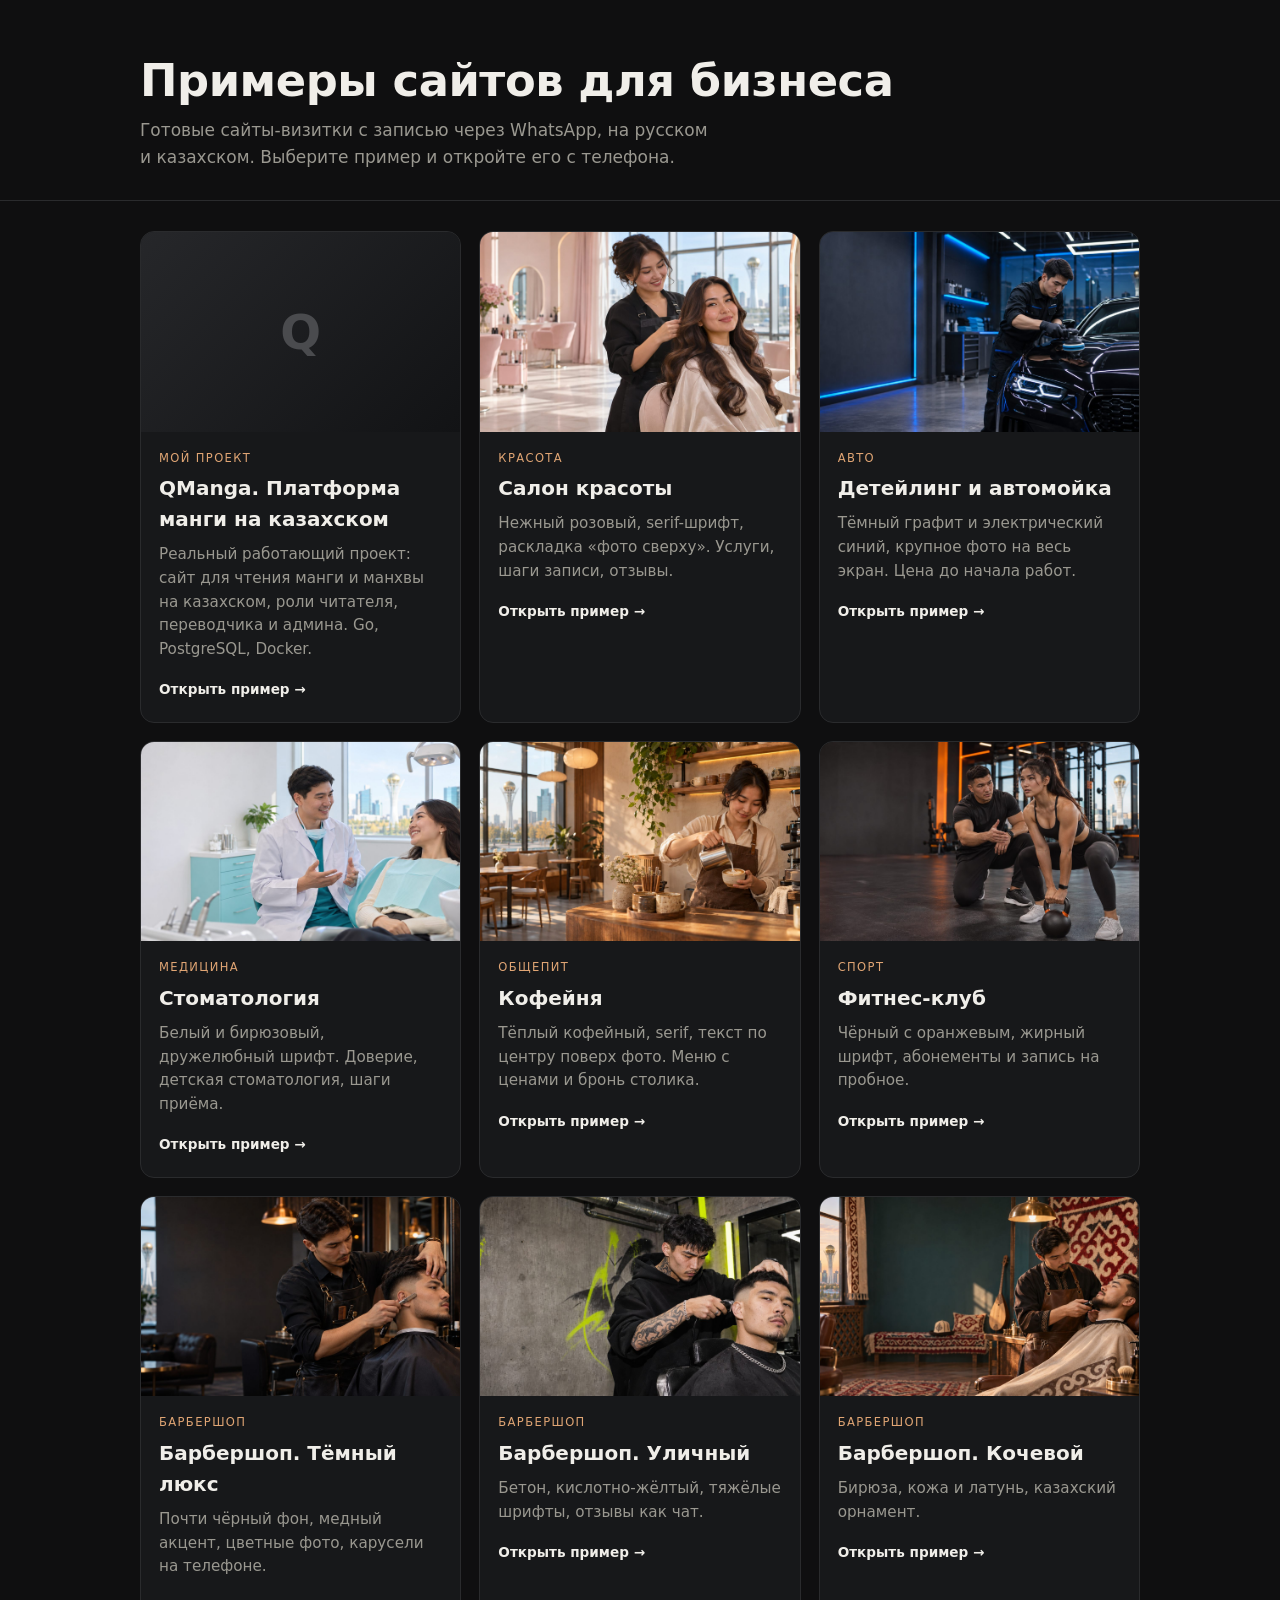
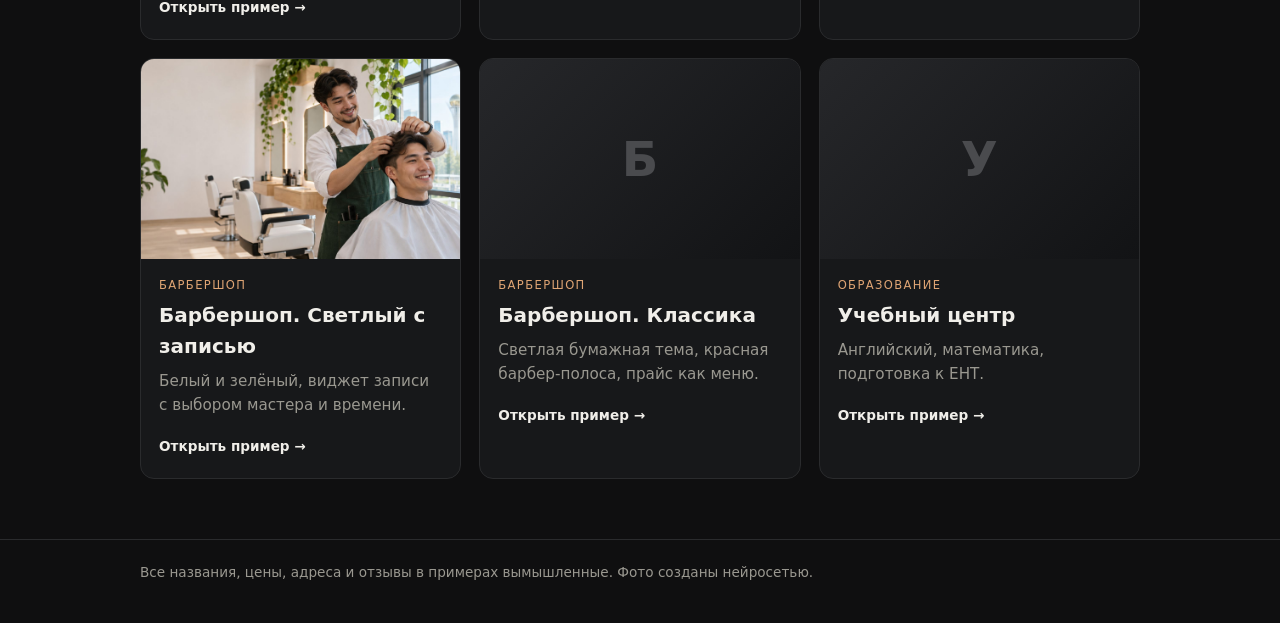
<file: index.html>
<!doctype html>
<html lang="ru"><head><meta charset="utf-8">
<meta name="viewport" content="width=device-width,initial-scale=1">
<meta name="theme-color" content="#0f0f10">
<title>Примеры сайтов для бизнеса в Астане</title>
<meta name="description" content="Примеры сайтов-визиток для малого бизнеса: барбершопы, салоны, учебные центры.">
<style>
:root{--bg:#0f0f10;--card:#17181a;--ink:#f0eee9;--mut:#9a9890;--line:#2a2b2d;--acc:#e0a574}
*{box-sizing:border-box}
body{margin:0;background:var(--bg);color:var(--ink);font:17px/1.55 system-ui,-apple-system,"Segoe UI",Roboto,Arial,sans-serif}
.wrap{max-width:1040px;margin:0 auto;padding:0 20px}
header{padding:56px 0 30px;border-bottom:1px solid var(--line)}
h1{font-size:clamp(1.8rem,6vw,2.8rem);line-height:1.1;margin:0 0 12px;font-weight:600;letter-spacing:-.01em}
header p{color:var(--mut);max-width:34em;margin:0}
.grid{display:grid;gap:18px;padding:30px 0 60px;grid-template-columns:1fr}
.card{display:block;background:var(--card);border:1px solid var(--line);border-radius:14px;overflow:hidden;color:inherit;text-decoration:none;transition:transform .2s,border-color .2s}
.card:hover{transform:translateY(-3px);border-color:#4a4b4e}
.th{aspect-ratio:16/10;background:linear-gradient(135deg,#26272a,#121315);display:flex;align-items:center;justify-content:center;font-size:3rem;font-weight:700;color:#4a4b4e}
.th img{width:100%;height:100%;object-fit:cover;display:block}
.b{padding:18px 18px 20px}
.tag{font-size:.72rem;letter-spacing:.12em;text-transform:uppercase;color:var(--acc)}
.b h2{font-size:1.25rem;margin:6px 0 8px;font-weight:600}
.b p{margin:0 0 14px;color:var(--mut);font-size:.95rem}
.go{font-size:.85rem;font-weight:600;color:var(--ink)}
footer{border-top:1px solid var(--line);padding:22px 0 40px;color:var(--mut);font-size:.85rem}
@media(min-width:640px){.grid{grid-template-columns:1fr 1fr}}
@media(min-width:960px){.grid{grid-template-columns:repeat(3,1fr)}}
</style></head><body>
<header><div class="wrap"><h1>Примеры сайтов для бизнеса</h1>
<p>Готовые сайты-визитки с записью через WhatsApp, на русском и казахском. Выберите пример и откройте его с телефона.</p></div></header>
<main class="wrap"><div class="grid" id="g"></div></main>
<footer><div class="wrap">Все названия, цены, адреса и отзывы в примерах вымышленные. Фото созданы нейросетью.</div></footer>
<script src="demos.js"></script>
<script>
(function(){
var g=document.getElementById('g');
function esc(s){return String(s==null?'':s).replace(/[&<>"]/g,function(c){return{'&':'&amp;','<':'&lt;','>':'&gt;','"':'&quot;'}[c]})}
g.innerHTML=(window.DEMOS||[]).map(function(d){
 return '<a class="card" href="'+esc(d.path)+'"><div class="th">'+(d.thumb?'<img loading="lazy" alt="" src="'+esc(d.thumb)+'">':esc((d.title||'?').charAt(0)))+'</div>'+
 '<div class="b"><div class="tag">'+esc(d.niche)+'</div><h2>'+esc(d.title)+'</h2><p>'+esc(d.desc)+'</p><span class="go">Открыть пример →</span></div></a>'}).join('');
})();
</script></body></html>
</file>
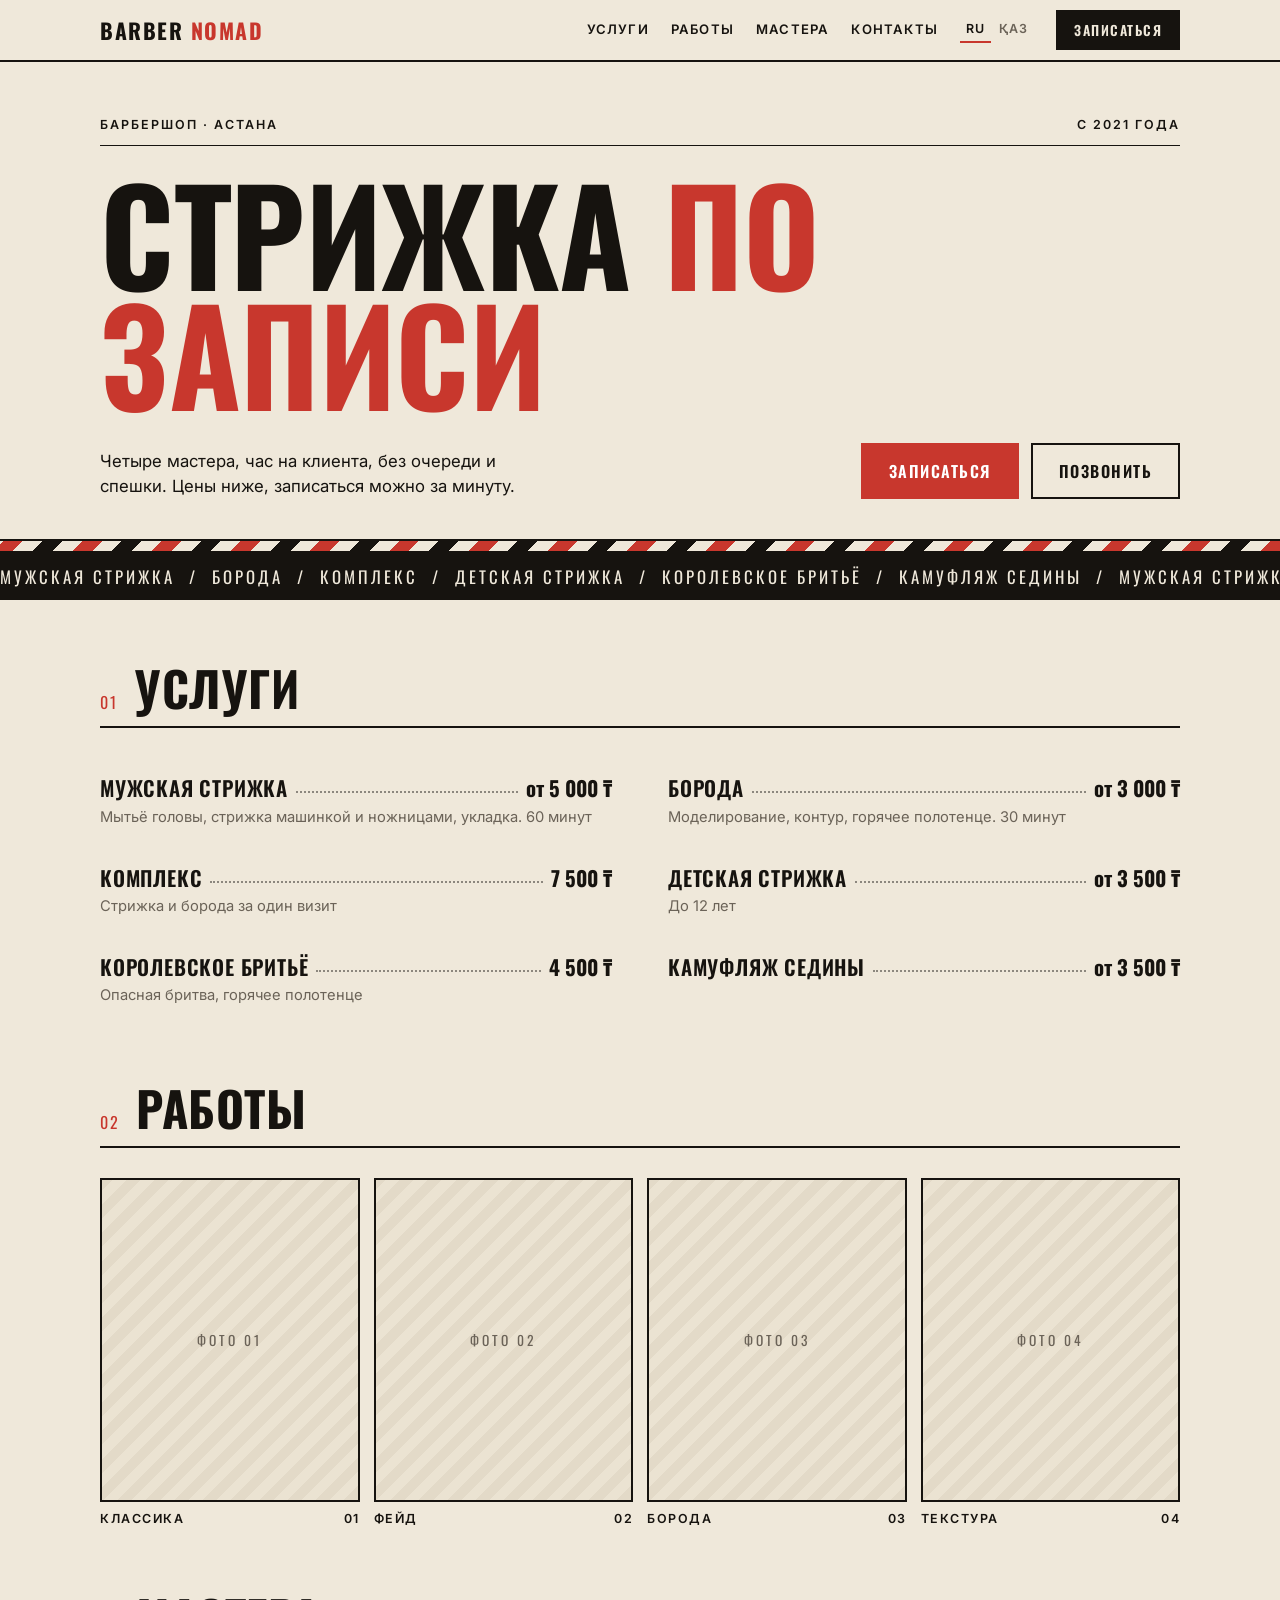
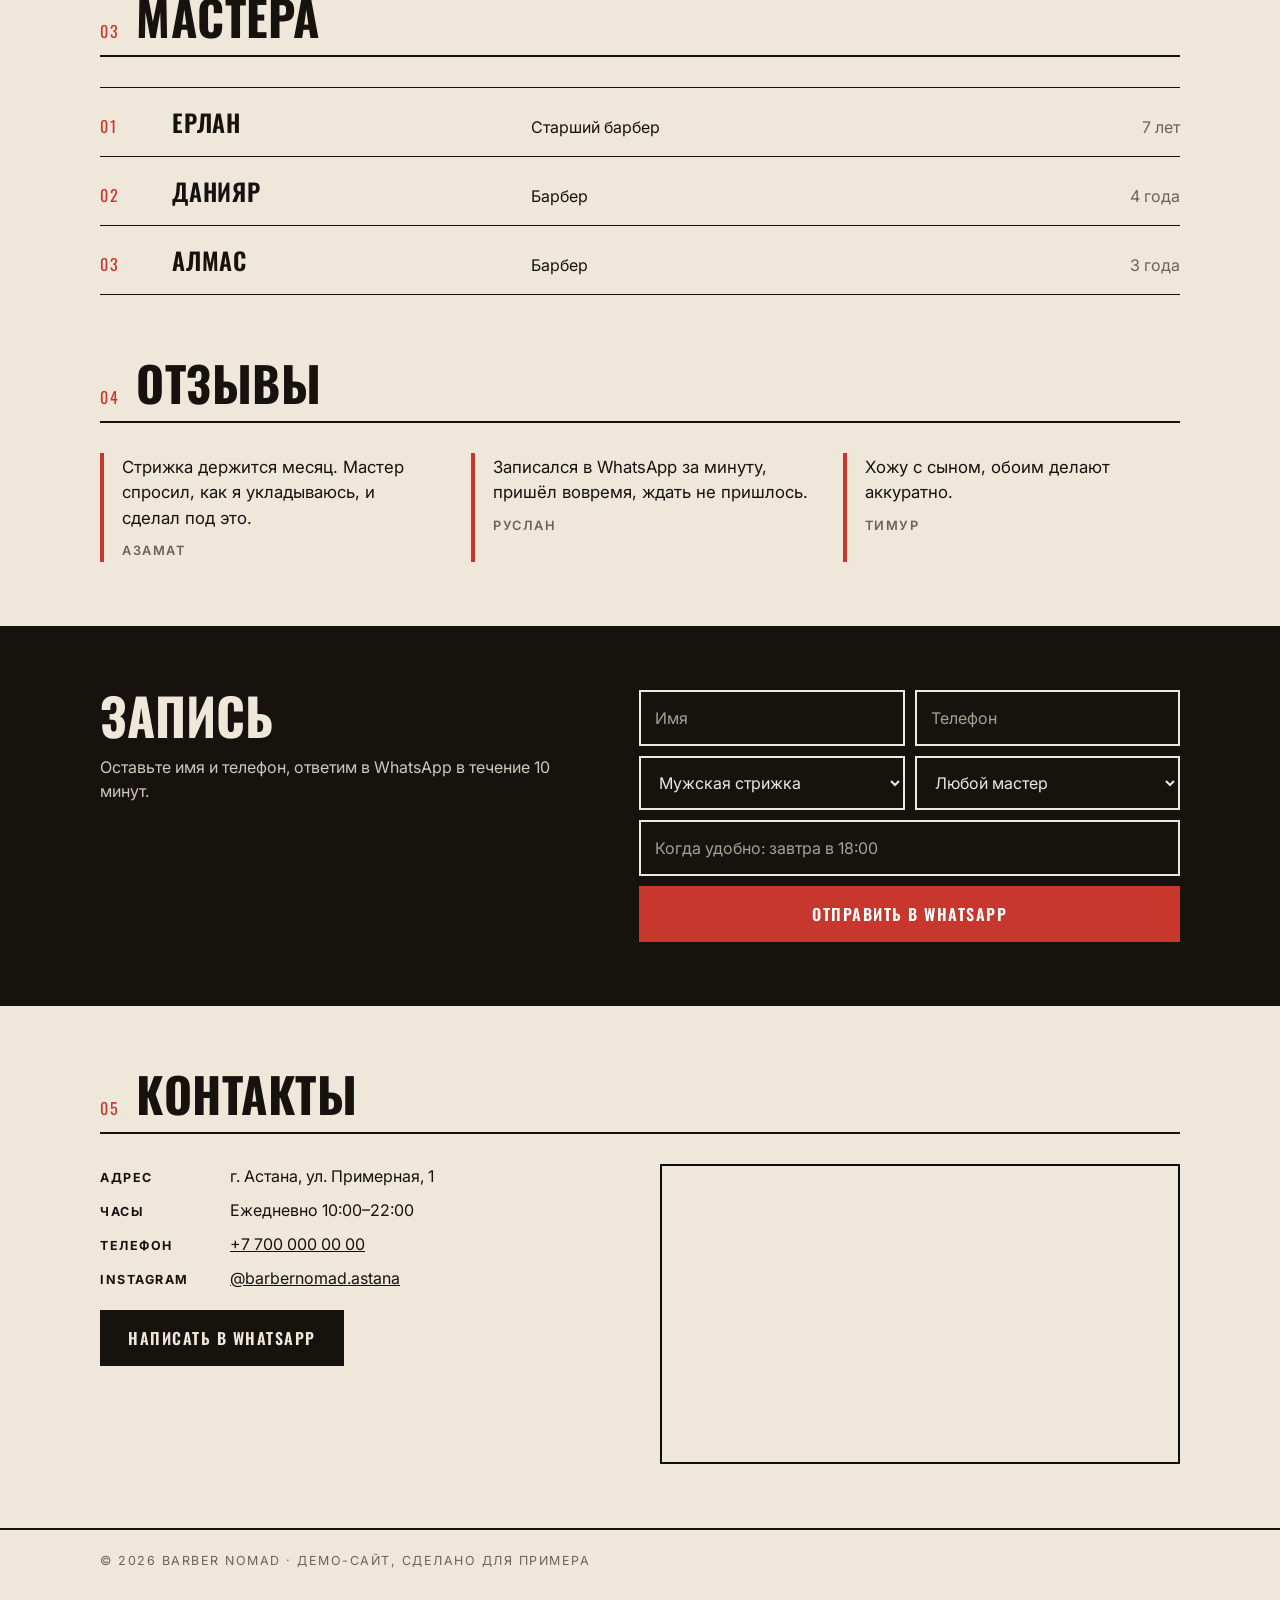
<file: barber-classic/index.html>
<!doctype html>
<html lang="ru"><head><meta charset="utf-8"><meta name="viewport" content="width=device-width,initial-scale=1">
<title>Barber Nomad</title>
<link rel="preconnect" href="https://fonts.googleapis.com"><link rel="preconnect" href="https://fonts.gstatic.com" crossorigin>
<link href="https://fonts.googleapis.com/css2?family=Inter:wght@400;600&family=Oswald:wght@500;600;700&display=swap&subset=cyrillic" rel="stylesheet">
<link rel="stylesheet" href="../style.css"></head>
<body><div id="app"></div>
<script>
/* ДЕМО: вымышленный барбершоп. Для клиента поменяй значения ниже.
   Фото: в gallery вместо заглушки укажи img:"photo1.jpg" (файл положи рядом).
   В headline знак | отделяет красную часть заголовка. */
window.SITE = {
  isDemo: true,
  name: "Barber Nomad", logoA: "Barber ", logoB: "Nomad", accent: "#c8372d",
  tagline: { ru: "Барбершоп · Астана", kk: "Барбершоп · Астана" },
  since: { ru: "С 2021 года", kk: "2021 жылдан бері" },
  headline: { ru: "Стрижка|по записи", kk: "Шаш қию|жазылумен" },
  sub: { ru: "Четыре мастера, час на клиента, без очереди и спешки. Цены ниже, записаться можно за минуту.", kk: "Төрт шебер, әр клиентке бір сағат, кезексіз және асықпай. Бағасы төменде, бір минутта жазылуға болады." },
  waText: { ru: "Здравствуйте! Хочу записаться на стрижку.", kk: "Сәлеметсіз бе! Шаш қиюға жазылғым келеді." },
  whatsapp: "77000000000", phone: "+7 700 000 00 00", phoneRaw: "+77000000000",
  instagram: "barbernomad.astana",
  /* bookUrl: "https://n123456.alteg.io",   <- если у барбершопа уже есть запись, вставь ссылку: кнопка «Записаться» откроет её */
  address: { ru: "г. Астана, ул. Примерная, 1", kk: "Астана қ., Үлгі көшесі, 1" },
  hours: { ru: "Ежедневно 10:00–22:00", kk: "Күн сайын 10:00–22:00" },
  mapEmbed: "https://www.openstreetmap.org/export/embed.html?bbox=71.40%2C51.12%2C71.46%2C51.15&layer=mapnik",
  services: [
    { name: { ru: "Мужская стрижка", kk: "Ерлер шаш қиюы" }, price: "5 000 ₸", priceFrom: true, desc: { ru: "Мытьё головы, стрижка машинкой и ножницами, укладка. 60 минут", kk: "Бас жуу, машинка мен қайшымен қию, сәндеу. 60 минут" } },
    { name: { ru: "Борода", kk: "Сақал" }, price: "3 000 ₸", priceFrom: true, desc: { ru: "Моделирование, контур, горячее полотенце. 30 минут", kk: "Пішін беру, контур, ыстық сүлгі. 30 минут" } },
    { name: { ru: "Комплекс", kk: "Кешен" }, price: "7 500 ₸", desc: { ru: "Стрижка и борода за один визит", kk: "Бір барғанда шаш қию және сақал" } },
    { name: { ru: "Детская стрижка", kk: "Балалар шаш қиюы" }, price: "3 500 ₸", priceFrom: true, desc: { ru: "До 12 лет", kk: "12 жасқа дейін" } },
    { name: { ru: "Королевское бритьё", kk: "Корольдік қырыну" }, price: "4 500 ₸", desc: { ru: "Опасная бритва, горячее полотенце", kk: "Қауіпті ұстара, ыстық сүлгі" } },
    { name: { ru: "Камуфляж седины", kk: "Ақ шашты бояу" }, price: "3 500 ₸", priceFrom: true }
  ],
  gallery: [
    { label: { ru: "Классика", kk: "Классика" } },
    { label: { ru: "Фейд", kk: "Фейд" } },
    { label: { ru: "Борода", kk: "Сақал" } },
    { label: { ru: "Текстура", kk: "Текстура" } }
  ],
  masters: [
    { name: "Ерлан", role: { ru: "Старший барбер", kk: "Аға барбер" }, exp: { ru: "7 лет", kk: "7 жыл" } },
    { name: "Данияр", role: { ru: "Барбер", kk: "Барбер" }, exp: { ru: "4 года", kk: "4 жыл" } },
    { name: "Алмас", role: { ru: "Барбер", kk: "Барбер" }, exp: { ru: "3 года", kk: "3 жыл" } }
  ],
  reviews: [
    { name: "Азамат", text: { ru: "Стрижка держится месяц. Мастер спросил, как я укладываюсь, и сделал под это.", kk: "Шашым бір ай формасын сақтайды. Шебер қалай жататынымды сұрап, соған лайықтап қиды." } },
    { name: "Руслан", text: { ru: "Записался в WhatsApp за минуту, пришёл вовремя, ждать не пришлось.", kk: "WhatsApp-пен бір минутта жазылдым, уақытында келдім, күтпедім." } },
    { name: "Тимур", text: { ru: "Хожу с сыном, обоим делают аккуратно.", kk: "Ұлыммен бірге барамыз, екеуімізге де ұқыпты жасайды." } }
  ]
};
</script>
<script src="../app.js"></script></body></html>
</file>
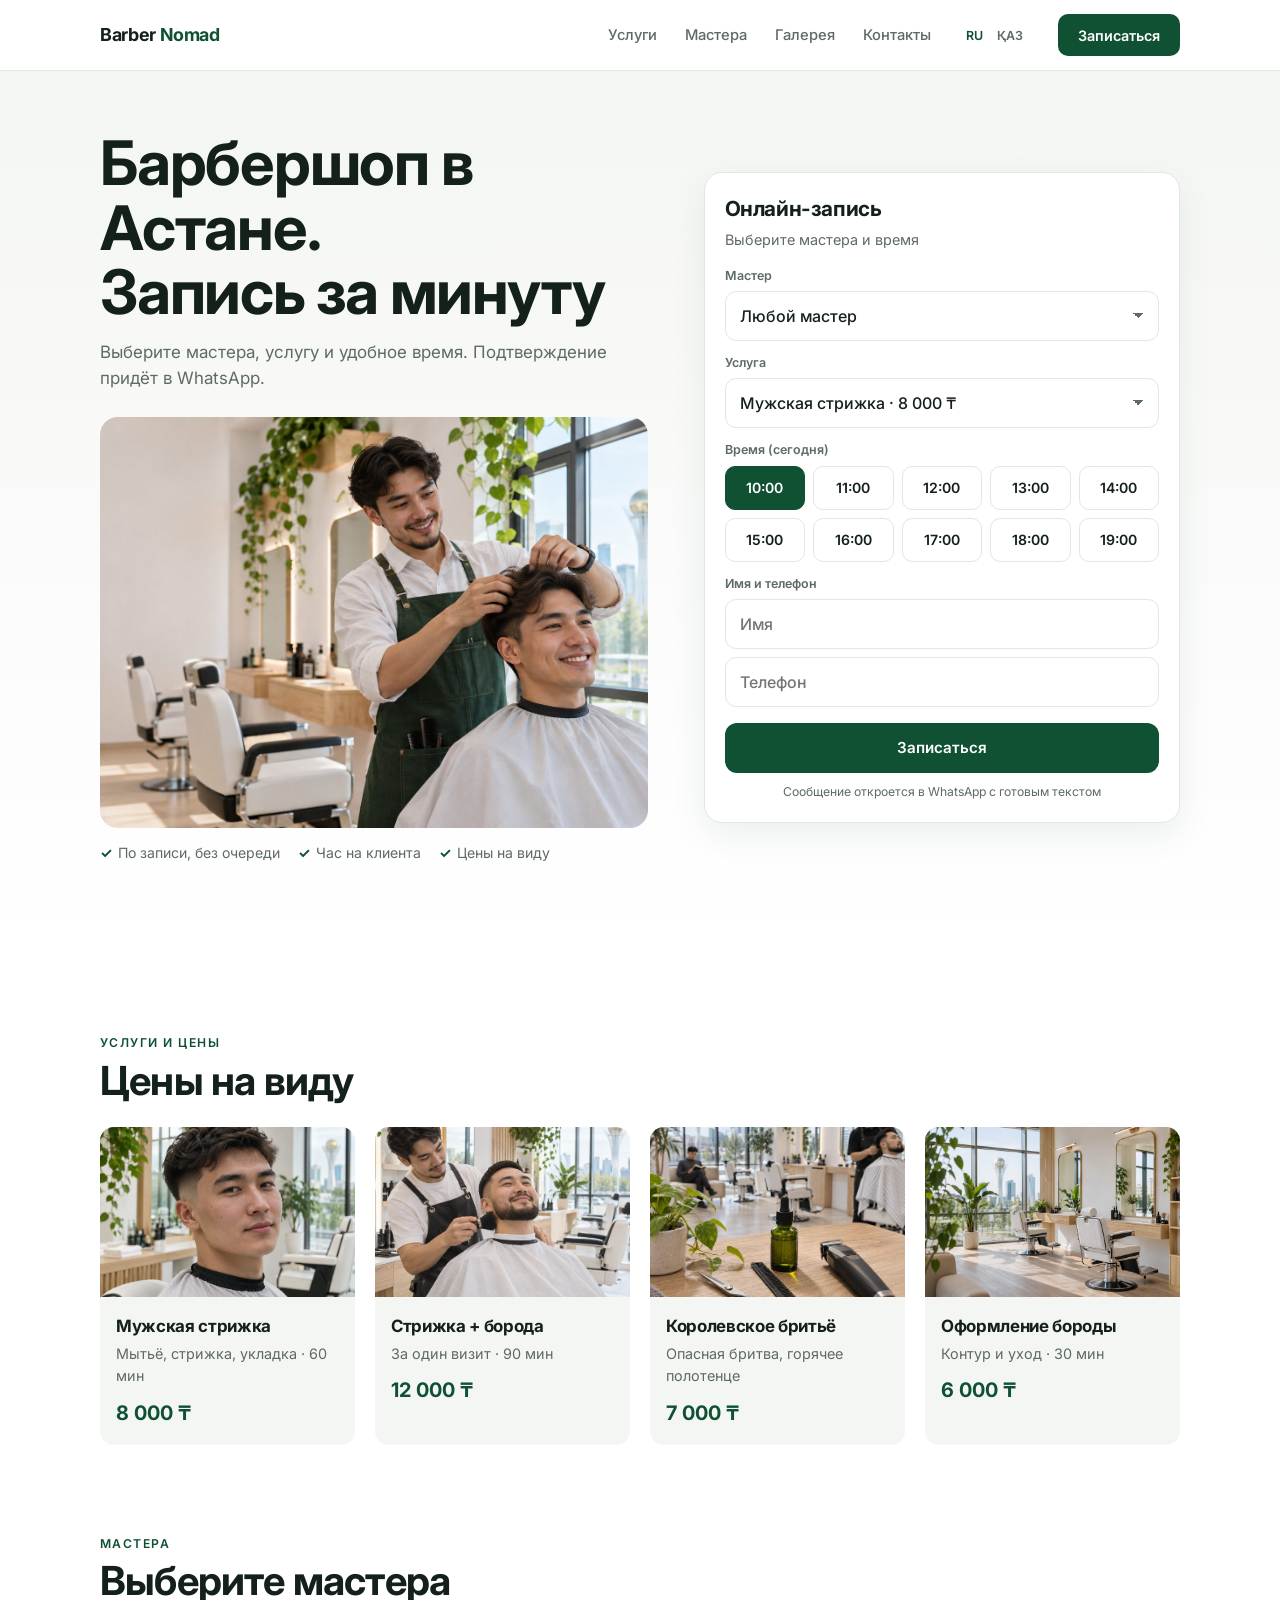
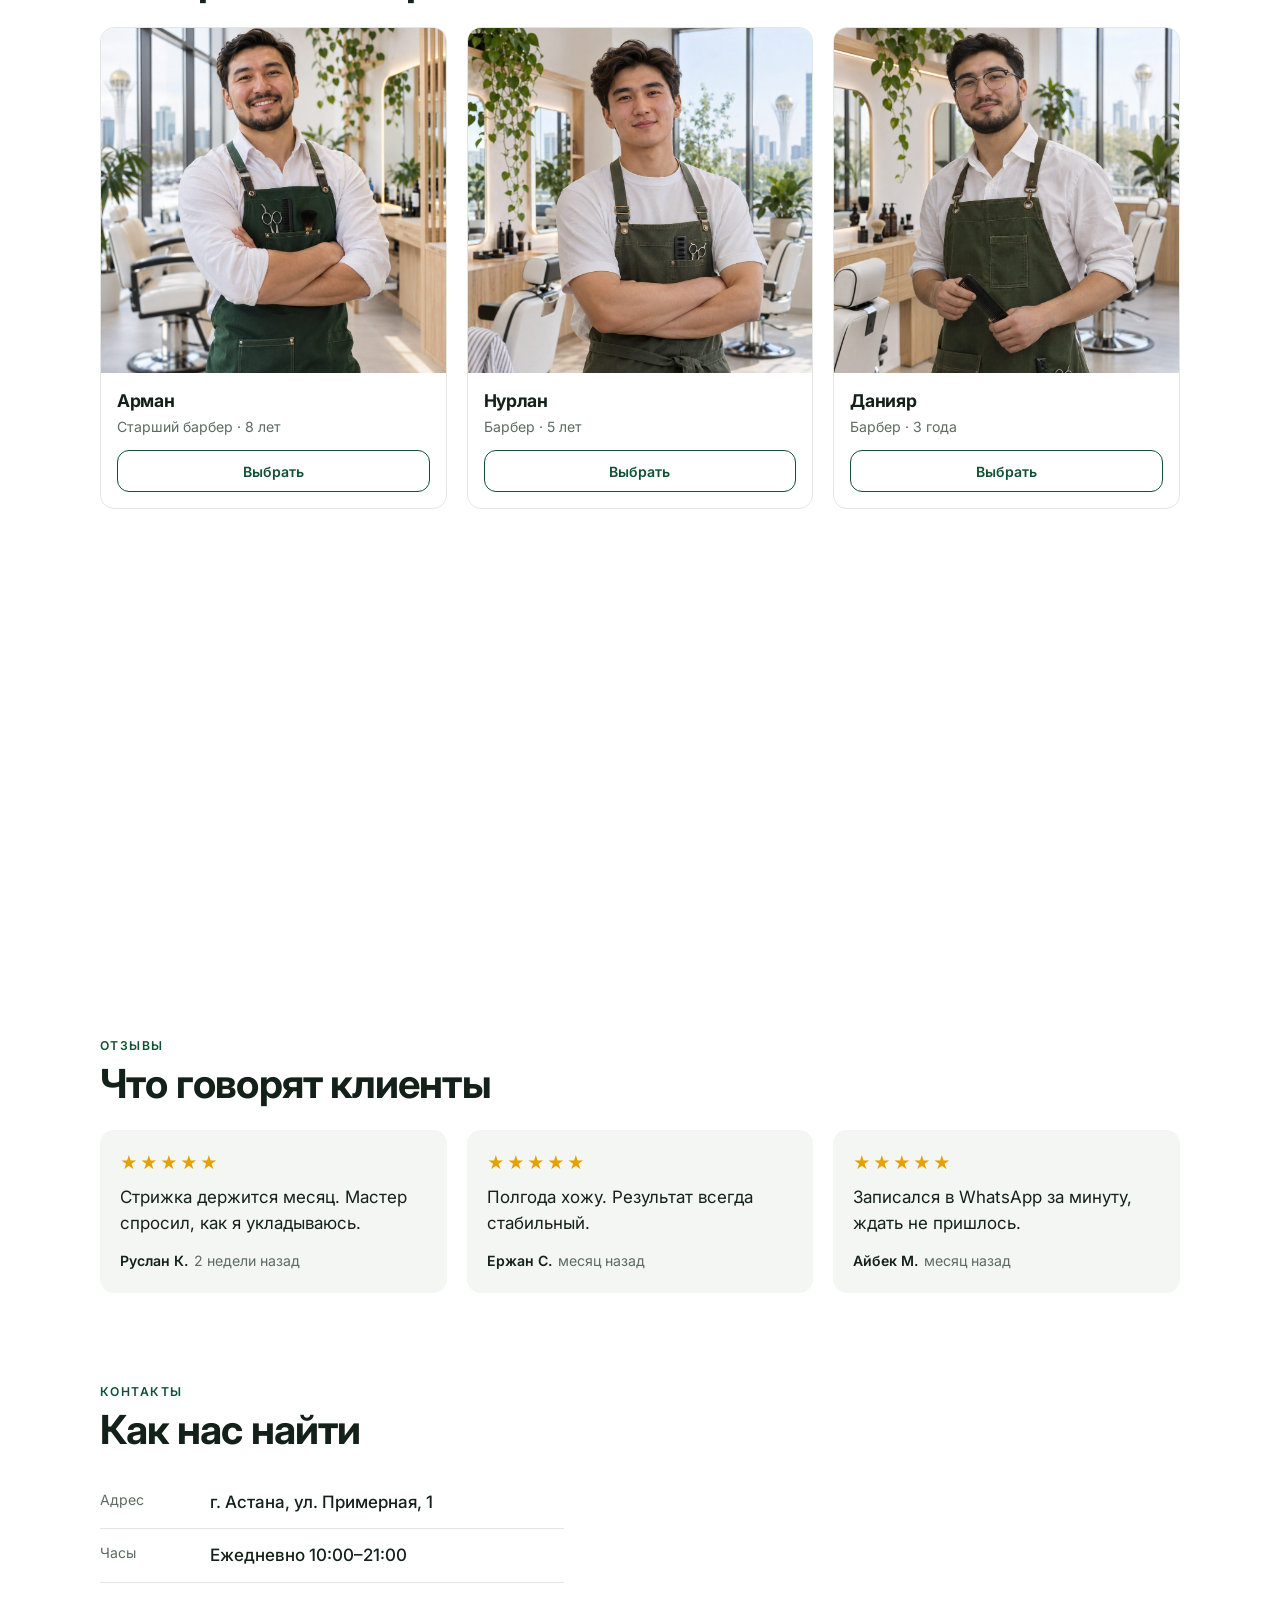
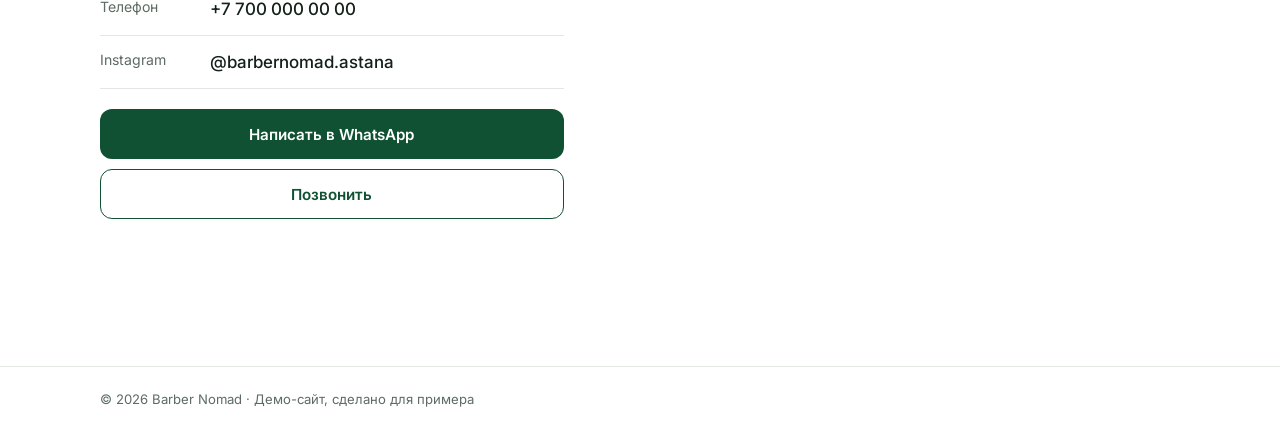
<file: barber-light/index.html>
<!doctype html>
<html lang="ru"><head><meta charset="utf-8">
<meta name="viewport" content="width=device-width,initial-scale=1,viewport-fit=cover">
<meta name="theme-color" content="#ffffff">
<title>Barber Nomad — барбершоп в Астане, онлайн-запись</title>
<link rel="preconnect" href="https://fonts.googleapis.com"><link rel="preconnect" href="https://fonts.gstatic.com" crossorigin>
<link href="https://fonts.googleapis.com/css2?family=Inter:wght@400;500;600;700&display=swap&subset=cyrillic" rel="stylesheet">
<style>
/* Light: светлый, зелёный, онлайн-запись с выбором времени. Mobile first */
:root{--bg:#ffffff;--soft:#f4f6f3;--ink:#14201a;--mut:#5d6b63;--g:#0f5132;--g2:#0b3d26;--line:#e2e7e2;--pad:18px;--bar:62px;--r:14px}
*{box-sizing:border-box;-webkit-tap-highlight-color:transparent}
html{scroll-behavior:smooth;scroll-padding-top:68px}
body{margin:0;background:var(--bg);color:var(--ink);font:400 16.5px/1.55 "Inter",system-ui,sans-serif;padding-bottom:calc(var(--bar) + env(safe-area-inset-bottom));-webkit-font-smoothing:antialiased}
a{color:inherit;text-decoration:none}img{display:block;max-width:100%;height:auto}
.wrap{padding:0 var(--pad);max-width:1160px;margin:0 auto}
h1,h2,h3{margin:0;letter-spacing:-.02em;font-weight:700}
header{position:sticky;top:0;z-index:30;background:rgba(255,255,255,.94);backdrop-filter:blur(10px);border-bottom:1px solid var(--line)}
header .wrap{display:flex;align-items:center;justify-content:space-between;height:60px}
.logo{font-weight:700;font-size:1.12rem;letter-spacing:-.02em;white-space:nowrap}.logo b{color:var(--g)}
nav{display:flex;align-items:center;gap:4px}nav .lk{display:none}
.lang button{background:none;border:0;color:var(--mut);font:600 .78rem "Inter";padding:12px 7px;cursor:pointer}.lang button.on{color:var(--g)}
.btn{display:inline-flex;align-items:center;justify-content:center;min-height:50px;padding:0 24px;background:var(--g);color:#fff;border:0;border-radius:12px;font:600 .95rem "Inter";cursor:pointer;transition:background .2s,transform .1s}
.btn:active{transform:scale(.98)}@media(hover:hover){.btn:hover{background:var(--g2)}}
.btn.o{background:#fff;color:var(--g);border:1.5px solid var(--g)}
header .btn{min-height:38px;padding:0 14px;font-size:.8rem;border-radius:10px}
/* hero + виджет записи */
.hero{padding:26px 0 44px;background:linear-gradient(180deg,var(--soft),#fff)}
.hero .tx h1{font-size:clamp(2.1rem,9vw,3.6rem);line-height:1.05;margin-bottom:14px}
.hero .tx p{color:var(--mut);margin:0 0 18px;max-width:30em}
.pic{border-radius:18px;overflow:hidden;margin:20px 0;aspect-ratio:4/3}.pic img{width:100%;height:100%;object-fit:cover;object-position:78% 35%}
.feat{display:flex;flex-wrap:wrap;gap:8px 18px;color:var(--mut);font-size:.88rem;margin-top:14px}.feat span:before{content:"✓";color:var(--g);font-weight:700;margin-right:6px}
.card{background:#fff;border:1px solid var(--line);border-radius:18px;padding:20px;box-shadow:0 12px 34px rgba(15,81,50,.08)}
.card h2{font-size:1.3rem;margin-bottom:4px}.card .sub{color:var(--mut);font-size:.9rem;margin:0 0 14px}
label{display:block;font-size:.78rem;font-weight:600;color:var(--mut);margin:12px 0 6px}
input,select{width:100%;min-height:50px;border:1.5px solid var(--line);border-radius:11px;padding:0 14px;background:#fff;color:var(--ink);font:500 16px "Inter";appearance:none;-webkit-appearance:none}
select{background-image:linear-gradient(45deg,transparent 50%,var(--mut) 50%),linear-gradient(135deg,var(--mut) 50%,transparent 50%);background-position:calc(100% - 20px) 21px,calc(100% - 15px) 21px;background-size:5px 5px;background-repeat:no-repeat;padding-right:36px}
input:focus,select:focus{outline:0;border-color:var(--g);box-shadow:0 0 0 3px rgba(15,81,50,.14)}
.slots{display:grid;grid-template-columns:repeat(4,1fr);gap:8px}
.slot{min-height:44px;border:1.5px solid var(--line);background:#fff;border-radius:10px;font:600 .88rem "Inter";color:var(--ink);cursor:pointer}
.slot.on{background:var(--g);border-color:var(--g);color:#fff}
.card .btn{width:100%;margin-top:16px}.note{font-size:.76rem;color:var(--mut);margin:10px 0 0;text-align:center}
/* sections */
section{padding:56px 0}
.hd{margin-bottom:24px}.hd small{display:block;font-size:.76rem;font-weight:600;letter-spacing:.12em;text-transform:uppercase;color:var(--g);margin-bottom:6px}.hd h2{font-size:clamp(1.7rem,6.6vw,2.5rem);line-height:1.1}
.snap{display:flex;gap:12px;overflow-x:auto;scroll-snap-type:x mandatory;margin:0 calc(var(--pad)*-1);padding:2px var(--pad) 10px;scrollbar-width:none}
.snap::-webkit-scrollbar{display:none}.snap>*{flex:0 0 78%;scroll-snap-align:start}
.sv{background:var(--soft);border-radius:var(--r);overflow:hidden;display:flex;flex-direction:column}
.sv img{width:100%;aspect-ratio:3/2;object-fit:cover}.sv div{padding:16px}.sv h3{font-size:1.06rem;margin-bottom:4px}.sv p{margin:0 0 10px;color:var(--mut);font-size:.9rem}.sv b{color:var(--g);font-size:1.25rem}
.gal img{width:100%;aspect-ratio:1/1;object-fit:cover;border-radius:var(--r)}
.mc{background:#fff;border:1px solid var(--line);border-radius:var(--r);overflow:hidden}
.mc img{width:100%;aspect-ratio:1/1;object-fit:cover;object-position:50% 20%}.mc div{padding:14px 16px 16px}.mc h3{font-size:1.1rem}.mc p{margin:2px 0 12px;color:var(--mut);font-size:.88rem}
.mc .btn{min-height:42px;width:100%;font-size:.88rem}
.rv2{background:var(--soft);border-radius:var(--r);padding:20px}.stars{color:#e5a100;letter-spacing:2px}.rv2 p{margin:8px 0 10px}.rv2 cite{font-style:normal;font-weight:600;font-size:.88rem}.rv2 small{color:var(--mut);margin-left:6px}
.ct dl{margin:0}.ct dl div{display:flex;gap:14px;padding:13px 0;border-bottom:1px solid var(--line)}.ct dt{flex:0 0 96px;color:var(--mut);font-size:.88rem}.ct dd{margin:0;font-weight:500}
.ct .btns{display:grid;gap:10px;margin:20px 0}
.map iframe{display:block;width:100%;height:280px;border:0;border-radius:var(--r)}
footer{border-top:1px solid var(--line);padding:22px 0 26px;color:var(--mut);font-size:.82rem}
.bar{position:fixed;inset:auto 0 0 0;z-index:40;display:flex;gap:8px;padding:8px 12px calc(8px + env(safe-area-inset-bottom));background:rgba(255,255,255,.97);border-top:1px solid var(--line)}
.bar .btn{flex:1;min-height:46px}
.rv{opacity:0;transform:translateY(14px);transition:opacity .6s,transform .6s}.rv.in{opacity:1;transform:none}
@media(prefers-reduced-motion:reduce){.rv{opacity:1;transform:none;transition:none}html{scroll-behavior:auto}}
@media(min-width:700px){:root{--pad:30px}body{font-size:17px}.snap>*{flex-basis:42%}.slots{grid-template-columns:repeat(5,1fr)}}
@media(min-width:1000px){
 :root{--pad:40px}body{padding-bottom:0}header .wrap{height:70px}nav{gap:28px}nav .lk{display:block;font-weight:500;font-size:.92rem;color:var(--mut)}nav .lk:hover{color:var(--g)}header .btn{min-height:42px;padding:0 20px;font-size:.9rem}.bar{display:none}
 .hero{padding:60px 0 80px}.hero .wrap{display:grid;grid-template-columns:1.15fr 1fr;gap:56px;align-items:center}.hero .tx h1{font-size:clamp(3rem,4.8vw,4.2rem)}.pic{margin:26px 0 0}
 section{padding:90px 0}
 .snap{display:grid;overflow:visible;margin:0;padding:0;gap:20px}.snap>*{flex:initial}
 .sv4{grid-template-columns:repeat(4,1fr)}.gal{grid-template-columns:repeat(4,1fr)}.team{grid-template-columns:repeat(3,1fr)}.rv3{grid-template-columns:repeat(3,1fr)}
 .ctg{display:grid;grid-template-columns:1fr 1.2fr;gap:60px;align-items:start}.map iframe{height:400px}
}
</style></head><body>
<header id="hd"><div class="wrap">
 <a class="logo" href="#top">Barber <b>Nomad</b></a>
 <nav><a class="lk" href="#price" data-kk="Қызметтер">Услуги</a><a class="lk" href="#team" data-kk="Шеберлер">Мастера</a><a class="lk" href="#work" data-kk="Галерея">Галерея</a><a class="lk" href="#contacts" data-kk="Байланыс">Контакты</a>
 <span class="lang"><button data-l="ru" class="on">RU</button><button data-l="kk">ҚАЗ</button></span><a class="btn" href="#book" data-kk="Жазылу">Записаться</a></nav>
</div></header>

<main id="top">
<div class="hero"><div class="wrap">
 <div class="tx"><h1 data-kk="Барбершоп Астанада.<br>Жазылу бір минутта">Барбершоп в Астане.<br>Запись за минуту</h1>
 <p data-kk="Мастерді, қызметті және ыңғайлы уақытты таңдаңыз. Растауды WhatsApp-қа аласыз.">Выберите мастера, услугу и удобное время. Подтверждение придёт в WhatsApp.</p>
 <div class="pic"><img src="img/hero.jpg" width="1672" height="941" alt="Барбер оформляет висок клиенту" fetchpriority="high"></div>
 <div class="feat"><span data-kk="Жазылумен, кезексіз">По записи, без очереди</span><span data-kk="Әр клиентке бір сағат">Час на клиента</span><span data-kk="Бағалар ашық">Цены на виду</span></div></div>

 <div class="card" id="book"><h2 data-kk="Онлайн-жазылу">Онлайн-запись</h2><p class="sub" data-kk="Мастерді және уақытты таңдаңыз">Выберите мастера и время</p>
  <form id="bf" novalidate>
   <label data-kk="Мастер">Мастер</label><select name="m" aria-label="Мастер"><option value="">Любой мастер</option><option>Арман</option><option>Нурлан</option><option>Данияр</option></select>
   <label data-kk="Қызмет">Услуга</label><select name="s" aria-label="Услуга"><option>Мужская стрижка · 8 000 ₸</option><option>Стрижка + борода · 12 000 ₸</option><option>Королевское бритьё · 7 000 ₸</option><option>Оформление бороды · 6 000 ₸</option><option>Детская стрижка · 5 000 ₸</option></select>
   <label data-kk="Уақыт (бүгін)">Время (сегодня)</label>
   <div class="slots"><button type="button" class="slot on">10:00</button><button type="button" class="slot">11:00</button><button type="button" class="slot">12:00</button><button type="button" class="slot">13:00</button><button type="button" class="slot">14:00</button><button type="button" class="slot">15:00</button><button type="button" class="slot">16:00</button><button type="button" class="slot">17:00</button><button type="button" class="slot">18:00</button><button type="button" class="slot">19:00</button></div>
   <input type="hidden" name="w" value="10:00">
   <label data-kk="Аты және телефон">Имя и телефон</label>
   <input name="n" required autocomplete="name" placeholder="Имя" data-ph-kk="Аты" style="margin-bottom:8px"><input name="p" required type="tel" inputmode="tel" autocomplete="tel" placeholder="Телефон" data-ph-kk="Телефон">
   <button class="btn" type="submit" data-kk="Жазылу">Записаться</button>
   <p class="note" data-kk="Хабарлама WhatsApp-та дайын мәтінмен ашылады">Сообщение откроется в WhatsApp с готовым текстом</p>
  </form></div>
</div></div>

<section id="price"><div class="wrap rv"><div class="hd"><small data-kk="Қызметтер және бағалар">Услуги и цены</small><h2 data-kk="Бағалар ашық">Цены на виду</h2></div>
 <div class="snap sv4">
  <div class="sv"><img src="img/g2.jpg" width="1254" height="1254" alt="Мужская стрижка" loading="lazy"><div><h3 data-kk="Ерлер шаш қиюы">Мужская стрижка</h3><p data-kk="Жуу, қию, сәндеу · 60 мин">Мытьё, стрижка, укладка · 60 мин</p><b>8 000 ₸</b></div></div>
  <div class="sv"><img src="img/g4.jpg" width="1254" height="1254" alt="Стрижка и борода" loading="lazy"><div><h3 data-kk="Шаш + сақал">Стрижка + борода</h3><p data-kk="Бір барғанда · 90 мин">За один визит · 90 мин</p><b>12 000 ₸</b></div></div>
  <div class="sv"><img src="img/g3.jpg" width="1254" height="1254" alt="Королевское бритьё" loading="lazy"><div><h3 data-kk="Корольдік қырыну">Королевское бритьё</h3><p data-kk="Қауіпті ұстара, ыстық сүлгі">Опасная бритва, горячее полотенце</p><b>7 000 ₸</b></div></div>
  <div class="sv"><img src="img/g1.jpg" width="1536" height="1024" alt="Оформление бороды" loading="lazy" style="object-position:30% 50%"><div><h3 data-kk="Сақалға пішін беру">Оформление бороды</h3><p data-kk="Контур және күтім · 30 мин">Контур и уход · 30 мин</p><b>6 000 ₸</b></div></div>
 </div></div></section>

<section id="team" style="padding-top:0"><div class="wrap rv"><div class="hd"><small data-kk="Шеберлер">Мастера</small><h2 data-kk="Шеберіңізді таңдаңыз">Выберите мастера</h2></div>
 <div class="snap team">
  <div class="mc"><img src="img/m1.jpg" width="1122" height="1402" alt="Арман" loading="lazy"><div><h3>Арман</h3><p data-kk="Аға барбер · 8 жыл">Старший барбер · 8 лет</p><button class="btn o" data-pick="Арман" data-kk="Таңдау">Выбрать</button></div></div>
  <div class="mc"><img src="img/m2.jpg" width="1122" height="1402" alt="Нурлан" loading="lazy"><div><h3>Нурлан</h3><p data-kk="Барбер · 5 жыл">Барбер · 5 лет</p><button class="btn o" data-pick="Нурлан" data-kk="Таңдау">Выбрать</button></div></div>
  <div class="mc"><img src="img/m3.jpg" width="1122" height="1402" alt="Данияр" loading="lazy"><div><h3>Данияр</h3><p data-kk="Барбер · 3 жыл">Барбер · 3 года</p><button class="btn o" data-pick="Данияр" data-kk="Таңдау">Выбрать</button></div></div>
 </div></div></section>

<section id="work" style="padding-top:0"><div class="wrap rv"><div class="hd"><small data-kk="Галерея">Галерея</small><h2 data-kk="Біздің атмосфера">Атмосфера Barber Nomad</h2></div>
 <div class="snap gal">
  <div><img src="img/g1.jpg" width="1536" height="1024" alt="Зал" loading="lazy"></div>
  <div><img src="img/g2.jpg" width="1254" height="1254" alt="Фейд" loading="lazy"></div>
  <div><img src="img/g3.jpg" width="1254" height="1254" alt="Инструменты" loading="lazy"></div>
  <div><img src="img/g4.jpg" width="1254" height="1254" alt="Результат" loading="lazy"></div>
 </div></div></section>

<section id="reviews" style="padding-top:0"><div class="wrap rv"><div class="hd"><small data-kk="Пікірлер">Отзывы</small><h2 data-kk="Клиенттер не дейді">Что говорят клиенты</h2></div>
 <div class="snap rv3">
  <div class="rv2"><div class="stars">★★★★★</div><p data-kk="Шашым бір ай формасын сақтайды. Шебер қалай жататынымды сұрады.">Стрижка держится месяц. Мастер спросил, как я укладываюсь.</p><cite>Руслан К.</cite><small data-kk="2 апта бұрын">2 недели назад</small></div>
  <div class="rv2"><div class="stars">★★★★★</div><p data-kk="Жарты жылдан бері барамын. Нәтиже әрқашан тұрақты.">Полгода хожу. Результат всегда стабильный.</p><cite>Ержан С.</cite><small data-kk="ай бұрын">месяц назад</small></div>
  <div class="rv2"><div class="stars">★★★★★</div><p data-kk="WhatsApp арқылы бір минутта жазылдым, күтпедім.">Записался в WhatsApp за минуту, ждать не пришлось.</p><cite>Айбек М.</cite><small data-kk="ай бұрын">месяц назад</small></div>
 </div></div></section>

<section id="contacts" style="padding-top:0"><div class="wrap rv"><div class="hd"><small data-kk="Байланыс">Контакты</small><h2 data-kk="Қалай табуға болады">Как нас найти</h2></div>
 <div class="ctg"><div class="ct"><dl>
  <div><dt data-kk="Мекенжай">Адрес</dt><dd data-kk="Астана қ., Үлгі көшесі, 1">г. Астана, ул. Примерная, 1</dd></div>
  <div><dt data-kk="Уақыты">Часы</dt><dd data-kk="Күн сайын 10:00–21:00">Ежедневно 10:00–21:00</dd></div>
  <div><dt data-kk="Телефон">Телефон</dt><dd><a href="tel:+77000000000">+7 700 000 00 00</a></dd></div>
  <div><dt>Instagram</dt><dd><a href="https://instagram.com/barbernomad.astana" target="_blank" rel="noopener">@barbernomad.astana</a></dd></div></dl>
  <div class="btns"><a class="btn" href="https://wa.me/77000000000" target="_blank" rel="noopener" data-kk="WhatsApp-қа жазу">Написать в WhatsApp</a><a class="btn o" href="tel:+77000000000" data-kk="Қоңырау шалу">Позвонить</a></div></div>
  <div class="map"><iframe title="Карта" loading="lazy" src="https://www.openstreetmap.org/export/embed.html?bbox=71.40%2C51.12%2C71.46%2C51.15&layer=mapnik"></iframe></div></div>
</div></section>
</main>
<footer><div class="wrap">© 2026 Barber Nomad · <span data-kk="Демо-сайт, мысал ретінде жасалған">Демо-сайт, сделано для примера</span></div></footer>
<div class="bar"><a class="btn" href="#book" data-kk="Жазылу">Записаться</a><a class="btn o" href="https://wa.me/77000000000" target="_blank" rel="noopener">WhatsApp</a></div>
<script src="../barber-common.js"></script>
</body></html>
</file>
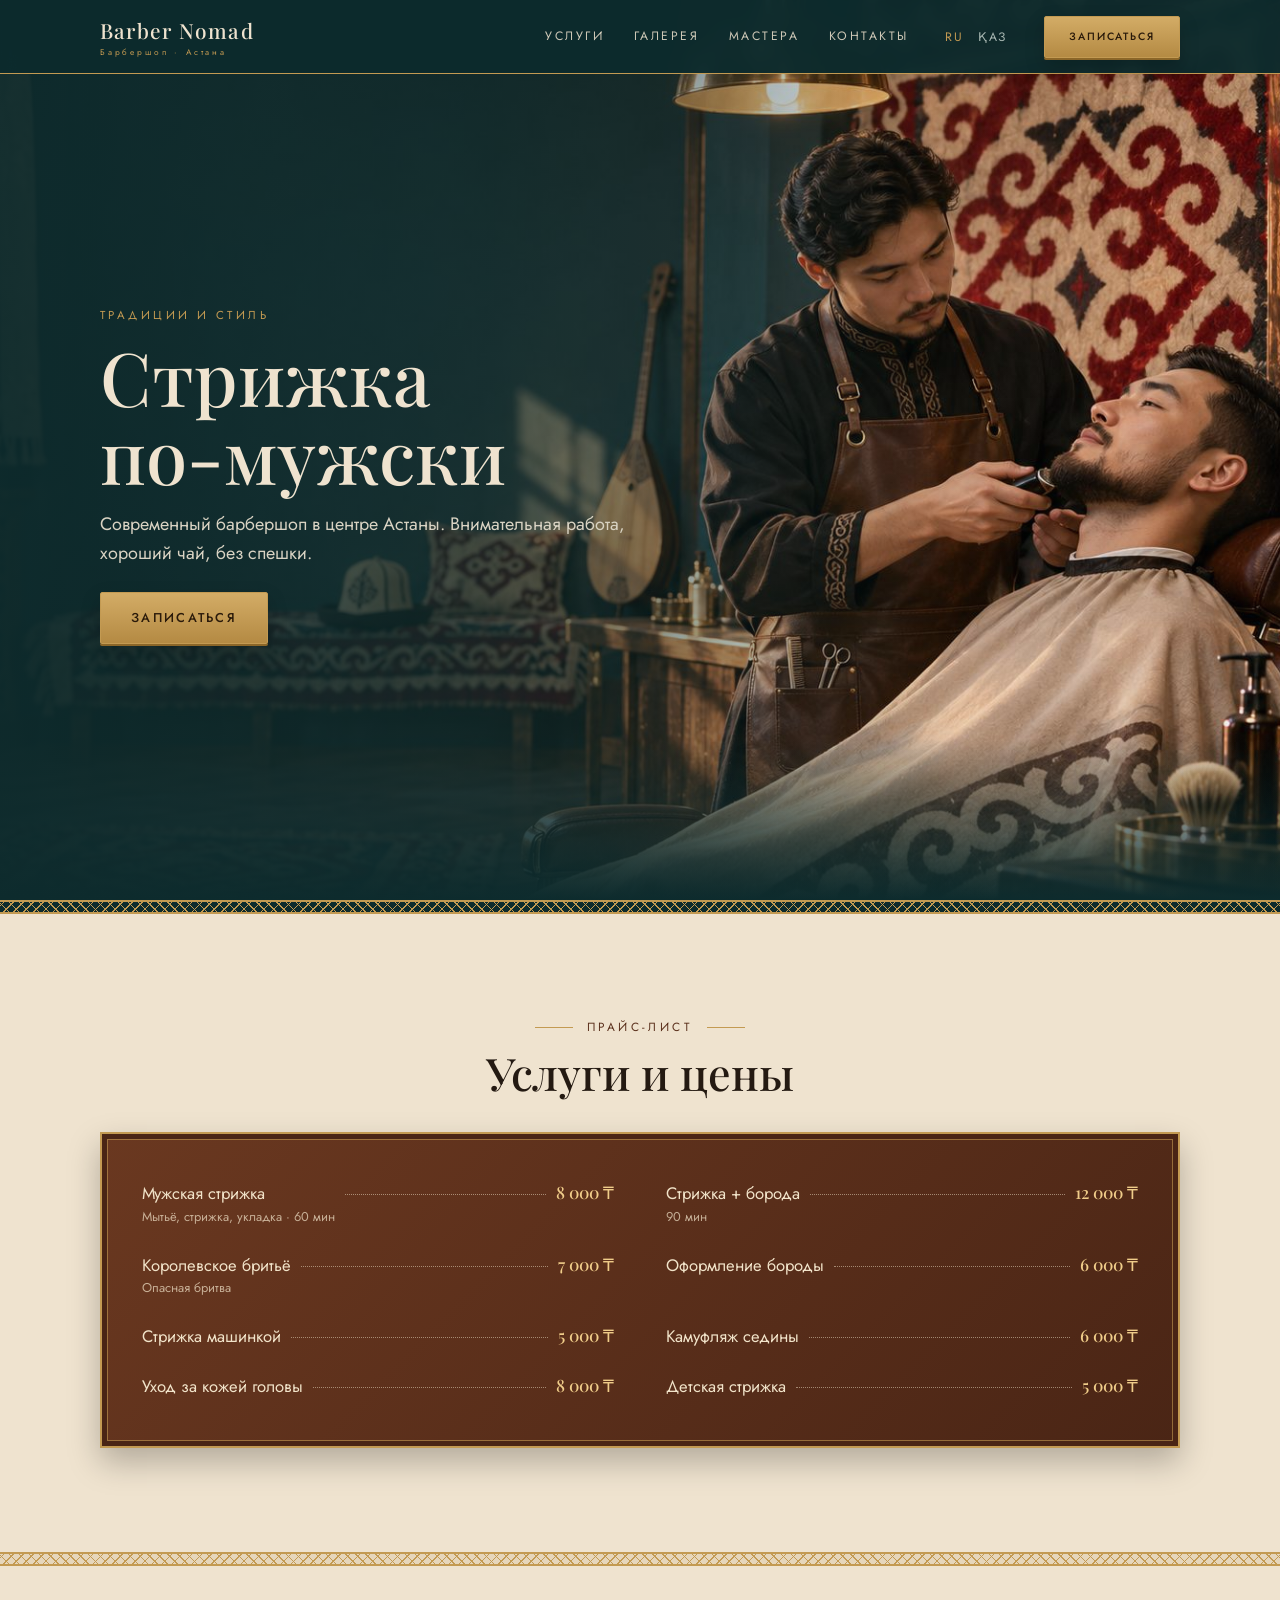
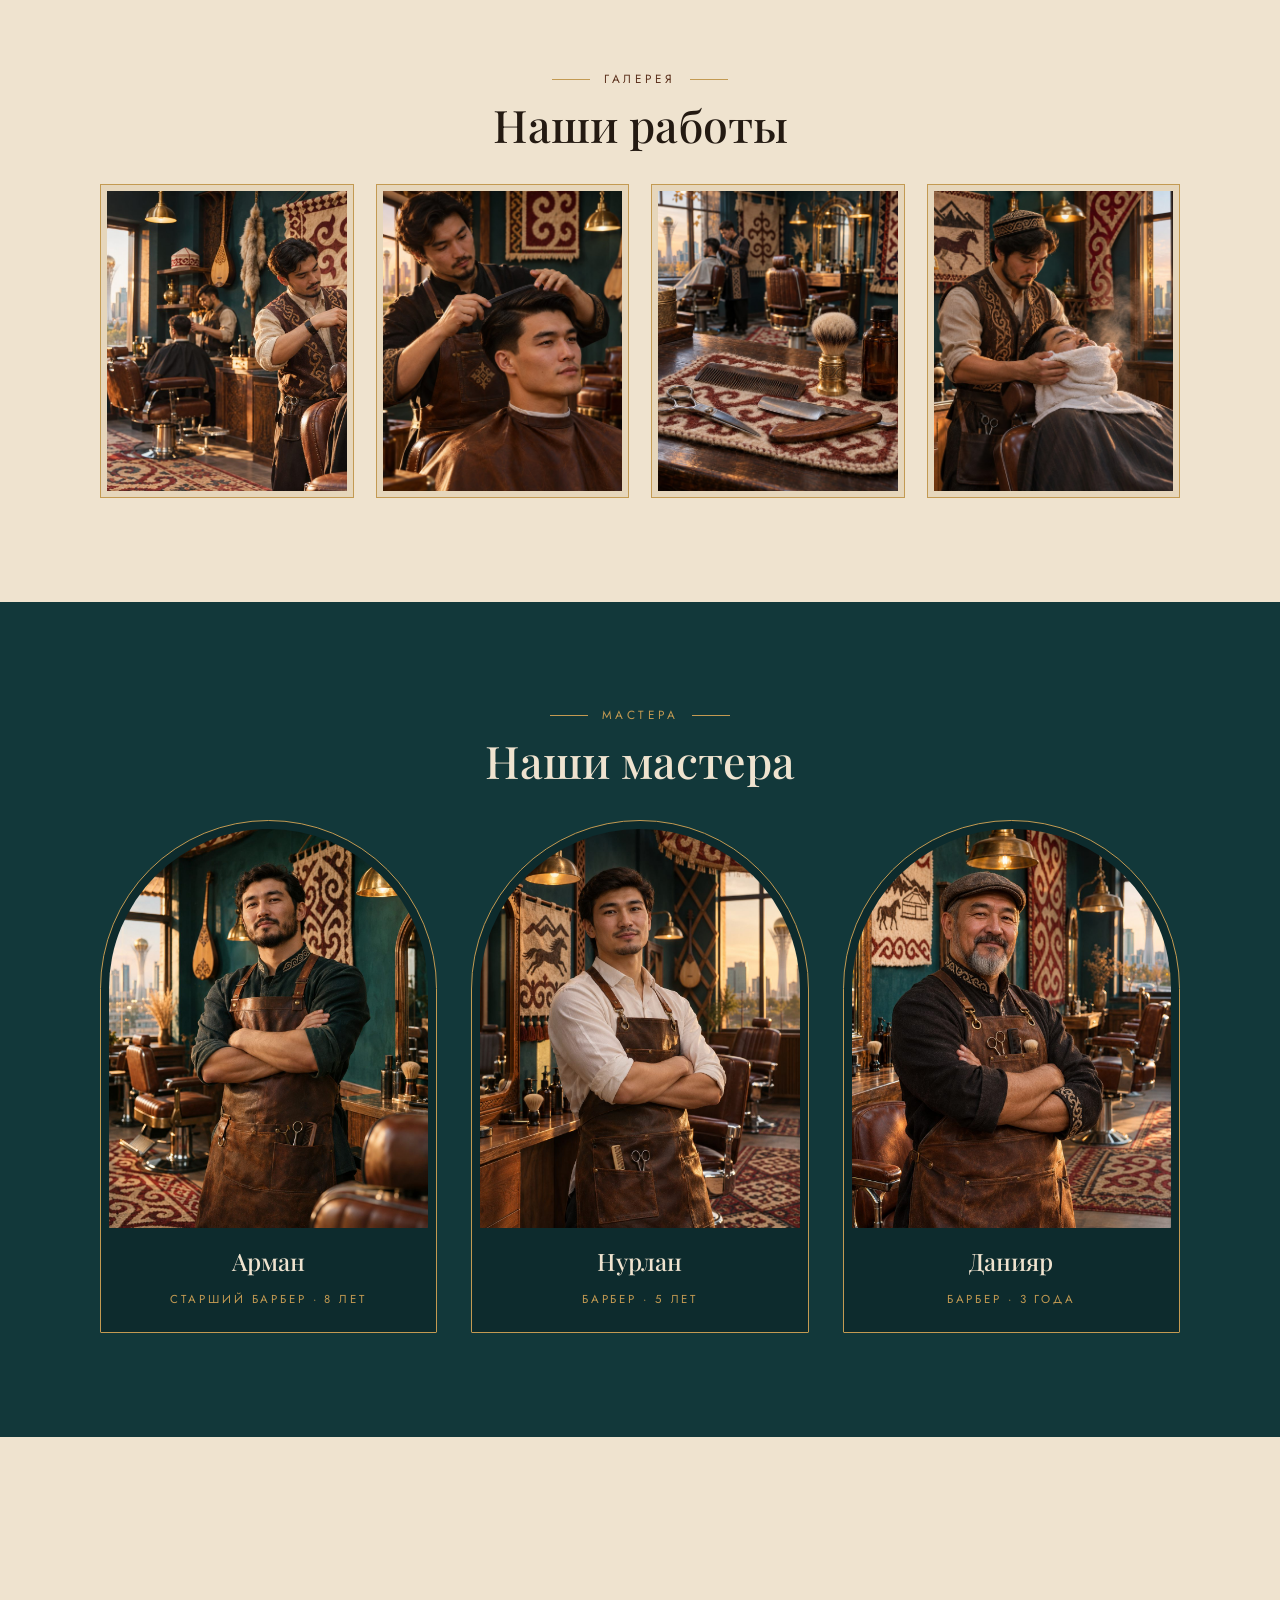
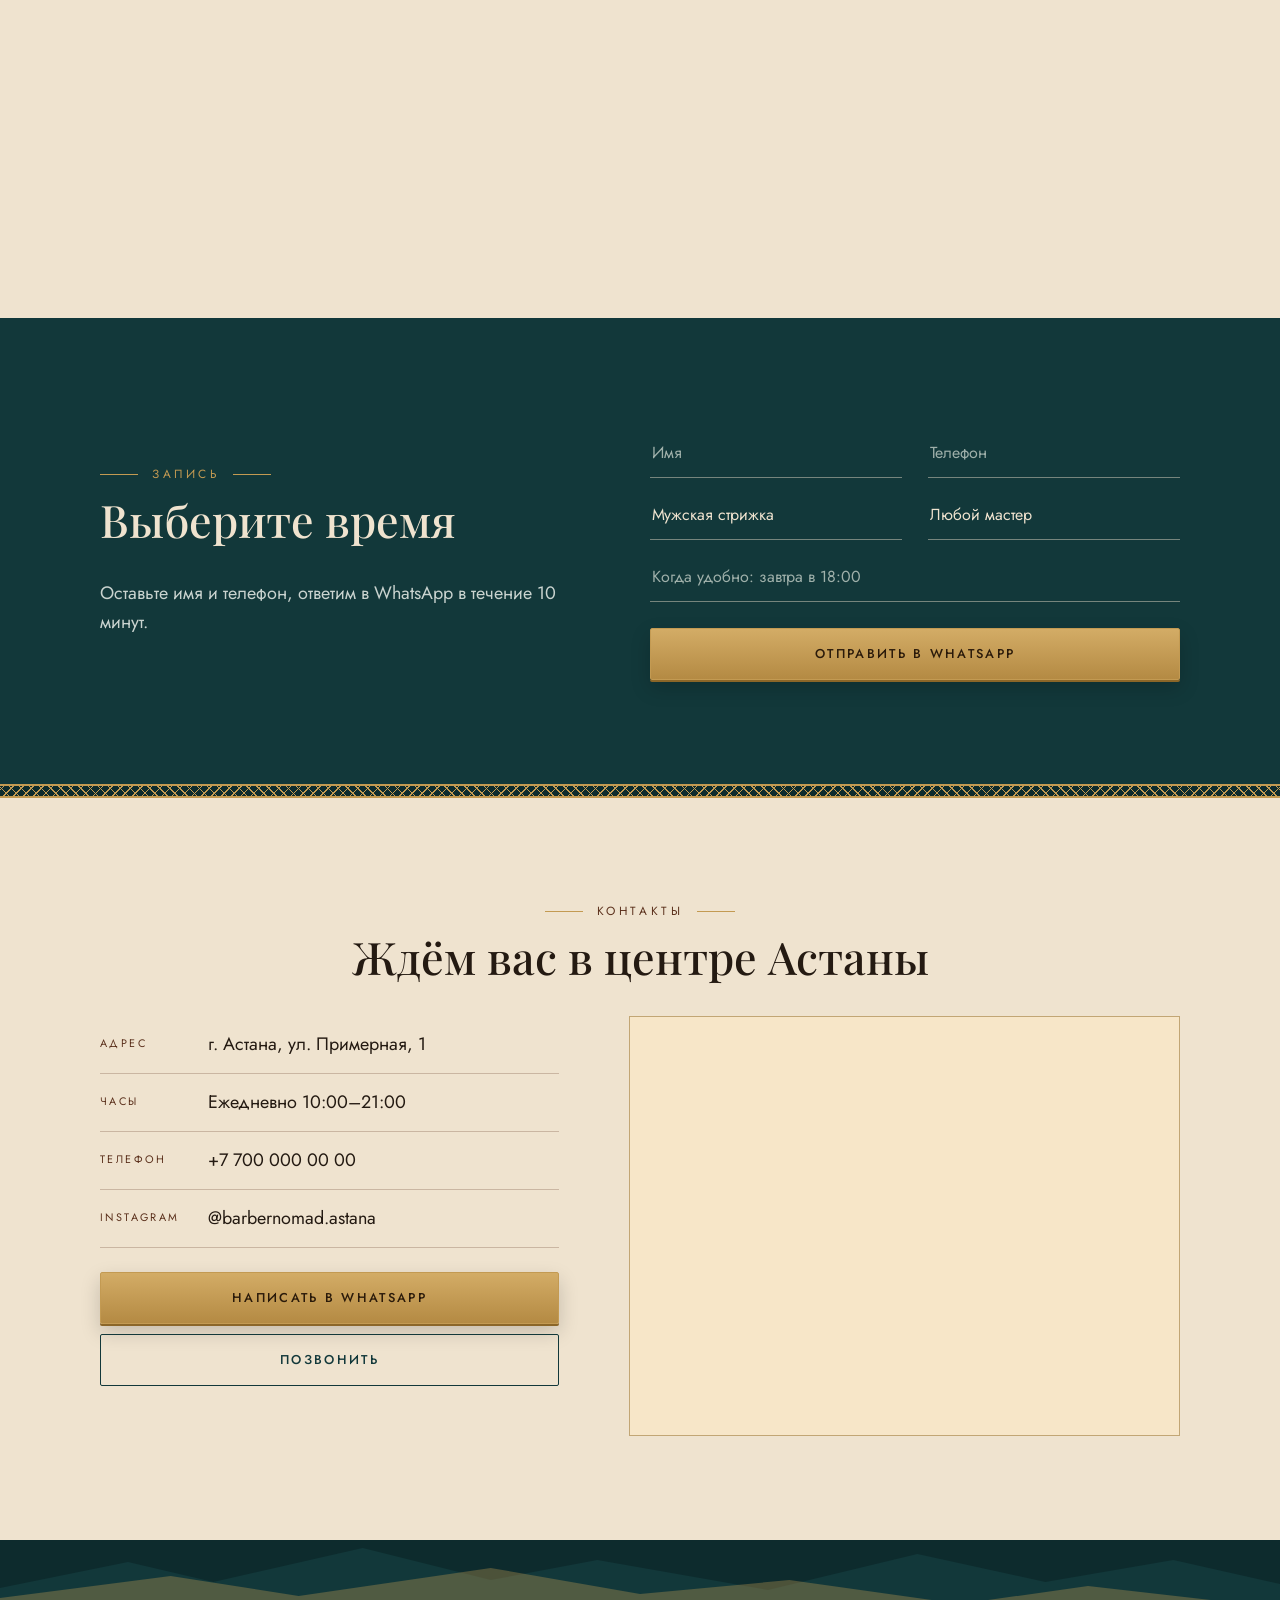
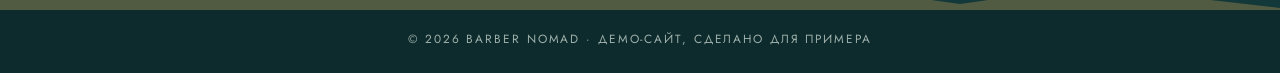
<file: barber-nomad/index.html>
<!doctype html>
<html lang="ru"><head><meta charset="utf-8">
<meta name="viewport" content="width=device-width,initial-scale=1,viewport-fit=cover">
<meta name="theme-color" content="#12383a">
<title>Barber Nomad — барбершоп в Астане</title>
<link rel="preconnect" href="https://fonts.googleapis.com"><link rel="preconnect" href="https://fonts.gstatic.com" crossorigin>
<link href="https://fonts.googleapis.com/css2?family=Jost:wght@300;400;500&family=Playfair+Display:wght@500;700&display=swap&subset=cyrillic" rel="stylesheet">
<style>
/* Nomad: песок, бирюза, кожа и латунь, сдержанный орнамент. Mobile first */
:root{--sand:#efe3cf;--sand2:#e6d6bb;--teal:#12383a;--teal2:#0d2b2d;--leather:#5b301c;--brass:#c39a52;--ink:#241a12;--pad:20px;--bar:62px}
*{box-sizing:border-box;-webkit-tap-highlight-color:transparent}
html{scroll-behavior:smooth;scroll-padding-top:64px}
body{margin:0;background:var(--sand);color:var(--ink);font:400 17px/1.6 "Jost",system-ui,sans-serif;padding-bottom:calc(var(--bar) + env(safe-area-inset-bottom))}
a{color:inherit;text-decoration:none}img{display:block;max-width:100%;height:auto}
.wrap{padding:0 var(--pad);max-width:1160px;margin:0 auto}
h1,h2,h3{font-family:"Playfair Display",Georgia,serif;font-weight:500;margin:0}
/* орнамент: ромбовидная лента */
.orn{height:14px;background:
 repeating-linear-gradient(45deg,transparent 0 6px,var(--brass) 6px 7px),
 repeating-linear-gradient(-45deg,transparent 0 6px,var(--brass) 6px 7px);background-color:var(--teal2);border-top:2px solid var(--brass);border-bottom:2px solid var(--brass)}
.orn.l{background-color:var(--sand2)}
header{position:fixed;inset:0 0 auto 0;z-index:30;height:60px;background:rgba(13,43,45,.96);color:var(--sand);border-bottom:1px solid var(--brass);backdrop-filter:blur(8px)}
header .wrap{display:flex;align-items:center;justify-content:space-between;height:100%}
.logo{font:500 1.15rem "Playfair Display",serif;letter-spacing:.06em;white-space:nowrap}.logo small{display:none}
nav{display:flex;align-items:center;gap:4px}nav .lk{display:none}
.lang button{background:none;border:0;color:#a9b8b3;font:400 .76rem "Jost";letter-spacing:.14em;padding:12px 7px;cursor:pointer}.lang button.on{color:var(--brass)}
.btn{display:inline-flex;align-items:center;justify-content:center;min-height:52px;padding:0 30px;border:1px solid var(--brass);background:linear-gradient(180deg,#d3ac66,#b48a43);color:#2a1a0a;font:500 .8rem "Jost";letter-spacing:.18em;text-transform:uppercase;cursor:pointer;border-radius:2px;box-shadow:0 2px 0 #8b6628,0 8px 20px rgba(0,0,0,.18)}
.btn:active{transform:translateY(2px);box-shadow:0 0 0 #8b6628}
.btn.o{background:transparent;color:var(--sand);box-shadow:none}.btn.od{background:transparent;color:var(--teal);border-color:var(--teal);box-shadow:none}
header .btn{min-height:38px;padding:0 14px;font-size:.66rem}
/* hero */
.hero{position:relative;min-height:calc(100svh - var(--bar) - env(safe-area-inset-bottom));display:flex;align-items:flex-end;color:var(--sand);overflow:hidden;background:var(--teal2)}
.hero img{position:absolute;inset:0;width:100%;height:100%;object-fit:cover;object-position:80% 30%}
.hero:after{content:"";position:absolute;inset:0;background:linear-gradient(0deg,rgba(13,43,45,.97) 4%,rgba(13,43,45,.72) 36%,rgba(13,43,45,.1) 70%,rgba(13,43,45,.5))}
.hero .wrap{position:relative;z-index:2;padding-bottom:34px;width:100%}
.kick{font-size:.72rem;letter-spacing:.3em;text-transform:uppercase;color:var(--brass);margin-bottom:14px}
.hero h1{font-size:clamp(2.5rem,11vw,4.6rem);line-height:1.05;margin-bottom:16px}
.hero p{margin:0 0 24px;color:#d9d3c3;max-width:30em}
.hero .btn{width:100%}
/* sections */
section{padding:64px 0}
.eyebrow{display:flex;align-items:center;justify-content:center;gap:14px;font-size:.74rem;letter-spacing:.3em;text-transform:uppercase;color:var(--leather);margin-bottom:10px}
.eyebrow:before,.eyebrow:after{content:"";height:1px;flex:0 0 38px;background:var(--brass)}
.ttl{text-align:center;font-size:clamp(1.8rem,7vw,2.8rem);line-height:1.15;margin-bottom:34px}
.dark{background:var(--teal);color:var(--sand)}.dark .eyebrow{color:var(--brass)}
/* прайс на коже */
.leather{background:linear-gradient(135deg,#6a3820,#4a2515);color:#f1e3c9;padding:26px 22px;border:2px solid var(--brass);box-shadow:inset 0 0 0 5px #4a2515,inset 0 0 0 6px rgba(195,154,82,.6),0 14px 30px rgba(0,0,0,.25);position:relative}
.pr{display:flex;align-items:baseline;gap:10px;padding:12px 0}
.pr span{font-size:1.04rem}.pr small{display:block;font-size:.8rem;opacity:.7}
.pr i{flex:1;border-bottom:1px dotted rgba(241,227,201,.5);transform:translateY(-4px)}
.pr b{font:500 1.06rem "Playfair Display",serif;color:#f0cd8a;white-space:nowrap}
/* карусели */
.snap{display:flex;gap:14px;overflow-x:auto;scroll-snap-type:x mandatory;margin:0 calc(var(--pad)*-1);padding:0 var(--pad) 8px;scrollbar-width:none}
.snap::-webkit-scrollbar{display:none}.snap>*{flex:0 0 78%;scroll-snap-align:start}
.fr{border:1px solid var(--brass);padding:6px;background:var(--sand2)}
.fr img{width:100%;aspect-ratio:4/5;object-fit:cover}
.arch{border:1px solid var(--brass);padding:8px;border-radius:999px 999px 6px 6px;background:var(--teal2);text-align:center;color:var(--sand);padding-bottom:20px}
.arch img{width:100%;aspect-ratio:4/5;object-fit:cover;border-radius:999px 999px 4px 4px}
.arch h3{margin:14px 0 2px;font-size:1.5rem}.arch span{font-size:.72rem;letter-spacing:.25em;text-transform:uppercase;color:var(--brass)}
.rev{background:var(--sand2);border:1px solid var(--brass);padding:24px;position:relative}
.rev:before{content:"“";position:absolute;top:-8px;left:16px;font:700 4rem "Playfair Display";color:var(--brass);line-height:1}
.rev p{margin:14px 0 14px;font-size:1.02rem}.rev cite{font-style:normal;font-size:.78rem;letter-spacing:.2em;text-transform:uppercase;color:var(--leather)}
/* запись */
form{display:grid;gap:6px;margin-top:24px}.f2{display:grid;gap:6px}
input,select{width:100%;min-height:56px;background:transparent;border:0;border-bottom:1px solid rgba(239,227,207,.45);color:var(--sand);padding:14px 2px 8px;font:400 16px "Jost";border-radius:0;appearance:none;-webkit-appearance:none}
select option{color:#111}input::placeholder{color:#9fb0aa}input:focus,select:focus{outline:0;border-bottom-color:var(--brass)}
form .btn{margin-top:20px;width:100%}
.ct dl{margin:0}.ct dl div{display:flex;gap:16px;padding:14px 0;border-bottom:1px solid rgba(91,48,28,.25)}
.ct dt{flex:0 0 92px;font-size:.68rem;letter-spacing:.22em;text-transform:uppercase;color:var(--leather);padding-top:5px}.ct dd{margin:0}
.ct .btns{display:grid;gap:10px;margin-top:24px}
.map iframe{display:block;width:100%;height:280px;border:1px solid var(--brass);padding:5px;background:var(--sand2);filter:sepia(.35) saturate(.8)}
.mount{height:70px;background:var(--teal2) url("data:image/svg+xml,%3Csvg xmlns='http://www.w3.org/2000/svg' viewBox='0 0 600 70' preserveAspectRatio='none'%3E%3Cpath d='M0 70V48l60-26 40 20 70-34 60 32 50-20 80 30 70-36 60 28 60-22 50 24V70z' fill='%2312383a'/%3E%3Cpath d='M0 70V58l80-22 60 20 90-28 70 26 70-14 80 24 60-18 90 22V70z' fill='%23c39a52' fill-opacity='.35'/%3E%3C/svg%3E") bottom/cover no-repeat}
footer{background:var(--teal2);color:#9fb0aa;padding:20px 0 24px;font-size:.74rem;letter-spacing:.16em;text-transform:uppercase;text-align:center}
.bar{position:fixed;inset:auto 0 0 0;z-index:40;display:flex;background:var(--teal2);border-top:1px solid var(--brass);padding-bottom:env(safe-area-inset-bottom)}
.bar a{flex:1;display:flex;align-items:center;justify-content:center;height:var(--bar);font-size:.74rem;letter-spacing:.2em;text-transform:uppercase;color:var(--sand)}
.bar a:first-child{background:var(--brass);color:#2a1a0a;font-weight:500;flex:1.4}.bar a+a{border-left:1px solid rgba(195,154,82,.4)}
.rv{opacity:0;transform:translateY(16px);transition:opacity .7s,transform .7s}.rv.in{opacity:1;transform:none}
@media(prefers-reduced-motion:reduce){.rv{opacity:1;transform:none;transition:none}html{scroll-behavior:auto}}
@media(min-width:700px){:root{--pad:32px}body{font-size:18px}.snap>*{flex-basis:44%}.f2{grid-template-columns:1fr 1fr;gap:0 26px}.hero .btn{width:auto}.leather{padding:34px 40px}.pgrid{display:grid;grid-template-columns:1fr 1fr;gap:0 52px}}
@media(min-width:1000px){
 :root{--pad:40px}body{padding-bottom:0}header{height:74px}.logo{font-size:1.3rem}.logo small{display:block;font:400 .52rem "Jost";letter-spacing:.34em;color:var(--brass);margin-top:2px}
 nav{gap:30px}nav .lk{display:block;font-size:.76rem;letter-spacing:.2em;text-transform:uppercase;color:var(--sand);opacity:.85}nav .lk:hover{opacity:1;color:var(--brass)}header .btn{min-height:42px;padding:0 24px}
 .bar{display:none}.hero{min-height:100svh}.hero:after{background:linear-gradient(90deg,rgba(13,43,45,.95) 0%,rgba(13,43,45,.7) 38%,rgba(13,43,45,.05) 75%),linear-gradient(0deg,var(--teal2),transparent 18%)}
 .hero{align-items:center}.hero .wrap{padding-bottom:0;padding-top:50px}.hero .in{max-width:540px}.hero h1{font-size:clamp(3.6rem,5.8vw,5.4rem)}
 section{padding:104px 0}
 .snap{display:grid;overflow:visible;margin:0;padding:0;gap:22px}.snap>*{flex:initial}.gal{grid-template-columns:repeat(4,1fr)}.team{grid-template-columns:repeat(3,1fr);gap:34px}.rv3{grid-template-columns:repeat(3,1fr)}
 .bk{display:grid;grid-template-columns:1fr 1.15fr;gap:90px;align-items:center}.bk .ttl,.bk .eyebrow{text-align:left;justify-content:flex-start}form{margin-top:0}
 .ctg{display:grid;grid-template-columns:1fr 1.2fr;gap:70px;align-items:start}.map iframe{height:420px}
}
</style></head><body>
<header id="hd"><div class="wrap">
 <a class="logo" href="#top">Barber Nomad<small data-kk="Барбершоп · Астана">Барбершоп · Астана</small></a>
 <nav><a class="lk" href="#price" data-kk="Қызметтер">Услуги</a><a class="lk" href="#work" data-kk="Галерея">Галерея</a><a class="lk" href="#team" data-kk="Шеберлер">Мастера</a><a class="lk" href="#contacts" data-kk="Байланыс">Контакты</a>
 <span class="lang"><button data-l="ru" class="on">RU</button><button data-l="kk">ҚАЗ</button></span><a class="btn" href="#book" data-kk="Жазылу">Записаться</a></nav>
</div></header>

<main id="top">
<div class="hero"><img src="img/hero.jpg" width="1672" height="941" alt="Барбер оформляет висок клиенту" fetchpriority="high"><div class="wrap"><div class="in">
 <div class="kick" data-kk="Дәстүр мен стиль">Традиции и стиль</div>
 <h1 data-kk="Шаш қию<br>ер адамша">Стрижка<br>по-мужски</h1>
 <p data-kk="Заманауи барбершоп Астананың орталығында. Мұқият жұмыс, жақсы шай, асықпай.">Современный барбершоп в центре Астаны. Внимательная работа, хороший чай, без спешки.</p>
 <a class="btn" href="#book" data-kk="Жазылу">Записаться</a></div></div></div>
<div class="orn"></div>

<section id="price"><div class="wrap rv"><div class="eyebrow" data-kk="Прайс-лист">Прайс-лист</div><h2 class="ttl" data-kk="Қызметтер және бағалар">Услуги и цены</h2>
 <div class="leather"><div class="pgrid">
  <div class="pr"><span data-kk="Ерлер шаш қиюы">Мужская стрижка<small data-kk="Жуу, қию, сәндеу · 60 мин">Мытьё, стрижка, укладка · 60 мин</small></span><i></i><b>8 000 ₸</b></div>
  <div class="pr"><span data-kk="Шаш + сақал">Стрижка + борода<small data-kk="90 мин">90 мин</small></span><i></i><b>12 000 ₸</b></div>
  <div class="pr"><span data-kk="Корольдік қырыну">Королевское бритьё<small data-kk="Қауіпті ұстара">Опасная бритва</small></span><i></i><b>7 000 ₸</b></div>
  <div class="pr"><span data-kk="Сақалға пішін беру">Оформление бороды</span><i></i><b>6 000 ₸</b></div>
  <div class="pr"><span data-kk="Машинкамен қию">Стрижка машинкой</span><i></i><b>5 000 ₸</b></div>
  <div class="pr"><span data-kk="Ақ шашты бояу">Камуфляж седины</span><i></i><b>6 000 ₸</b></div>
  <div class="pr"><span data-kk="Бас терісін күту">Уход за кожей головы</span><i></i><b>8 000 ₸</b></div>
  <div class="pr"><span data-kk="Балалар шаш қиюы">Детская стрижка</span><i></i><b>5 000 ₸</b></div>
 </div></div></div></section>
<div class="orn l"></div>

<section id="work"><div class="wrap rv"><div class="eyebrow" data-kk="Галерея">Галерея</div><h2 class="ttl" data-kk="Біздің жұмыстар">Наши работы</h2>
 <div class="snap gal">
  <div class="fr"><img src="img/g1.jpg" width="1536" height="1024" alt="Зал барбершопа" loading="lazy" style="object-position:30% 50%"></div>
  <div class="fr"><img src="img/g2.jpg" width="1254" height="1254" alt="Фейд" loading="lazy"></div>
  <div class="fr"><img src="img/g3.jpg" width="1254" height="1254" alt="Инструменты" loading="lazy"></div>
  <div class="fr"><img src="img/g4.jpg" width="1254" height="1254" alt="Результат" loading="lazy"></div>
 </div></div></section>

<section id="team" class="dark"><div class="wrap rv"><div class="eyebrow" data-kk="Шеберлер">Мастера</div><h2 class="ttl" data-kk="Біздің шеберлер">Наши мастера</h2>
 <div class="snap team">
  <div class="arch"><img src="img/m1.jpg" width="1122" height="1402" alt="Арман" loading="lazy"><h3>Арман</h3><span data-kk="Аға барбер · 8 жыл">Старший барбер · 8 лет</span></div>
  <div class="arch"><img src="img/m2.jpg" width="1122" height="1402" alt="Нурлан" loading="lazy"><h3>Нурлан</h3><span data-kk="Барбер · 5 жыл">Барбер · 5 лет</span></div>
  <div class="arch"><img src="img/m3.jpg" width="1122" height="1402" alt="Данияр" loading="lazy"><h3>Данияр</h3><span data-kk="Барбер · 3 жыл">Барбер · 3 года</span></div>
 </div></div></section>

<section id="reviews"><div class="wrap rv"><div class="eyebrow" data-kk="Пікірлер">Отзывы</div><h2 class="ttl" data-kk="Клиенттер не айтады">Что говорят клиенты</h2>
 <div class="snap rv3">
  <div class="rev"><p data-kk="Шашым бір ай формасын сақтайды. Шебер қалай жататынымды сұрады.">Стрижка держится месяц. Мастер спросил, как я укладываюсь.</p><cite>Руслан К.</cite></div>
  <div class="rev"><p data-kk="Жарты жылдан бері барамын. Нәтиже әрқашан тұрақты, сақал ұқыпты.">Полгода хожу. Результат всегда стабильный, борода аккуратная.</p><cite>Ержан С.</cite></div>
  <div class="rev"><p data-kk="WhatsApp арқылы бір минутта жазылдым, күтпедім.">Записался в WhatsApp за минуту, ждать не пришлось.</p><cite>Айбек М.</cite></div>
 </div></div></section>

<section id="book" class="dark"><div class="wrap rv"><div class="bk">
 <div><div class="eyebrow" data-kk="Жазылу">Запись</div><h2 class="ttl" data-kk="Уақытты таңдаңыз">Выберите время</h2><p style="color:#c9d3cf;margin:0;text-align:inherit" data-kk="Аты мен телефонын қалдырыңыз, 10 минут ішінде WhatsApp-та жауап береміз.">Оставьте имя и телефон, ответим в WhatsApp в течение 10 минут.</p></div>
 <form id="bf" novalidate>
  <div class="f2"><input name="n" required autocomplete="name" placeholder="Имя" data-ph-kk="Аты"><input name="p" required type="tel" inputmode="tel" autocomplete="tel" placeholder="Телефон" data-ph-kk="Телефон"></div>
  <div class="f2"><select name="s" aria-label="Услуга"><option>Мужская стрижка</option><option>Стрижка + борода</option><option>Королевское бритьё</option><option>Оформление бороды</option><option>Детская стрижка</option></select>
  <select name="m" aria-label="Мастер"><option value="">Любой мастер</option><option>Арман</option><option>Нурлан</option><option>Данияр</option></select></div>
  <input name="w" placeholder="Когда удобно: завтра в 18:00" data-ph-kk="Қашан ыңғайлы: ертең 18:00">
  <button class="btn" type="submit" data-kk="WhatsApp-қа жіберу">Отправить в WhatsApp</button>
 </form></div></div></section>
<div class="orn"></div>

<section id="contacts"><div class="wrap rv"><div class="eyebrow" data-kk="Байланыс">Контакты</div><h2 class="ttl" data-kk="Күтеміз">Ждём вас в центре Астаны</h2>
 <div class="ctg"><div class="ct"><dl>
  <div><dt data-kk="Мекенжай">Адрес</dt><dd data-kk="Астана қ., Үлгі көшесі, 1">г. Астана, ул. Примерная, 1</dd></div>
  <div><dt data-kk="Уақыты">Часы</dt><dd data-kk="Күн сайын 10:00–21:00">Ежедневно 10:00–21:00</dd></div>
  <div><dt data-kk="Телефон">Телефон</dt><dd><a href="tel:+77000000000">+7 700 000 00 00</a></dd></div>
  <div><dt>Instagram</dt><dd><a href="https://instagram.com/barbernomad.astana" target="_blank" rel="noopener">@barbernomad.astana</a></dd></div></dl>
  <div class="btns"><a class="btn" href="https://wa.me/77000000000" target="_blank" rel="noopener" data-kk="WhatsApp-қа жазу">Написать в WhatsApp</a><a class="btn od" href="tel:+77000000000" data-kk="Қоңырау шалу">Позвонить</a></div></div>
  <div class="map"><iframe title="Карта" loading="lazy" src="https://www.openstreetmap.org/export/embed.html?bbox=71.40%2C51.12%2C71.46%2C51.15&layer=mapnik"></iframe></div></div>
</div></section>
</main>
<div class="mount"></div>
<footer>© 2026 Barber Nomad · <span data-kk="Демо-сайт, мысал ретінде жасалған">Демо-сайт, сделано для примера</span></footer>
<div class="bar"><a href="#book" data-kk="Жазылу">Записаться</a><a href="https://wa.me/77000000000" target="_blank" rel="noopener">WhatsApp</a><a href="tel:+77000000000" data-kk="Қоңырау">Звонок</a></div>
<script src="../barber-common.js"></script>
</body></html>
</file>
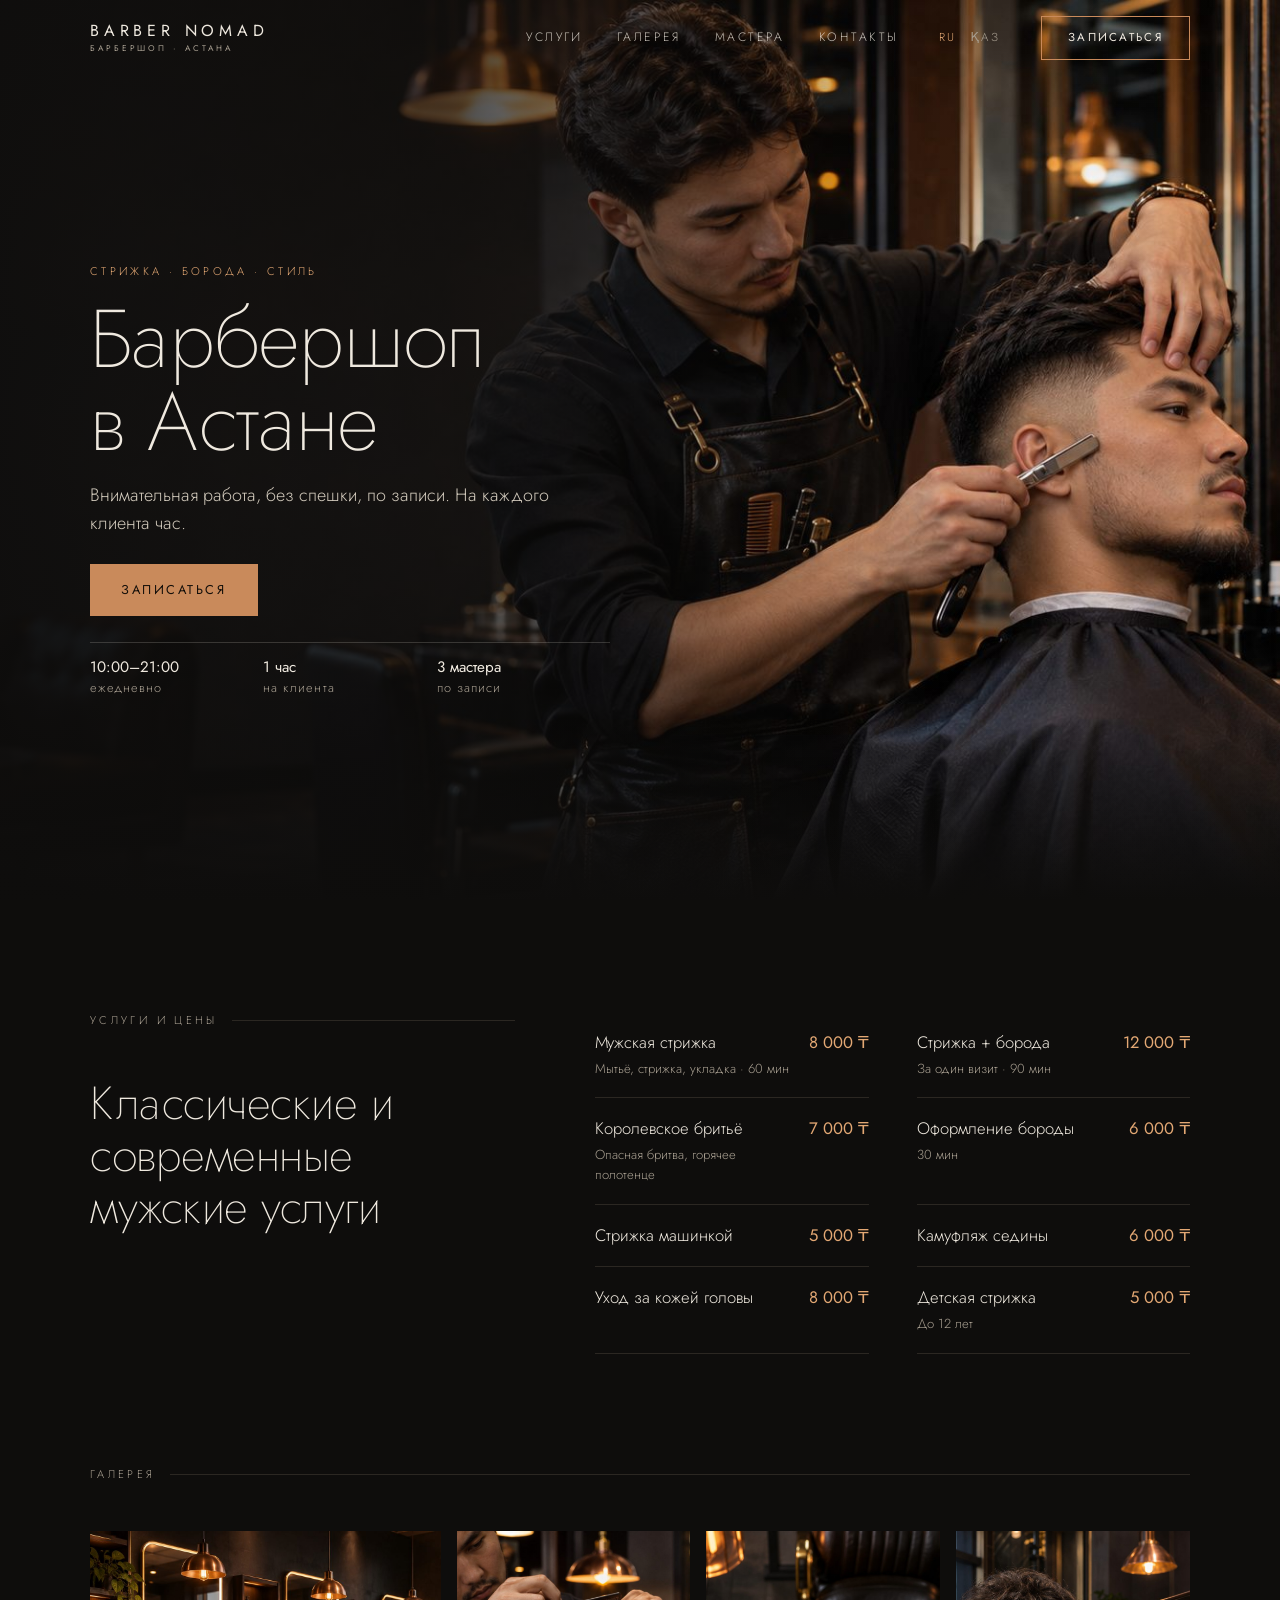
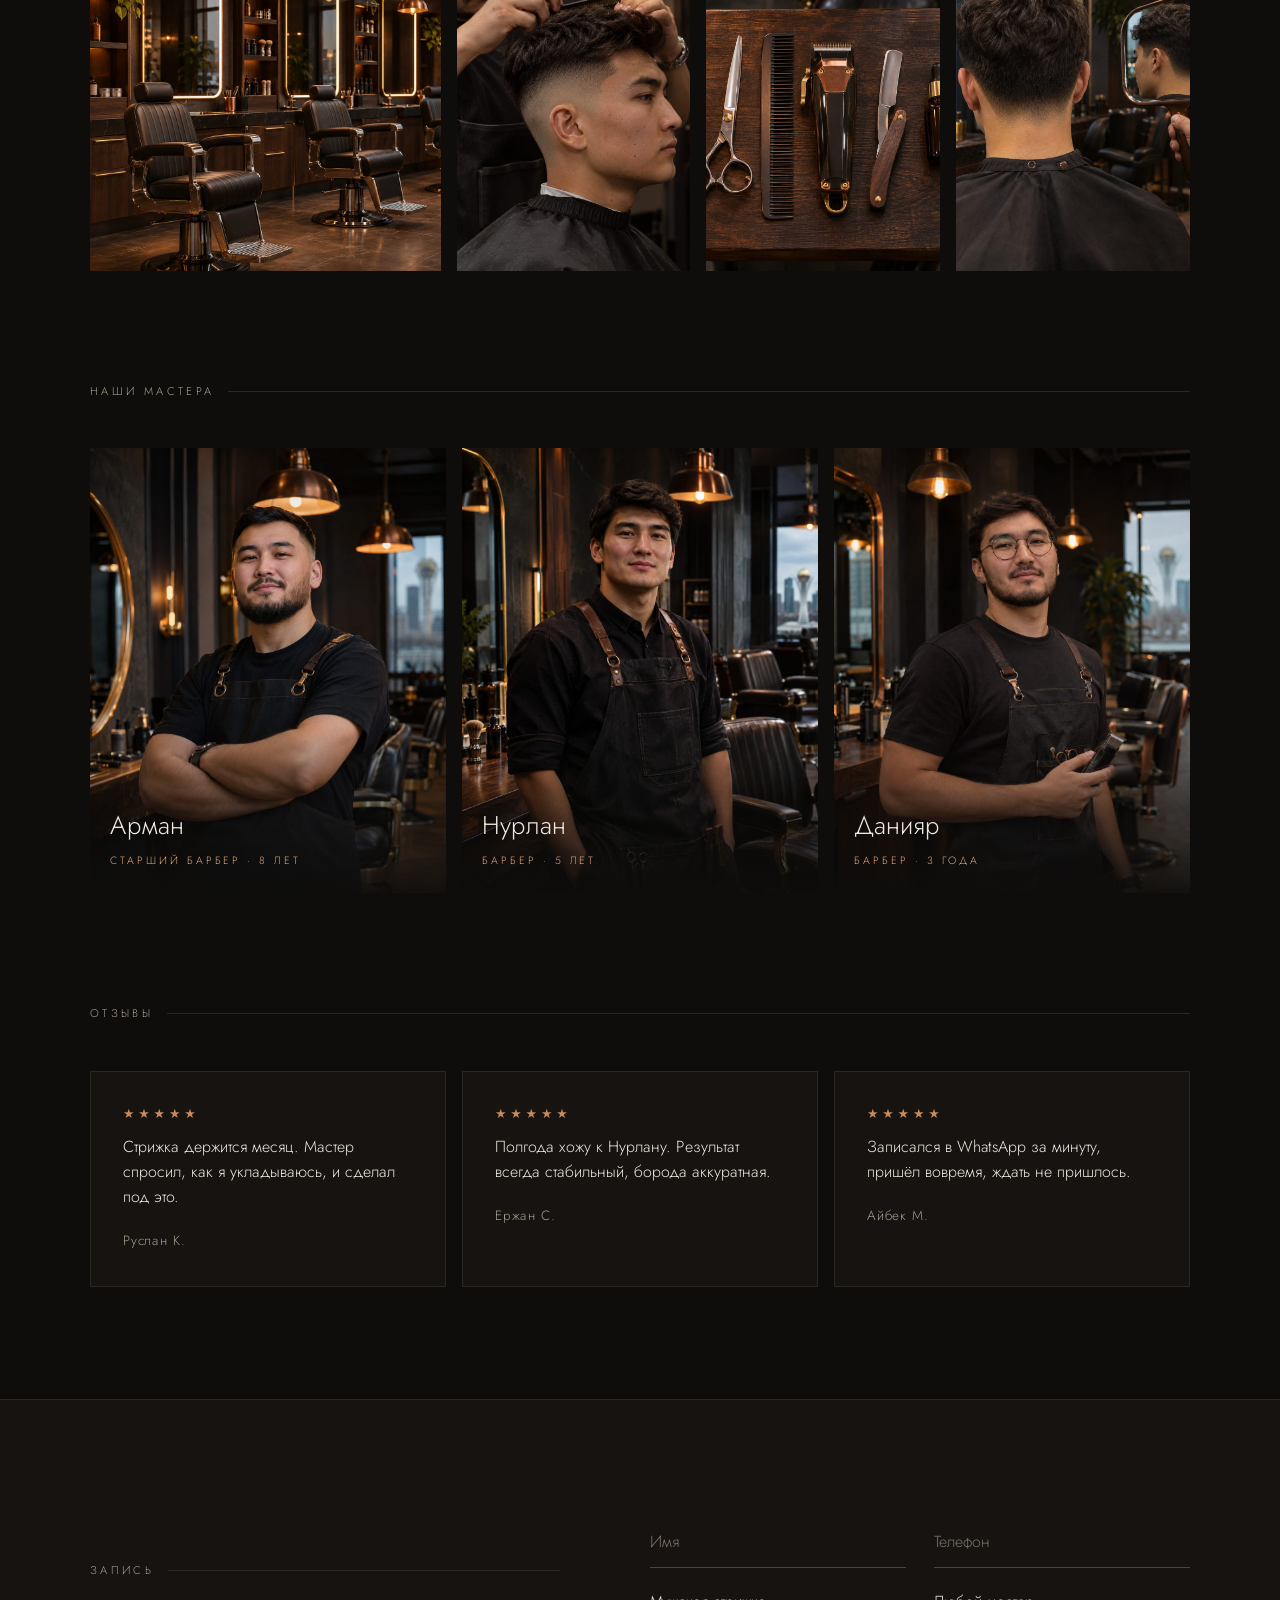
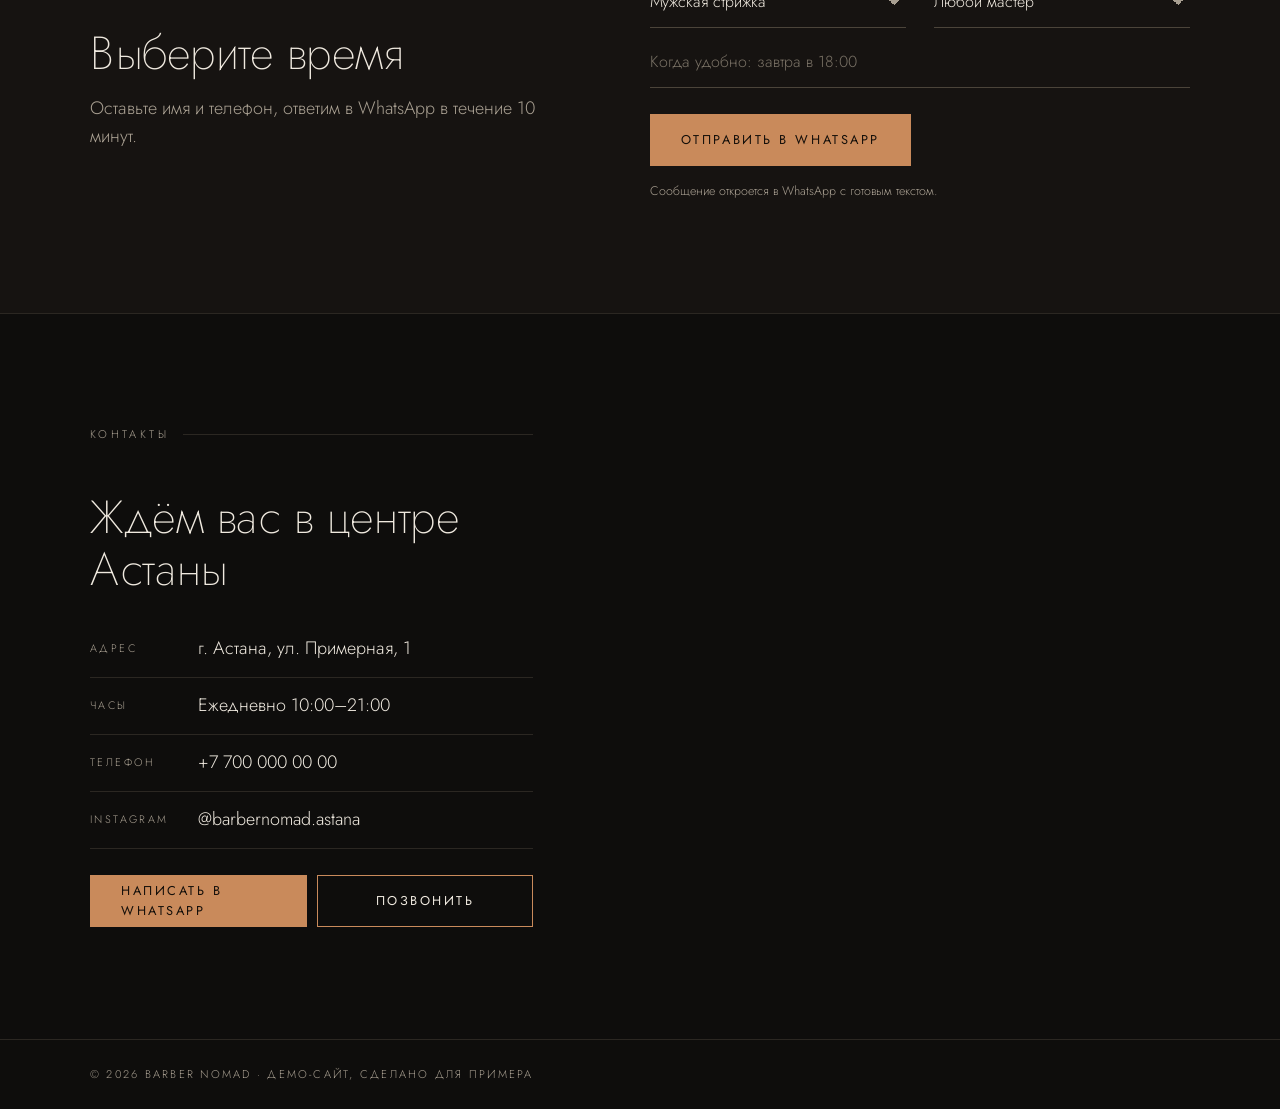
<file: barber-premium/index.html>
<!doctype html>
<html lang="ru"><head><meta charset="utf-8">
<meta name="viewport" content="width=device-width,initial-scale=1,viewport-fit=cover">
<meta name="theme-color" content="#0e0d0c">
<title>Barber Nomad — барбершоп в Астане</title>
<meta name="description" content="Барбершоп в Астане: мужские стрижки, борода, королевское бритьё. Запись по времени, час на клиента.">
<link rel="preload" as="image" href="img/hero.jpg" fetchpriority="high">
<link rel="preconnect" href="https://fonts.googleapis.com"><link rel="preconnect" href="https://fonts.gstatic.com" crossorigin>
<link href="https://fonts.googleapis.com/css2?family=Jost:wght@200;300;400;500&display=swap&subset=cyrillic" rel="stylesheet">
<style>
/* ---------- Mobile first ---------- */
:root{--bg:#0e0d0c;--bg2:#161311;--ink:#efe9df;--mut:#a89f91;--line:#2b2722;--cu:#c98a5b;--cu2:#e3a874;--pad:20px;--bar:64px}
*{box-sizing:border-box;-webkit-tap-highlight-color:transparent}
html{scroll-behavior:smooth;scroll-padding-top:68px}
body{margin:0;background:var(--bg);color:var(--ink);font-family:"Jost","Segoe UI",system-ui,sans-serif;font-weight:300;font-size:17px;line-height:1.55;-webkit-font-smoothing:antialiased;padding-bottom:calc(var(--bar) + env(safe-area-inset-bottom))}
a{color:inherit;text-decoration:none}img{display:block;max-width:100%;height:auto}
.wrap{padding:0 var(--pad);max-width:1180px;margin:0 auto}
h1,h2,h3{font-weight:200;margin:0}
.btn{display:flex;align-items:center;justify-content:center;min-height:52px;padding:0 30px;border:1px solid var(--cu);color:var(--ink);font:inherit;font-weight:400;font-size:.8rem;letter-spacing:.2em;text-transform:uppercase;background:transparent;cursor:pointer;transition:background .25s,color .25s}
.btn.f{background:var(--cu);color:#140f0a}.btn:active{transform:scale(.98)}
@media(hover:hover){.btn:hover{background:var(--cu);color:#140f0a}.btn.f:hover{background:var(--cu2)}}

/* шапка */
header{position:fixed;inset:0 0 auto 0;z-index:30;height:60px;border-bottom:1px solid transparent;transition:background .3s,border-color .3s}
header.s{background:rgba(14,13,12,.94);backdrop-filter:blur(10px);-webkit-backdrop-filter:blur(10px);border-bottom-color:var(--line)}
header .wrap{display:flex;align-items:center;justify-content:space-between;height:100%}
.logo{font-weight:400;letter-spacing:.24em;text-transform:uppercase;font-size:.8rem;line-height:1.1;white-space:nowrap}
.logo small{display:none;letter-spacing:.35em;font-size:.52rem;color:var(--mut);margin-top:4px}
nav{display:flex;align-items:center;gap:6px}
nav .lk{display:none}
.lang{display:flex}.lang button{background:none;border:0;color:var(--mut);font:inherit;font-size:.72rem;letter-spacing:.18em;cursor:pointer;padding:12px 7px}
.lang button.on{color:var(--cu2)}
nav .btn{min-height:38px;padding:0 16px;font-size:.66rem;margin-left:4px}

/* первый экран */
.hero{position:relative;min-height:calc(100svh - var(--bar) - env(safe-area-inset-bottom));display:flex;align-items:flex-end;overflow:hidden}
.hero img{position:absolute;inset:0;width:100%;height:100%;object-fit:cover;object-position:80% 30%}
.hero:after{content:"";position:absolute;inset:0;background:linear-gradient(0deg,#0e0d0c 6%,rgba(14,13,12,.78) 34%,rgba(14,13,12,.12) 66%,rgba(14,13,12,.45) 100%)}
.hero .wrap{position:relative;z-index:2;padding-bottom:36px;width:100%}
.kick{font-size:.7rem;letter-spacing:.3em;text-transform:uppercase;color:var(--cu2);margin-bottom:16px}
.hero h1{font-size:clamp(2.7rem,12.5vw,4.4rem);line-height:1.02;letter-spacing:-.02em;margin-bottom:18px}
.hero p{color:#d2cabc;margin:0 0 26px;max-width:30em}
.hero .btn{width:100%}
.facts{display:flex;gap:0;margin-top:26px;border-top:1px solid rgba(239,233,223,.18)}
.facts div{flex:1;padding:14px 10px 0 0;font-size:.74rem;letter-spacing:.08em;color:var(--mut);line-height:1.35}
.facts b{display:block;font-weight:400;color:var(--ink);font-size:.95rem;letter-spacing:0;margin-bottom:2px}

/* секции */
section{padding:72px 0}
.eyebrow{display:flex;align-items:center;gap:14px;font-size:.7rem;letter-spacing:.3em;text-transform:uppercase;color:var(--mut);margin-bottom:28px}
.eyebrow:after{content:"";flex:1;height:1px;background:var(--line)}
.title{font-size:clamp(1.9rem,7.4vw,2.9rem);line-height:1.12;letter-spacing:-.01em}

/* прайс */
.rows{margin-top:30px}
.r{display:flex;justify-content:space-between;align-items:baseline;gap:18px;padding:18px 0;border-bottom:1px solid var(--line)}
.r span{font-size:1.04rem}.r small{display:block;color:var(--mut);font-size:.82rem;margin-top:3px}
.r b{font-weight:400;font-size:1.04rem;white-space:nowrap;color:var(--cu2)}

/* карусели на телефоне */
.snap{display:flex;gap:12px;overflow-x:auto;scroll-snap-type:x mandatory;margin:0 calc(var(--pad)*-1);padding:0 var(--pad);scrollbar-width:none;-webkit-overflow-scrolling:touch}
.snap::-webkit-scrollbar{display:none}
.snap>*{flex:0 0 80%;scroll-snap-align:start}
.hint{display:flex;gap:6px;margin-top:16px}.hint i{width:18px;height:2px;background:var(--line)}.hint i:first-child{background:var(--cu)}

.gal figure{margin:0;overflow:hidden;background:var(--bg2)}
.gal img{width:100%;aspect-ratio:4/5;object-fit:cover}
.gal figure:nth-child(1) img{object-position:35% 50%}
.m{position:relative;overflow:hidden}
.m img{width:100%;aspect-ratio:4/5;object-fit:cover;object-position:50% 25%}
.m div{position:absolute;inset:auto 0 0 0;padding:80px 20px 20px;background:linear-gradient(0deg,rgba(14,13,12,.94),transparent)}
.m h3{font-size:1.6rem;font-weight:300}.m span{font-size:.66rem;letter-spacing:.28em;text-transform:uppercase;color:var(--cu2)}
.rev blockquote{margin:0;padding:24px;background:var(--bg2);border:1px solid var(--line)}
.st{color:var(--cu);letter-spacing:.3em;font-size:.8rem}
.rev p{margin:12px 0 16px;font-size:1rem}.rev cite{font-style:normal;color:var(--mut);font-size:.84rem;letter-spacing:.06em}

/* запись */
.book{background:var(--bg2);border-top:1px solid var(--line);border-bottom:1px solid var(--line)}
.bk p.lead{color:var(--mut);margin:16px 0 0}
form{display:grid;gap:4px;margin-top:30px}
.fld{position:relative}
input,select{width:100%;min-height:56px;background:transparent;border:0;border-bottom:1px solid #4b443a;color:var(--ink);padding:16px 0 10px;font:inherit;font-weight:300;font-size:16px;border-radius:0;appearance:none;-webkit-appearance:none}
select{background-image:linear-gradient(45deg,transparent 50%,var(--mut) 50%),linear-gradient(135deg,var(--mut) 50%,transparent 50%);background-position:calc(100% - 12px) 28px,calc(100% - 7px) 28px;background-size:5px 5px;background-repeat:no-repeat;padding-right:24px}
select option{color:#111}
input::placeholder{color:#7a7266}
input:focus,select:focus{outline:0;border-bottom-color:var(--cu)}
form .btn{margin-top:22px;width:100%}
.note{font-size:.78rem;color:var(--mut);margin:12px 0 0}

/* контакты */
.ct h2{margin-bottom:26px}
.ct dl{margin:0}.ct dl div{display:flex;gap:16px;padding:14px 0;border-bottom:1px solid var(--line)}
.ct dt{flex:0 0 92px;font-size:.68rem;letter-spacing:.22em;text-transform:uppercase;color:var(--mut);padding-top:5px}
.ct dd{margin:0}
.ct .btns{display:grid;gap:10px;margin-top:26px}
.map{margin-top:34px}
.map iframe{display:block;width:100%;height:280px;border:0;filter:grayscale(1) invert(.92) contrast(.9) brightness(.85)}
footer{border-top:1px solid var(--line);padding:26px 0;color:var(--mut);font-size:.7rem;letter-spacing:.2em;text-transform:uppercase}

/* нижняя панель (телефон) */
.bar{position:fixed;inset:auto 0 0 0;z-index:40;display:flex;background:#0e0d0c;border-top:1px solid var(--line);padding-bottom:env(safe-area-inset-bottom)}
.bar a{flex:1;display:flex;align-items:center;justify-content:center;height:var(--bar);font-size:.74rem;letter-spacing:.2em;text-transform:uppercase}
.bar a:first-child{flex:1.5;background:var(--cu);color:#140f0a;font-weight:400}
.bar a+a{border-left:1px solid var(--line)}

/* появление */
.rv{opacity:0;transform:translateY(18px);transition:opacity .7s ease,transform .7s ease}.rv.in{opacity:1;transform:none}
@media(prefers-reduced-motion:reduce){.rv{opacity:1;transform:none;transition:none}html{scroll-behavior:auto}}

/* ---------- Планшет ---------- */
@media(min-width:700px){
  :root{--pad:32px}body{font-size:18px}
  .snap>*{flex-basis:44%}
  .facts div{font-size:.8rem}
  .hero .btn{width:auto;display:inline-flex}
  .rows{display:grid;grid-template-columns:1fr 1fr;gap:0 48px}
}
/* ---------- Компьютер ---------- */
@media(min-width:1000px){
  :root{--pad:40px}body{padding-bottom:0;font-size:18px}
  html{scroll-padding-top:80px}
  header{height:76px}
  .logo{font-size:1rem;letter-spacing:.3em}.logo small{display:block}
  .hero{min-height:100svh}
  nav{gap:34px}nav .lk{display:block;font-size:.76rem;letter-spacing:.2em;text-transform:uppercase;opacity:.8}
  nav .lk:hover{opacity:1;color:var(--cu2)}
  nav .btn{min-height:44px;padding:0 26px;font-size:.72rem;margin-left:0}
  .bar{display:none}
  .hero{align-items:center}
  .hero img{object-position:70% 40%}
  .hero:after{background:linear-gradient(90deg,rgba(14,13,12,.94) 0%,rgba(14,13,12,.72) 36%,rgba(14,13,12,.04) 72%),linear-gradient(0deg,#0e0d0c 0%,transparent 20%)}
  .hero .wrap{padding-bottom:0;padding-top:60px}
  .hero .in{max-width:520px}
  .hero h1{font-size:clamp(4rem,6.4vw,6rem)}
  .facts{max-width:520px}
  section{padding:112px 0}
  .eyebrow{margin-bottom:48px}
  .split{display:grid;grid-template-columns:5fr 7fr;gap:80px;align-items:start}
  .split .rows{margin-top:0}
  .snap{display:grid;overflow:visible;margin:0;padding:0;gap:16px}
  .snap>*{flex:initial}
  .hint{display:none}
  .gal{grid-template-columns:1.5fr 1fr 1fr 1fr}
  .gal img{aspect-ratio:auto;height:100%;min-height:340px}
  .gal figure:nth-child(1) img{object-position:30% 50%}
  .team{grid-template-columns:repeat(3,1fr)}
  .rev{grid-template-columns:repeat(3,1fr)}
  .rev blockquote{padding:32px}
  .bk{display:grid;grid-template-columns:1fr 1.15fr;gap:90px;align-items:center}
  form{margin-top:0}
  .f2{display:grid;grid-template-columns:1fr 1fr;gap:0 28px}
  form .btn{width:auto;align-self:start;justify-self:start}
  .ct{display:grid;grid-template-columns:1fr 1.3fr;gap:80px;align-items:start}
  .ct .btns{grid-template-columns:1fr 1fr}
  .map{margin-top:0}.map iframe{height:430px}
}
</style></head><body>
<header id="hd"><div class="wrap">
  <a class="logo" href="#top" aria-label="Barber Nomad">Barber Nomad<small data-kk="Барбершоп · Астана">Барбершоп · Астана</small></a>
  <nav><a class="lk" href="#price" data-kk="Қызметтер">Услуги</a><a class="lk" href="#work" data-kk="Галерея">Галерея</a><a class="lk" href="#team" data-kk="Шеберлер">Мастера</a><a class="lk" href="#contacts" data-kk="Байланыс">Контакты</a>
  <span class="lang"><button data-l="ru" class="on">RU</button><button data-l="kk">ҚАЗ</button></span>
  <a class="btn" href="#book" data-kk="Жазылу">Записаться</a></nav>
</div></header>

<main>
<div class="hero" id="top">
  <img src="img/hero.jpg" width="1672" height="941" alt="Барбер оформляет висок клиенту опасной бритвой" fetchpriority="high">
  <div class="wrap"><div class="in">
    <div class="kick" data-kk="Шаш · Сақал · Стиль">Стрижка · Борода · Стиль</div>
    <h1 data-kk="Барбершоп<br>Астанада">Барбершоп<br>в Астане</h1>
    <p data-kk="Мұқият жұмыс, асықпай, жазылумен. Әр клиентке бір сағат.">Внимательная работа, без спешки, по записи. На каждого клиента час.</p>
    <a class="btn f" href="#book" data-kk="Жазылу">Записаться</a>
    <div class="facts">
      <div><b data-kk="10:00–21:00">10:00–21:00</b><span data-kk="күн сайын">ежедневно</span></div>
      <div><b data-kk="1 сағат">1 час</b><span data-kk="әр клиентке">на клиента</span></div>
      <div><b data-kk="3 шебер">3 мастера</b><span data-kk="жазылумен">по записи</span></div>
    </div>
  </div></div>
</div>

<section id="price"><div class="wrap split">
  <div class="rv"><div class="eyebrow" data-kk="Қызметтер және бағалар">Услуги и цены</div>
  <h2 class="title" data-kk="Классикалық және заманауи ерлер қызметтері">Классические и современные мужские услуги</h2></div>
  <div class="rows rv">
    <div class="r"><span data-kk="Ерлер шаш қиюы">Мужская стрижка<small data-kk="Жуу, қию, сәндеу · 60 мин">Мытьё, стрижка, укладка · 60 мин</small></span><b>8 000 ₸</b></div>
    <div class="r"><span data-kk="Шаш + сақал">Стрижка + борода<small data-kk="Бір барғанда · 90 мин">За один визит · 90 мин</small></span><b>12 000 ₸</b></div>
    <div class="r"><span data-kk="Корольдік қырыну">Королевское бритьё<small data-kk="Қауіпті ұстара, ыстық сүлгі">Опасная бритва, горячее полотенце</small></span><b>7 000 ₸</b></div>
    <div class="r"><span data-kk="Сақалға пішін беру">Оформление бороды<small data-kk="30 мин">30 мин</small></span><b>6 000 ₸</b></div>
    <div class="r"><span data-kk="Машинкамен қию">Стрижка машинкой</span><b>5 000 ₸</b></div>
    <div class="r"><span data-kk="Ақ шашты бояу">Камуфляж седины</span><b>6 000 ₸</b></div>
    <div class="r"><span data-kk="Бас терісін күту">Уход за кожей головы</span><b>8 000 ₸</b></div>
    <div class="r"><span data-kk="Балалар шаш қиюы">Детская стрижка<small data-kk="12 жасқа дейін">До 12 лет</small></span><b>5 000 ₸</b></div>
  </div>
</div></section>

<section id="work" style="padding-top:0"><div class="wrap rv">
  <div class="eyebrow" data-kk="Галерея">Галерея</div>
  <div class="snap gal">
    <figure><img src="img/g1.jpg" width="1536" height="1024" alt="Интерьер барбершопа" loading="lazy"></figure>
    <figure><img src="img/g2.jpg" width="1254" height="1254" alt="Фейд, профиль" loading="lazy"></figure>
    <figure><img src="img/g3.jpg" width="1254" height="1254" alt="Инструменты барбера" loading="lazy"></figure>
    <figure><img src="img/g4.jpg" width="1254" height="1254" alt="Результат стрижки со спины" loading="lazy"></figure>
  </div><div class="hint" aria-hidden="true"><i></i><i></i><i></i><i></i></div>
</div></section>

<section id="team" style="padding-top:0"><div class="wrap rv">
  <div class="eyebrow" data-kk="Біздің шеберлер">Наши мастера</div>
  <div class="snap team">
    <div class="m"><img src="img/m1.jpg" width="1122" height="1402" alt="Арман, старший барбер" loading="lazy"><div><h3>Арман</h3><span data-kk="Аға барбер · 8 жыл">Старший барбер · 8 лет</span></div></div>
    <div class="m"><img src="img/m2.jpg" width="1122" height="1402" alt="Нурлан, барбер" loading="lazy"><div><h3>Нурлан</h3><span data-kk="Барбер · 5 жыл">Барбер · 5 лет</span></div></div>
    <div class="m"><img src="img/m3.jpg" width="1122" height="1402" alt="Данияр, барбер" loading="lazy"><div><h3>Данияр</h3><span data-kk="Барбер · 3 жыл">Барбер · 3 года</span></div></div>
  </div><div class="hint" aria-hidden="true"><i></i><i></i><i></i></div>
</div></section>

<section id="reviews" style="padding-top:0"><div class="wrap rv">
  <div class="eyebrow" data-kk="Пікірлер">Отзывы</div>
  <div class="snap rev">
    <blockquote><div class="st">★★★★★</div><p data-kk="Шашым бір ай формасын сақтайды. Шебер қалай жататынымды сұрап, соған лайықтап қиды.">Стрижка держится месяц. Мастер спросил, как я укладываюсь, и сделал под это.</p><cite>Руслан К.</cite></blockquote>
    <blockquote><div class="st">★★★★★</div><p data-kk="Жарты жылдан бері Нурланға барамын. Нәтиже әрқашан тұрақты, сақал ұқыпты.">Полгода хожу к Нурлану. Результат всегда стабильный, борода аккуратная.</p><cite>Ержан С.</cite></blockquote>
    <blockquote><div class="st">★★★★★</div><p data-kk="WhatsApp арқылы бір минутта жазылдым, күтпедім.">Записался в WhatsApp за минуту, пришёл вовремя, ждать не пришлось.</p><cite>Айбек М.</cite></blockquote>
  </div><div class="hint" aria-hidden="true"><i></i><i></i><i></i></div>
</div></section>

<section id="book" class="book"><div class="wrap bk rv">
  <div><div class="eyebrow" data-kk="Жазылу">Запись</div>
  <h2 class="title" data-kk="Уақытты таңдаңыз">Выберите время</h2>
  <p class="lead" data-kk="Аты мен телефонын қалдырыңыз, 10 минут ішінде WhatsApp-та жауап береміз.">Оставьте имя и телефон, ответим в WhatsApp в течение 10 минут.</p></div>
  <form id="bf" novalidate>
    <div class="f2"><div class="fld"><input name="n" required autocomplete="name" placeholder="Имя" data-ph-kk="Аты"></div><div class="fld"><input name="p" required type="tel" inputmode="tel" autocomplete="tel" placeholder="Телефон" data-ph-kk="Телефон"></div></div>
    <div class="f2"><div class="fld"><select name="s" aria-label="Услуга"><option>Мужская стрижка</option><option>Стрижка + борода</option><option>Королевское бритьё</option><option>Оформление бороды</option><option>Детская стрижка</option></select></div>
    <div class="fld"><select name="m" aria-label="Мастер"><option value="">Любой мастер</option><option>Арман</option><option>Нурлан</option><option>Данияр</option></select></div></div>
    <div class="fld"><input name="w" placeholder="Когда удобно: завтра в 18:00" data-ph-kk="Қашан ыңғайлы: ертең 18:00"></div>
    <button class="btn f" type="submit" data-kk="WhatsApp-қа жіберу">Отправить в WhatsApp</button>
    <p class="note" data-kk="Хабарлама WhatsApp-та дайын мәтінмен ашылады.">Сообщение откроется в WhatsApp с готовым текстом.</p>
  </form>
</div></section>

<section id="contacts"><div class="wrap ct rv">
  <div><div class="eyebrow" data-kk="Байланыс">Контакты</div>
  <h2 class="title" style="margin-bottom:26px" data-kk="Күтеміз">Ждём вас в центре Астаны</h2>
  <dl>
    <div><dt data-kk="Мекенжай">Адрес</dt><dd data-kk="Астана қ., Үлгі көшесі, 1">г. Астана, ул. Примерная, 1</dd></div>
    <div><dt data-kk="Уақыты">Часы</dt><dd data-kk="Күн сайын 10:00–21:00">Ежедневно 10:00–21:00</dd></div>
    <div><dt data-kk="Телефон">Телефон</dt><dd><a href="tel:+77000000000">+7 700 000 00 00</a></dd></div>
    <div><dt>Instagram</dt><dd><a href="https://instagram.com/barbernomad.astana" target="_blank" rel="noopener">@barbernomad.astana</a></dd></div>
  </dl>
  <div class="btns"><a class="btn f" href="https://wa.me/77000000000" target="_blank" rel="noopener" data-kk="WhatsApp-қа жазу">Написать в WhatsApp</a><a class="btn" href="tel:+77000000000" data-kk="Қоңырау шалу">Позвонить</a></div></div>
  <div class="map"><iframe title="Карта" loading="lazy" src="https://www.openstreetmap.org/export/embed.html?bbox=71.40%2C51.12%2C71.46%2C51.15&layer=mapnik"></iframe></div>
</div></section>
</main>

<footer><div class="wrap">© 2026 Barber Nomad · <span data-kk="Демо-сайт, мысал ретінде жасалған">Демо-сайт, сделано для примера</span></div></footer>
<div class="bar"><a href="#book" data-kk="Жазылу">Записаться</a><a href="https://wa.me/77000000000" target="_blank" rel="noopener">WhatsApp</a><a href="tel:+77000000000" data-kk="Қоңырау">Звонок</a></div>

<script>
(function(){
var $=function(s,r){return [].slice.call((r||document).querySelectorAll(s))};
var hd=document.getElementById('hd');function sc(){hd.classList.toggle('s',scrollY>30)}sc();addEventListener('scroll',sc,{passive:true});

/* язык */
var els=$('[data-kk]'),phs=$('[data-ph-kk]');
els.forEach(function(e){e._ru=e.innerHTML});phs.forEach(function(e){e._ru=e.placeholder});
function setLang(l){document.documentElement.lang=l;
 els.forEach(function(e){e.innerHTML=l==='kk'?e.getAttribute('data-kk'):e._ru});
 phs.forEach(function(e){e.placeholder=l==='kk'?e.getAttribute('data-ph-kk'):e._ru});
 $('.lang button').forEach(function(b){b.classList.toggle('on',b.dataset.l===l)});
 try{localStorage.setItem('lang',l)}catch(e){}}
$('.lang button').forEach(function(b){b.onclick=function(){setLang(b.dataset.l)}});
try{if(localStorage.getItem('lang')==='kk')setLang('kk')}catch(e){}

/* появление блоков */
var rv=$('.rv');
if('IntersectionObserver' in window){var io=new IntersectionObserver(function(es){es.forEach(function(x){if(x.isIntersecting){x.target.classList.add('in');io.unobserve(x.target)}})},{threshold:.12});rv.forEach(function(e){io.observe(e)})}
else rv.forEach(function(e){e.classList.add('in')});

/* индикатор карусели */
$('.snap').forEach(function(s){var h=s.nextElementSibling;if(!h||!h.classList.contains('hint'))return;var dots=$('i',h);
 s.addEventListener('scroll',function(){var i=Math.round(s.scrollLeft/(s.scrollWidth/dots.length));dots.forEach(function(d,k){d.style.background=k===i?'var(--cu)':''})},{passive:true})});

/* форма → WhatsApp */
document.getElementById('bf').onsubmit=function(e){e.preventDefault();var f=e.target,k=document.documentElement.lang==='kk',d=new FormData(f);
 if(!d.get('n')||!d.get('p')){(d.get('n')?f.p:f.n).focus();return}
 var m=(k?'Сәлеметсіз бе! Жазылғым келеді.\n':'Здравствуйте! Хочу записаться.\n')+(k?'Аты: ':'Имя: ')+d.get('n')+'\nТелефон: '+d.get('p')+'\n'+(k?'Қызмет: ':'Услуга: ')+d.get('s')+(d.get('m')?'\n'+(k?'Шебер: ':'Мастер: ')+d.get('m'):'')+(d.get('w')?'\n'+(k?'Уақыт: ':'Время: ')+d.get('w'):'');
 window.open('https://wa.me/77000000000?text='+encodeURIComponent(m),'_blank')};
})();
</script></body></html>
</file>
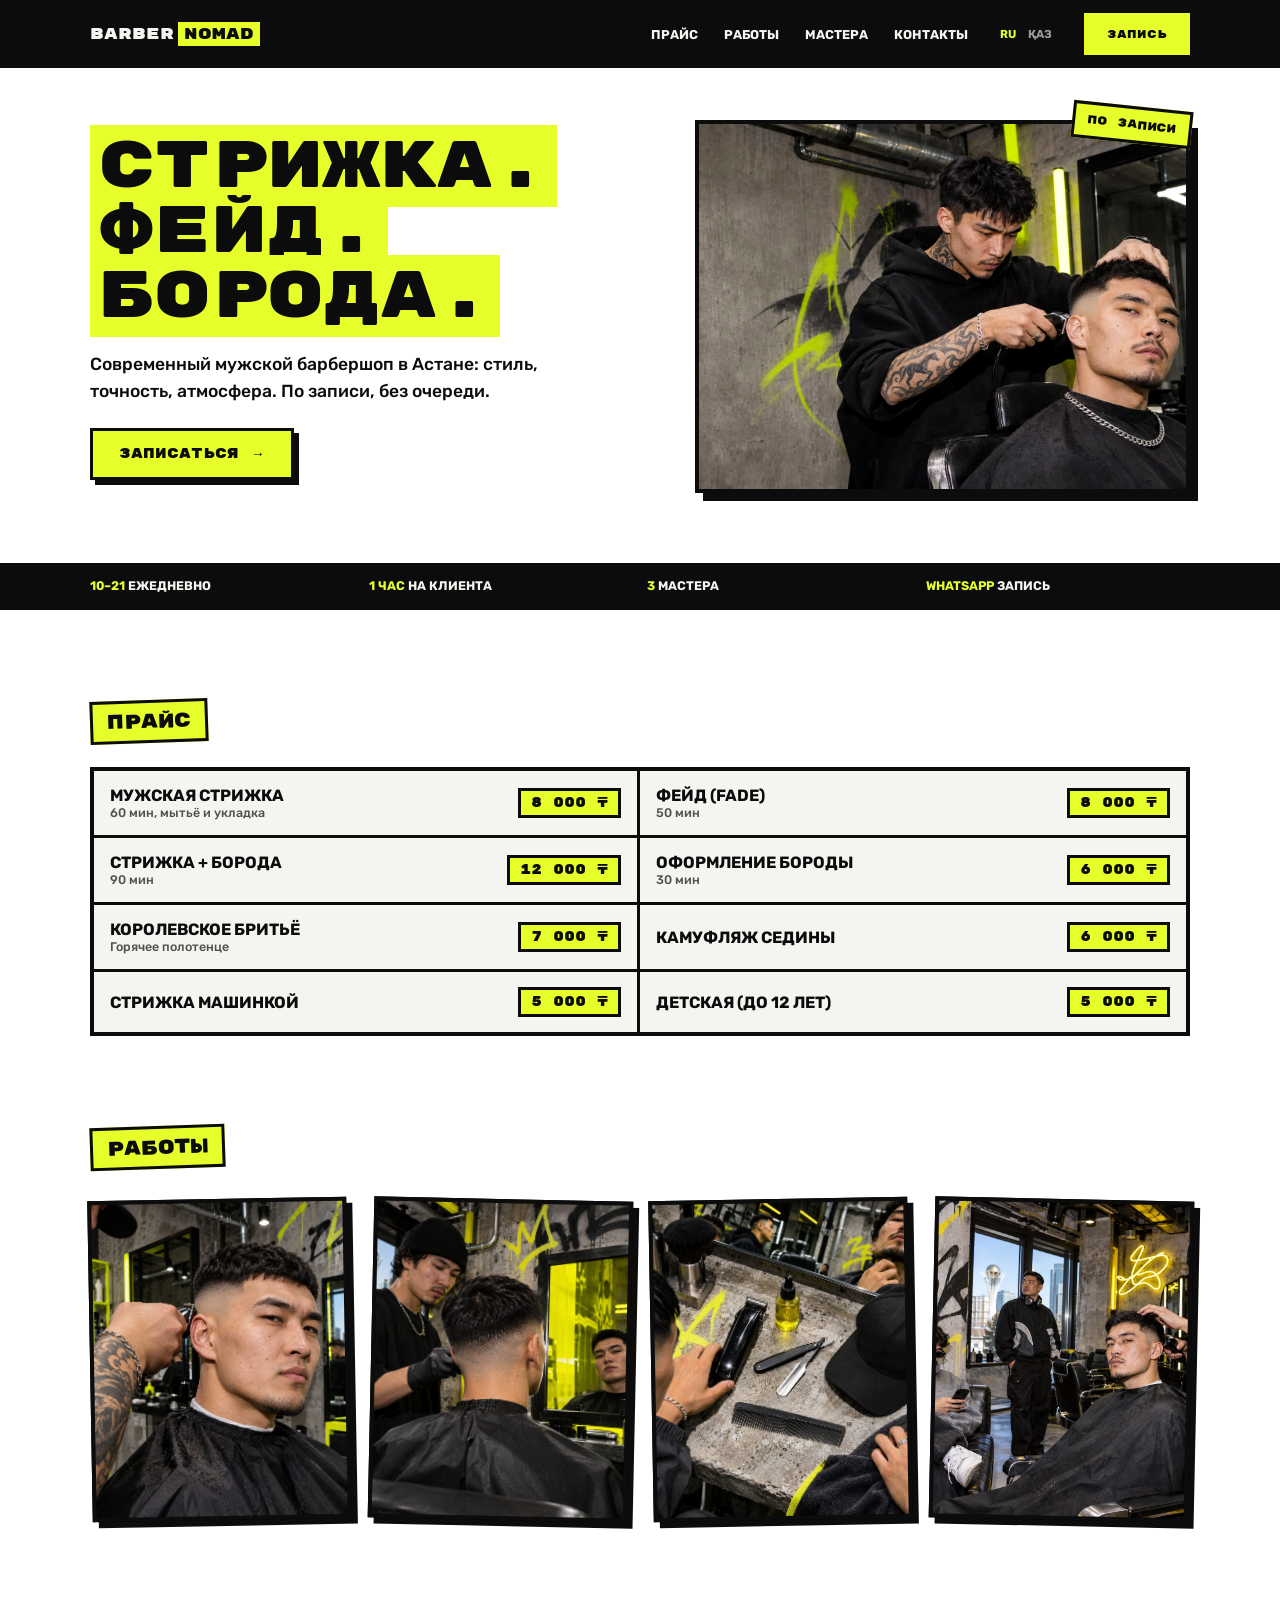
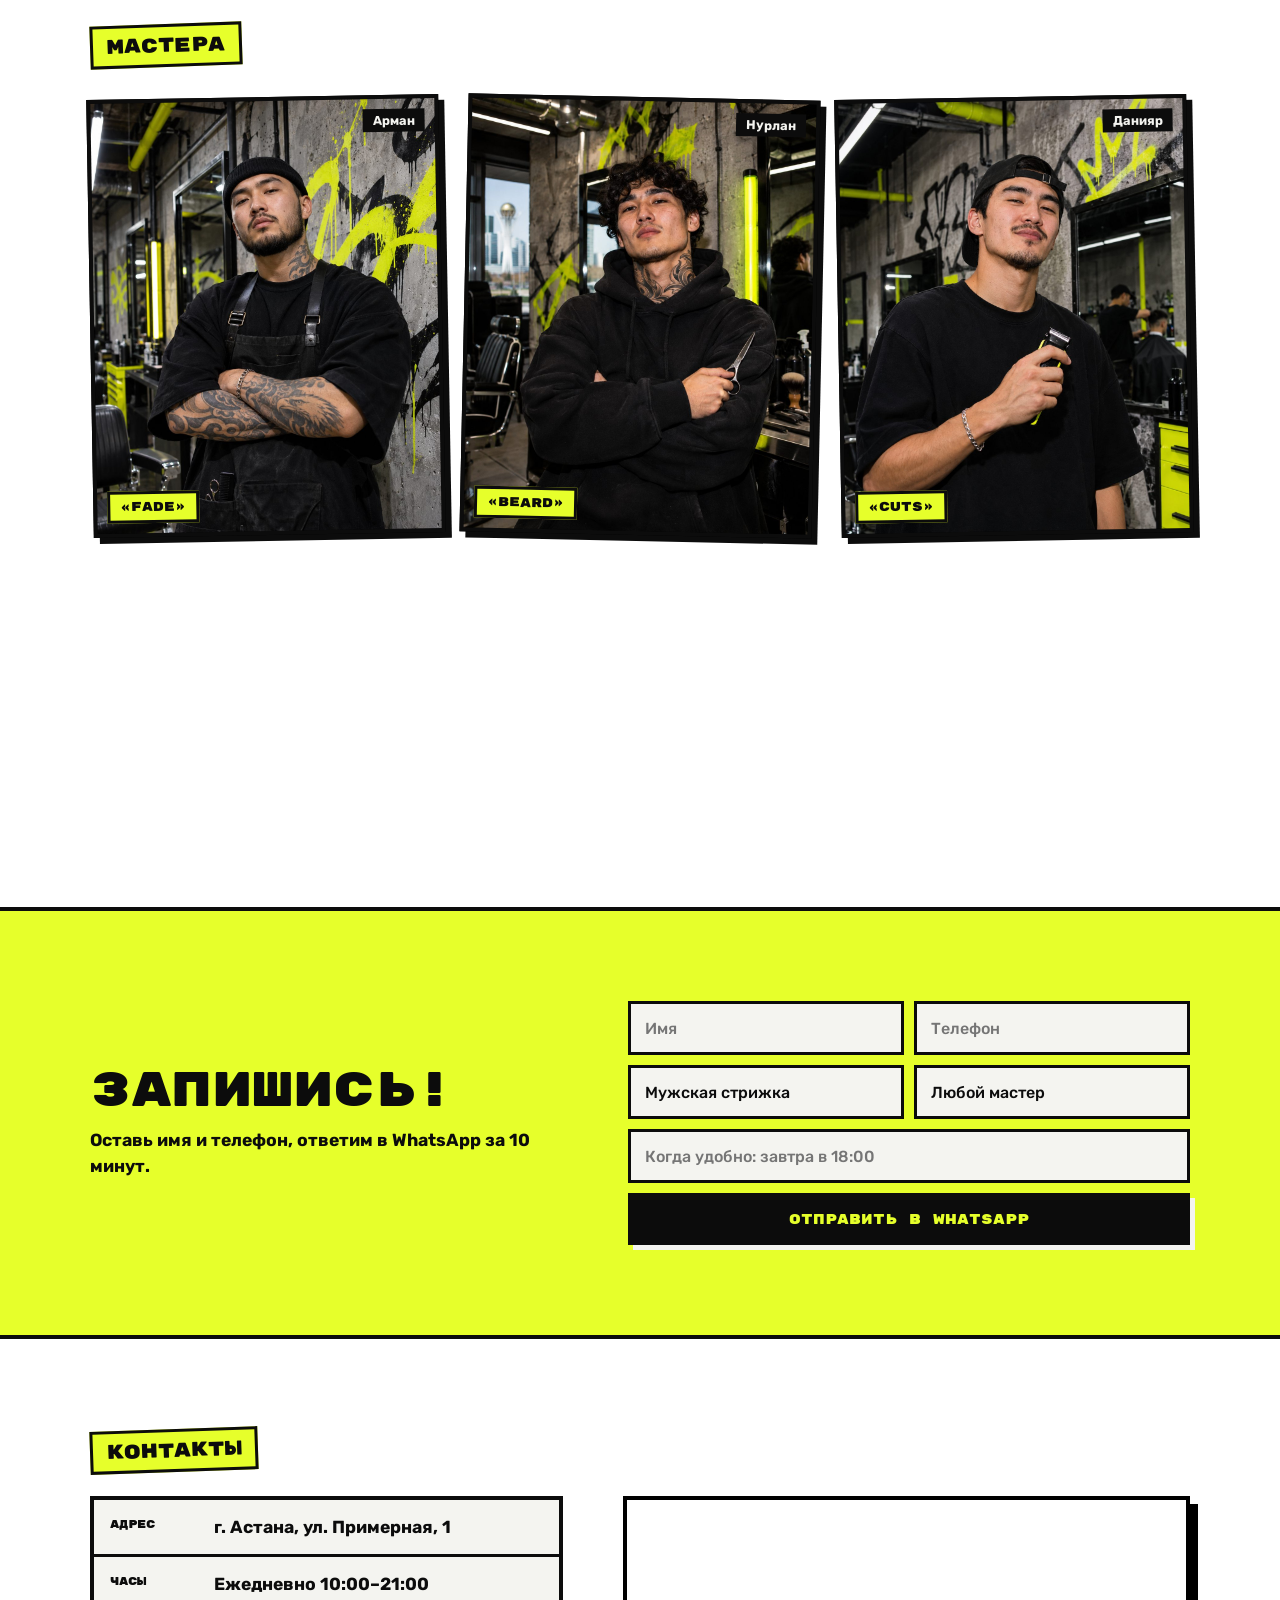
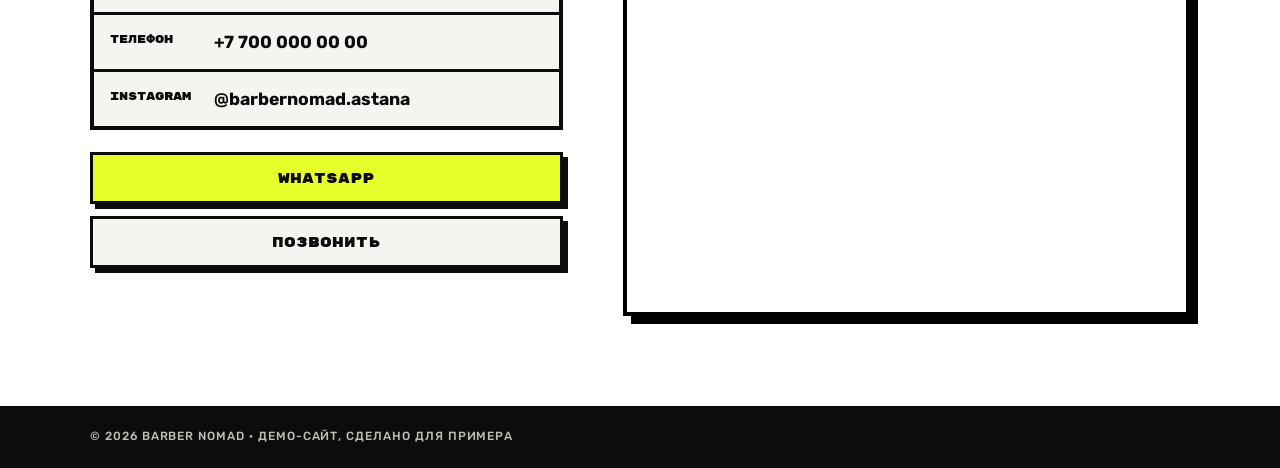
<file: barber-street/index.html>
<!doctype html>
<html lang="ru"><head><meta charset="utf-8">
<meta name="viewport" content="width=device-width,initial-scale=1,viewport-fit=cover">
<meta name="theme-color" content="#d8d8d3">
<title>Barber Nomad — стрижка, фейд, борода. Астана</title>
<link rel="preconnect" href="https://fonts.googleapis.com"><link rel="preconnect" href="https://fonts.gstatic.com" crossorigin>
<link href="https://fonts.googleapis.com/css2?family=Rubik:wght@400;500;700&family=Rubik+Mono+One&display=swap&subset=cyrillic" rel="stylesheet">
<style>
/* Street: бетон, кислотно-жёлтый, тяжёлые шрифты. Mobile first */
:root{--bg:#d8d8d3;--ink:#0c0c0c;--y:#e6ff2b;--w:#f4f4f0;--pad:18px;--bar:60px}
*{box-sizing:border-box;-webkit-tap-highlight-color:transparent}
html{scroll-behavior:smooth;scroll-padding-top:66px}
body{margin:0;color:var(--ink);font:500 16.5px/1.5 "Rubik",system-ui,sans-serif;padding-bottom:calc(var(--bar) + env(safe-area-inset-bottom));
 background:var(--bg) radial-gradient(circle at 20% 10%,rgba(255,255,255,.35),transparent 40%),radial-gradient(circle at 90% 60%,rgba(0,0,0,.08),transparent 45%)}
a{color:inherit;text-decoration:none}img{display:block;max-width:100%;height:auto}
.wrap{padding:0 var(--pad);max-width:1180px;margin:0 auto}
.mono{font-family:"Rubik Mono One","Rubik",sans-serif;text-transform:uppercase;font-weight:400;letter-spacing:-.01em}
header{position:fixed;inset:0 0 auto 0;z-index:30;height:58px;background:var(--ink);color:var(--w)}
header .wrap{display:flex;align-items:center;justify-content:space-between;height:100%}
.logo{font-family:"Rubik Mono One";font-size:.82rem;text-transform:uppercase;line-height:1;white-space:nowrap}.logo b{background:var(--y);color:var(--ink);padding:2px 6px;margin-left:4px;font-weight:400}
nav{display:flex;align-items:center;gap:4px}nav .lk{display:none}
.lang button{background:none;border:0;color:#9a9a96;font:700 .72rem "Rubik";padding:12px 6px;cursor:pointer}.lang button.on{color:var(--y)}
.btn{display:inline-flex;align-items:center;justify-content:center;min-height:52px;padding:0 26px;background:var(--y);color:var(--ink);border:3px solid var(--ink);font:400 .86rem "Rubik Mono One";text-transform:uppercase;cursor:pointer;box-shadow:5px 5px 0 var(--ink);transition:transform .15s,box-shadow .15s}
.btn:active{transform:translate(4px,4px);box-shadow:1px 1px 0 var(--ink)}
.btn.w{background:var(--w)}
header .btn{min-height:38px;padding:0 12px;font-size:.62rem;border-color:var(--y);box-shadow:none}
/* hero */
.hero{padding:86px 0 34px}
.hero h1{font-size:clamp(2.1rem,10.6vw,5rem);line-height:.98;margin:0 0 22px}
.hero h1 span{background:var(--y);padding:0 .12em;box-decoration-break:clone;-webkit-box-decoration-break:clone}
.hero p{margin:0 0 24px;max-width:30em;font-weight:500}
.hero .btn{width:100%}
.shot{position:relative;margin-top:30px;border:4px solid var(--ink);box-shadow:8px 8px 0 var(--ink);background:#000}
.shot img{width:100%;aspect-ratio:4/3;object-fit:cover;object-position:78% 35%;filter:contrast(1.05) saturate(1.05)}
.sticker{position:absolute;right:-6px;top:-18px;background:var(--y);border:3px solid var(--ink);padding:8px 12px;font:400 .72rem "Rubik Mono One";transform:rotate(6deg);text-transform:uppercase}
.strip{background:var(--ink);color:var(--w);padding:14px 0;overflow:hidden}
.strip .wrap{display:grid;grid-template-columns:1fr 1fr;gap:10px 14px;font-size:.78rem;font-weight:700;text-transform:uppercase}
.strip b{color:var(--y)}
/* sections */
section{padding:56px 0}
.tag{display:inline-block;background:var(--y);border:3px solid var(--ink);padding:6px 14px;font:400 1.25rem "Rubik Mono One";text-transform:uppercase;transform:rotate(-2deg);margin-bottom:24px}
.menu{border:4px solid var(--ink);background:var(--w)}
.row{display:flex;justify-content:space-between;align-items:center;gap:14px;padding:15px 16px;border-bottom:3px solid var(--ink)}
.row:last-child{border:0}
.row span{font:700 1.02rem "Rubik";text-transform:uppercase}.row small{display:block;font:500 .78rem "Rubik";text-transform:none;opacity:.7}
.row b{background:var(--y);border:3px solid var(--ink);padding:4px 10px;font:400 .82rem "Rubik Mono One";white-space:nowrap}
/* gallery + masters carousels */
.snap{display:flex;gap:14px;overflow-x:auto;scroll-snap-type:x mandatory;margin:0 calc(var(--pad)*-1);padding:6px var(--pad) 14px;scrollbar-width:none}
.snap::-webkit-scrollbar{display:none}.snap>*{flex:0 0 76%;scroll-snap-align:start}
.ph{border:4px solid var(--ink);background:#000;box-shadow:6px 6px 0 var(--ink)}
.ph img{width:100%;aspect-ratio:4/5;object-fit:cover}
.snap .ph:nth-child(even){transform:rotate(1.2deg)}.snap .ph:nth-child(odd){transform:rotate(-1deg)}
.mst{position:relative}
.mst .nick{position:absolute;left:10px;bottom:10px;background:var(--y);border:3px solid var(--ink);padding:5px 10px;font:400 .8rem "Rubik Mono One";text-transform:uppercase}
.mst .nm{position:absolute;right:10px;top:10px;background:var(--ink);color:var(--w);padding:4px 10px;font:700 .8rem "Rubik"}
/* reviews */
.chat{display:grid;gap:14px}
.bub{position:relative;max-width:92%;background:var(--w);border:3px solid var(--ink);padding:14px 16px;border-radius:18px 18px 18px 4px}
.bub:nth-child(2){background:var(--y);margin-left:auto;border-radius:18px 18px 4px 18px}
.bub small{display:block;margin-top:6px;font-weight:700;opacity:.65;font-size:.76rem}
/* booking */
.book{background:var(--y);border-top:4px solid var(--ink);border-bottom:4px solid var(--ink)}
.book h2{font-size:clamp(1.8rem,8vw,3rem);line-height:1;margin:0 0 12px}
form{display:grid;gap:10px;margin-top:22px}.f2{display:grid;gap:10px}
input,select{width:100%;min-height:54px;padding:0 14px;border:3px solid var(--ink);background:var(--w);color:var(--ink);font:500 16px "Rubik";border-radius:0;appearance:none;-webkit-appearance:none}
input:focus,select:focus{outline:4px solid var(--ink);outline-offset:2px}
form .btn{background:var(--ink);color:var(--y);width:100%;box-shadow:5px 5px 0 var(--w)}
/* contacts */
.ct dl{margin:0;border:4px solid var(--ink);background:var(--w)}.ct dl div{display:flex;gap:14px;padding:14px 16px;border-bottom:3px solid var(--ink)}.ct dl div:last-child{border:0}
.ct dt{flex:0 0 90px;font:400 .68rem "Rubik Mono One";text-transform:uppercase;padding-top:4px}.ct dd{margin:0;font-weight:700}
.ct .btns{display:grid;gap:12px;margin:22px 0}
.map iframe{display:block;width:100%;height:280px;border:4px solid var(--ink);box-shadow:8px 8px 0 var(--ink);filter:grayscale(1) contrast(1.1)}
footer{background:var(--ink);color:#bdbdb8;padding:22px 0;font-size:.74rem;text-transform:uppercase;letter-spacing:.08em}
.bar{position:fixed;inset:auto 0 0 0;z-index:40;display:flex;background:var(--ink);padding-bottom:env(safe-area-inset-bottom)}
.bar a{flex:1;display:flex;align-items:center;justify-content:center;height:var(--bar);font:400 .72rem "Rubik Mono One";text-transform:uppercase;color:var(--w)}
.bar a:first-child{background:var(--y);color:var(--ink);flex:1.4}.bar a+a{border-left:2px solid #333}
.rv{opacity:0;transform:translateY(16px);transition:opacity .5s,transform .5s}.rv.in{opacity:1;transform:none}
@media(prefers-reduced-motion:reduce){.rv{opacity:1;transform:none;transition:none}html{scroll-behavior:auto}}
@media(min-width:700px){:root{--pad:30px}body{font-size:17.5px}.snap>*{flex-basis:42%}.strip .wrap{grid-template-columns:repeat(4,1fr)}.f2{grid-template-columns:1fr 1fr}.hero .btn{width:auto}}
@media(min-width:1000px){
 :root{--pad:40px}body{padding-bottom:0}header{height:68px}header .btn{min-height:42px;font-size:.7rem;padding:0 20px}
 .logo{font-size:1rem}nav{gap:26px}nav .lk{display:block;font:700 .8rem "Rubik";text-transform:uppercase;color:var(--w)}nav .lk:hover{color:var(--y)}
 .bar{display:none}
 .hero{padding:120px 0 70px}.hero .wrap{display:grid;grid-template-columns:1.1fr 1fr;gap:60px;align-items:center}.shot{margin-top:0}.hero h1{font-size:clamp(3.4rem,5.2vw,5rem)}
 section{padding:90px 0}
 .menu{display:grid;grid-template-columns:1fr 1fr}.menu .row:nth-child(odd){border-right:3px solid var(--ink)}.menu .row:nth-last-child(-n+2){border-bottom:0}
 .snap{display:grid;overflow:visible;margin:0;padding:6px 0 14px;gap:22px}.snap>*{flex:initial}
 .gal{grid-template-columns:repeat(4,1fr)}.team{grid-template-columns:repeat(3,1fr)}
 .chat{grid-template-columns:repeat(3,1fr);gap:22px}.bub,.bub:nth-child(2){max-width:none;margin:0}
 .bk{display:grid;grid-template-columns:1fr 1.2fr;gap:70px;align-items:center}form{margin-top:0}
 .ctg{display:grid;grid-template-columns:1fr 1.2fr;gap:60px;align-items:start}.map{margin-top:0}.map iframe{height:420px}
}
</style></head><body>
<header id="hd"><div class="wrap">
 <a class="logo" href="#top">Barber<b>Nomad</b></a>
 <nav><a class="lk" href="#price" data-kk="Бағалар">Прайс</a><a class="lk" href="#work" data-kk="Жұмыстар">Работы</a><a class="lk" href="#team" data-kk="Шеберлер">Мастера</a><a class="lk" href="#contacts" data-kk="Байланыс">Контакты</a>
 <span class="lang"><button data-l="ru" class="on">RU</button><button data-l="kk">ҚАЗ</button></span><a class="btn" href="#book" data-kk="Жазылу">Запись</a></nav>
</div></header>

<main id="top">
<div class="hero"><div class="wrap">
 <div><h1 class="mono"><span data-kk="Шаш.">Стрижка.</span><br><span data-kk="Фейд.">Фейд.</span><br><span data-kk="Сақал.">Борода.</span></h1>
 <p data-kk="Заманауи ерлер барбершопы Астанада: стиль, дәлдік, атмосфера. Жазылумен, кезексіз.">Современный мужской барбершоп в Астане: стиль, точность, атмосфера. По записи, без очереди.</p>
 <a class="btn" href="#book" data-kk="Жазылу →">Записаться →</a></div>
 <div class="shot"><img src="img/hero.jpg" width="1672" height="941" alt="Барбер делает фейд клиенту" fetchpriority="high"><span class="sticker" data-kk="Жазылумен">по записи</span></div>
</div></div>
<div class="strip"><div class="wrap"><div><b>10–21</b> <span data-kk="күн сайын">ежедневно</span></div><div><b>1 <span data-kk="сағат">час</span></b> <span data-kk="әр клиентке">на клиента</span></div><div><b>3</b> <span data-kk="шебер">мастера</span></div><div><b>WhatsApp</b> <span data-kk="жазылу">запись</span></div></div></div>

<section id="price"><div class="wrap rv"><div class="tag mono" data-kk="Бағалар">Прайс</div>
 <div class="menu">
  <div class="row"><span data-kk="Ерлер шаш қиюы">Мужская стрижка<small data-kk="60 мин, жуу және сәндеу">60 мин, мытьё и укладка</small></span><b>8 000 ₸</b></div>
  <div class="row"><span data-kk="Фейд">Фейд (fade)<small data-kk="50 мин">50 мин</small></span><b>8 000 ₸</b></div>
  <div class="row"><span data-kk="Шаш + сақал">Стрижка + борода<small data-kk="90 мин">90 мин</small></span><b>12 000 ₸</b></div>
  <div class="row"><span data-kk="Сақалға пішін беру">Оформление бороды<small data-kk="30 мин">30 мин</small></span><b>6 000 ₸</b></div>
  <div class="row"><span data-kk="Корольдік қырыну">Королевское бритьё<small data-kk="Ыстық сүлгі">Горячее полотенце</small></span><b>7 000 ₸</b></div>
  <div class="row"><span data-kk="Ақ шашты бояу">Камуфляж седины</span><b>6 000 ₸</b></div>
  <div class="row"><span data-kk="Машинкамен қию">Стрижка машинкой</span><b>5 000 ₸</b></div>
  <div class="row"><span data-kk="Балалар шаш қиюы">Детская (до 12 лет)</span><b>5 000 ₸</b></div>
 </div></div></section>

<section id="work" style="padding-top:0"><div class="wrap rv"><div class="tag mono" data-kk="Жұмыстар">Работы</div>
 <div class="snap gal">
  <div class="ph"><img src="img/g2.jpg" width="1254" height="1254" alt="Фейд, профиль" loading="lazy"></div>
  <div class="ph"><img src="img/g4.jpg" width="1254" height="1254" alt="Результат со спины" loading="lazy"></div>
  <div class="ph"><img src="img/g3.jpg" width="1254" height="1254" alt="Инструменты" loading="lazy"></div>
  <div class="ph"><img src="img/g1.jpg" width="1536" height="1024" alt="Зал" loading="lazy" style="object-position:30% 50%"></div>
 </div></div></section>

<section id="team" style="padding-top:0"><div class="wrap rv"><div class="tag mono" data-kk="Шеберлер">Мастера</div>
 <div class="snap team">
  <div class="ph mst"><img src="img/m1.jpg" width="1122" height="1402" alt="Арман" loading="lazy"><span class="nm">Арман</span><span class="nick">«Fade»</span></div>
  <div class="ph mst"><img src="img/m2.jpg" width="1122" height="1402" alt="Нурлан" loading="lazy"><span class="nm">Нурлан</span><span class="nick">«Beard»</span></div>
  <div class="ph mst"><img src="img/m3.jpg" width="1122" height="1402" alt="Данияр" loading="lazy"><span class="nm">Данияр</span><span class="nick">«Cuts»</span></div>
 </div></div></section>

<section id="reviews" style="padding-top:0"><div class="wrap rv"><div class="tag mono" data-kk="Пікірлер">Отзывы</div>
 <div class="chat">
  <div class="bub"><span data-kk="Шаш бір ай формасын сақтайды. Шебер қалай жататынымды сұрады.">Стрижка держится месяц. Мастер спросил, как я укладываюсь.</span><small>Руслан · 14:27</small></div>
  <div class="bub"><span data-kk="WhatsApp-пен бір минутта жазылдым, күтпедім.">Записался в WhatsApp за минуту, ждать не пришлось.</span><small>Айбек · вчера</small></div>
  <div class="bub"><span data-kk="Жарты жылдан бері барамын, нәтиже әрқашан тұрақты.">Полгода хожу, результат всегда стабильный.</span><small>Ержан · пн</small></div>
 </div></div></section>

<section id="book" class="book"><div class="wrap rv"><div class="bk">
 <div><h2 class="mono" data-kk="Жазыл!">Запишись!</h2><p style="margin:0;font-weight:700" data-kk="Аты мен телефонын қалдыр, 10 минутта WhatsApp-та жауап береміз.">Оставь имя и телефон, ответим в WhatsApp за 10 минут.</p></div>
 <form id="bf" novalidate>
  <div class="f2"><input name="n" required autocomplete="name" placeholder="Имя" data-ph-kk="Аты"><input name="p" required type="tel" inputmode="tel" autocomplete="tel" placeholder="Телефон" data-ph-kk="Телефон"></div>
  <div class="f2"><select name="s" aria-label="Услуга"><option>Мужская стрижка</option><option>Фейд</option><option>Стрижка + борода</option><option>Оформление бороды</option><option>Королевское бритьё</option></select>
  <select name="m" aria-label="Мастер"><option value="">Любой мастер</option><option>Арман</option><option>Нурлан</option><option>Данияр</option></select></div>
  <input name="w" placeholder="Когда удобно: завтра в 18:00" data-ph-kk="Қашан ыңғайлы: ертең 18:00">
  <button class="btn" type="submit" data-kk="WhatsApp-қа жіберу">Отправить в WhatsApp</button>
 </form></div></div></section>

<section id="contacts"><div class="wrap rv"><div class="tag mono" data-kk="Байланыс">Контакты</div>
 <div class="ctg"><div class="ct"><dl>
  <div><dt data-kk="Мекенжай">Адрес</dt><dd data-kk="Астана қ., Үлгі көшесі, 1">г. Астана, ул. Примерная, 1</dd></div>
  <div><dt data-kk="Уақыты">Часы</dt><dd data-kk="Күн сайын 10:00–21:00">Ежедневно 10:00–21:00</dd></div>
  <div><dt data-kk="Телефон">Телефон</dt><dd><a href="tel:+77000000000">+7 700 000 00 00</a></dd></div>
  <div><dt>Instagram</dt><dd><a href="https://instagram.com/barbernomad.astana" target="_blank" rel="noopener">@barbernomad.astana</a></dd></div></dl>
  <div class="btns"><a class="btn" href="https://wa.me/77000000000" target="_blank" rel="noopener">WhatsApp</a><a class="btn w" href="tel:+77000000000" data-kk="Қоңырау шалу">Позвонить</a></div></div>
  <div class="map"><iframe title="Карта" loading="lazy" src="https://www.openstreetmap.org/export/embed.html?bbox=71.40%2C51.12%2C71.46%2C51.15&layer=mapnik"></iframe></div></div>
</div></section>
</main>
<footer><div class="wrap">© 2026 Barber Nomad · <span data-kk="Демо-сайт, мысал ретінде жасалған">Демо-сайт, сделано для примера</span></div></footer>
<div class="bar"><a href="#book" data-kk="Жазылу">Запись</a><a href="https://wa.me/77000000000" target="_blank" rel="noopener">WhatsApp</a><a href="tel:+77000000000" data-kk="Қоңырау">Звонок</a></div>
<script src="../barber-common.js"></script>
</body></html>
</file>
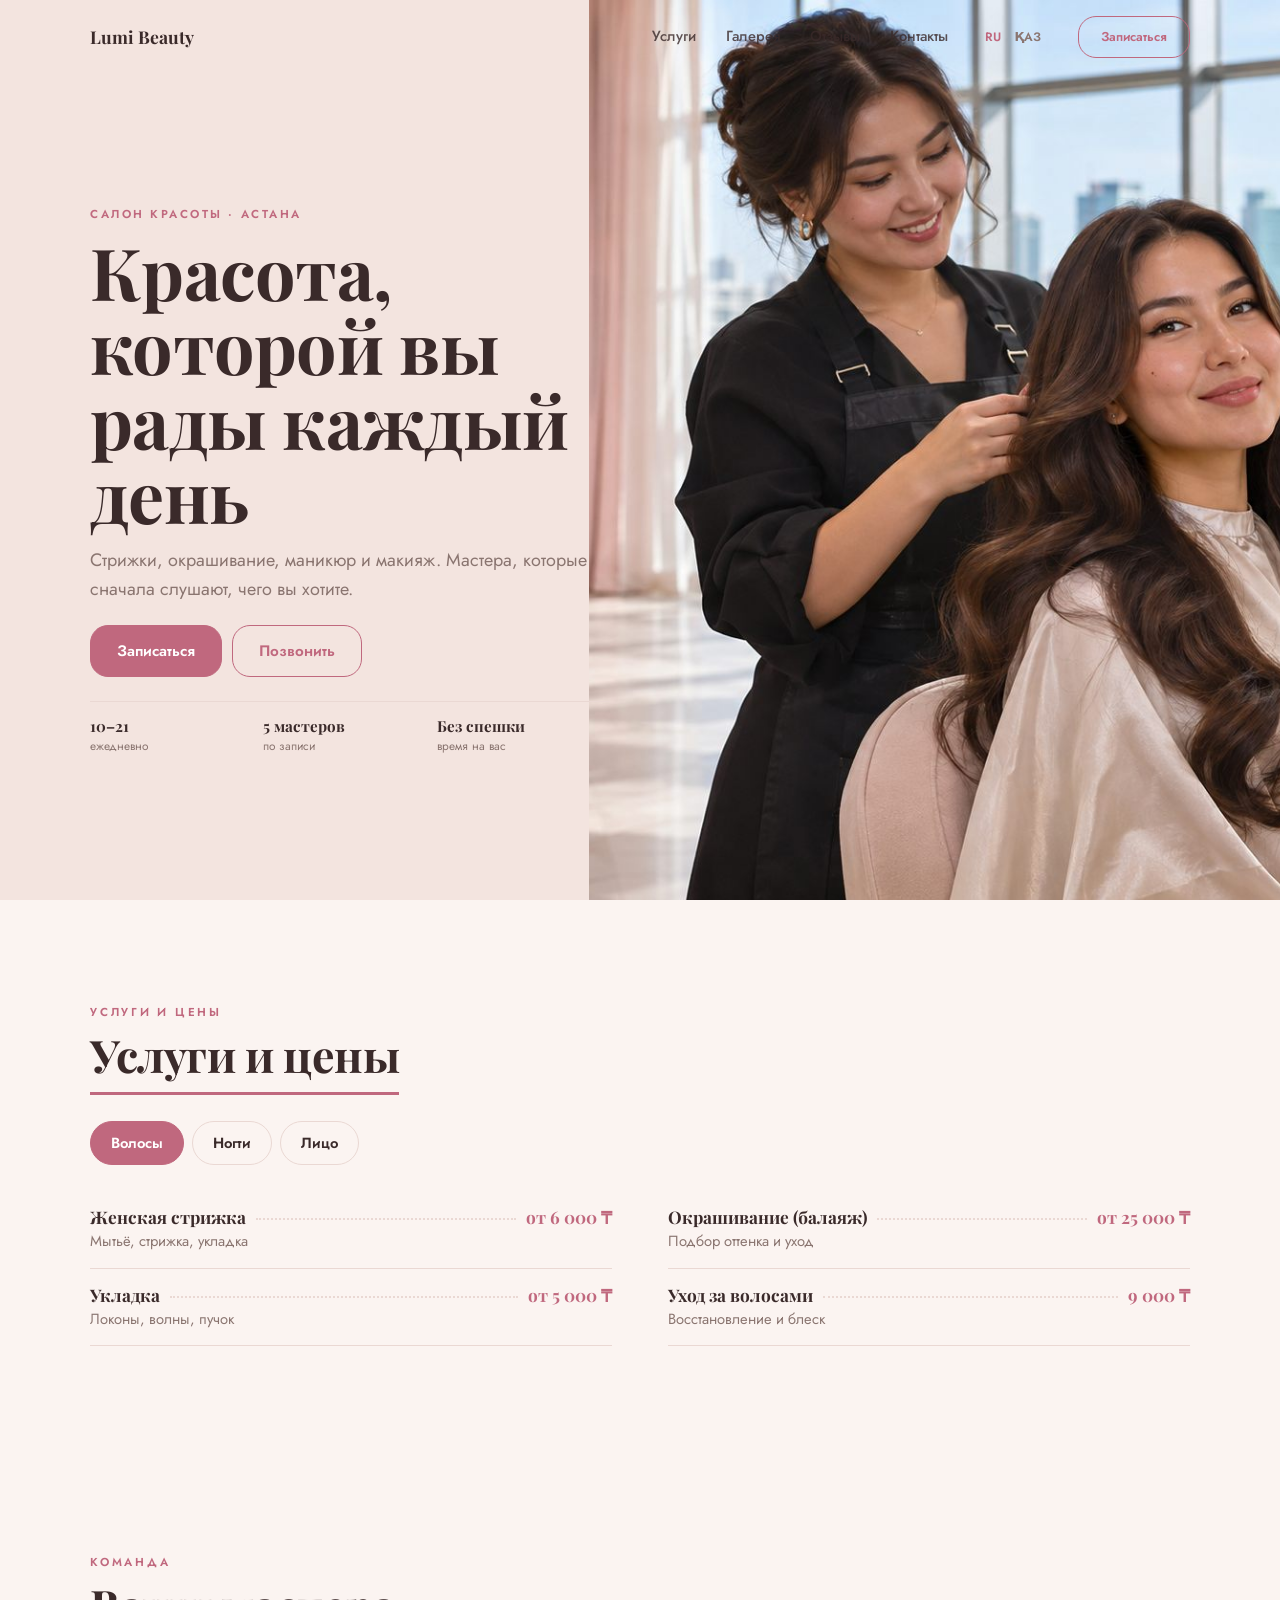
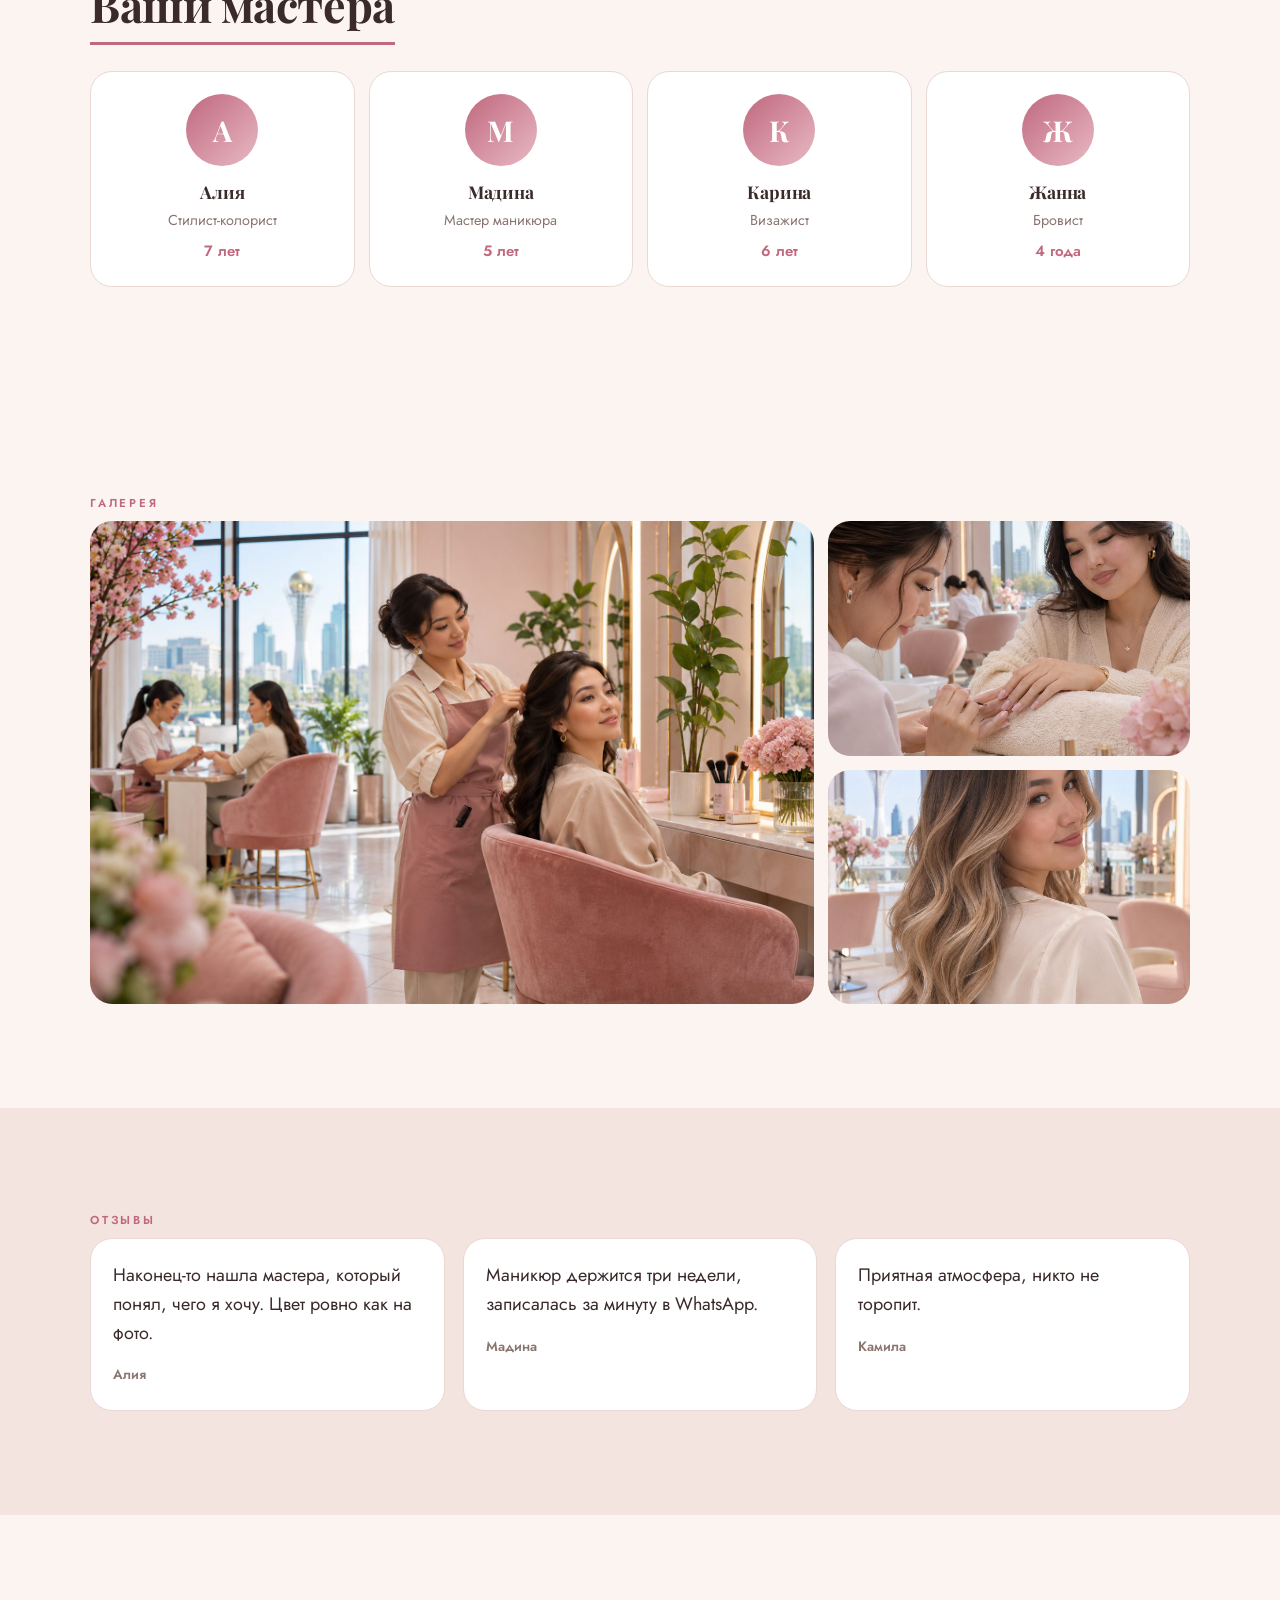
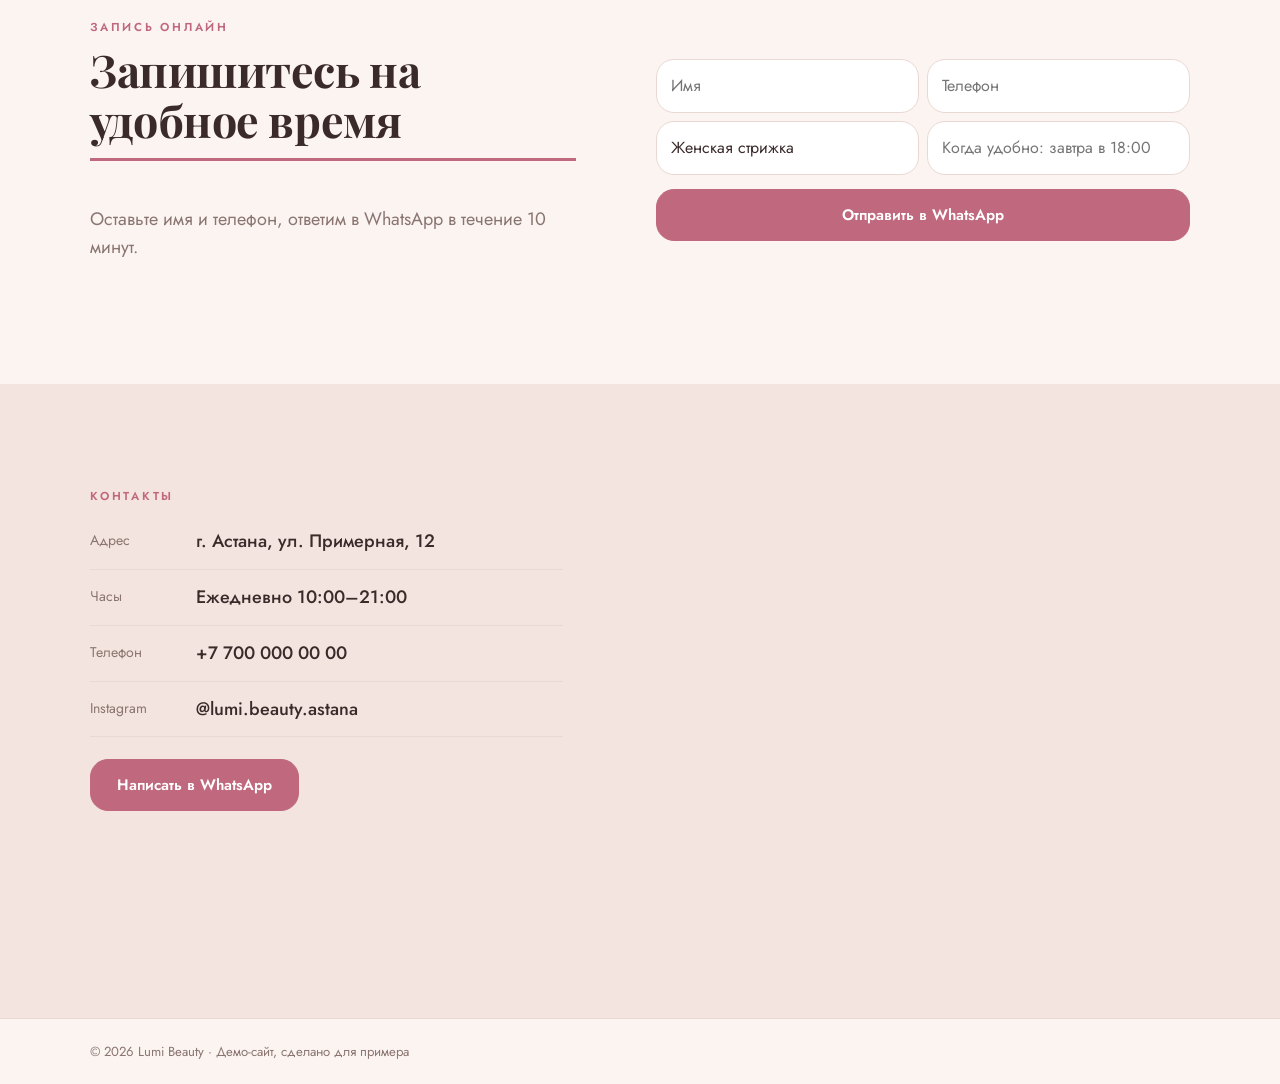
<file: biz-beauty/index.html>
<!doctype html>
<html lang="ru"><head><meta charset="utf-8"><meta name="viewport" content="width=device-width,initial-scale=1,viewport-fit=cover">
<link rel="stylesheet" href="../biz.css"></head>
<body><div id="app"></div>
<script>
/* ДЕМО: вымышленный бизнес. Для клиента поменяй данные ниже и положи его фото в img/ (hero.jpg, g1.jpg, g2.jpg, g3.jpg). */
window.BIZ = {
  "wa": "77000000000",
  "phone": "+7 700 000 00 00",
  "phoneRaw": "+77000000000",
  "svcTitle": [
    "Услуги и цены",
    "Қызметтер және бағалар"
  ],
  "title": "Lumi Beauty — салон красоты в Астане",
  "name": "Lumi Beauty",
  "layout": "split",
  "theme": {
    "bg": "#fbf4f1",
    "bg2": "#f3e4df",
    "ink": "#3a2a2a",
    "mut": "#8a7570",
    "accent": "#c0687e",
    "accent2": "#e8b9c4",
    "line": "#ead8d3",
    "onaccent": "#ffffff",
    "radius": "22px",
    "fh": "'Playfair Display',Georgia,serif",
    "fb": "'Jost',system-ui,sans-serif",
    "fonts": "https://fonts.googleapis.com/css2?family=Jost:wght@300;400;500;600&family=Playfair+Display:wght@500;700&display=swap&subset=cyrillic",
    "cards": "filled",
    "head": "line"
  },
  "hero": {
    "kick": [
      "Салон красоты · Астана",
      "Сұлулық салоны · Астана"
    ],
    "title": [
      "Красота, которой вы рады каждый день",
      "Күн сайын қуантатын сұлулық"
    ],
    "sub": [
      "Стрижки, окрашивание, маникюр и макияж. Мастера, которые сначала слушают, чего вы хотите.",
      "Шаш қию, бояу, маникюр және макияж. Алдымен сізді тыңдайтын шеберлер."
    ],
    "facts": [
      [
        [
          "10–21",
          "10–21"
        ],
        [
          "ежедневно",
          "күн сайын"
        ]
      ],
      [
        [
          "5 мастеров",
          "5 шебер"
        ],
        [
          "по записи",
          "жазылумен"
        ]
      ],
      [
        [
          "Без спешки",
          "Асықпай"
        ],
        [
          "время на вас",
          "сізге уақыт"
        ]
      ]
    ]
  },
  "bookTitle": [
    "Запишитесь на удобное время",
    "Ыңғайлы уақытқа жазылыңыз"
  ],
  "services": [
    {
      "name": [
        "Женская стрижка",
        "Әйелдер шаш қиюы"
      ],
      "desc": [
        "Мытьё, стрижка, укладка",
        "Жуу, қию, сәндеу"
      ],
      "price": "от 6 000 ₸"
    },
    {
      "name": [
        "Окрашивание (балаяж)",
        "Бояу (балаяж)"
      ],
      "desc": [
        "Подбор оттенка и уход",
        "Реңк таңдау және күтім"
      ],
      "price": "от 25 000 ₸"
    },
    {
      "name": [
        "Маникюр с покрытием",
        "Жабындымен маникюр"
      ],
      "desc": [
        "Гель-лак, дизайн по желанию",
        "Гель-лак, қалауыңызша дизайн"
      ],
      "price": "7 000 ₸"
    },
    {
      "name": [
        "Макияж",
        "Макияж"
      ],
      "desc": [
        "Дневной и вечерний",
        "Күндізгі және кешкі"
      ],
      "price": "10 000 ₸"
    },
    {
      "name": [
        "Укладка",
        "Сәндеу"
      ],
      "desc": [
        "Локоны, волны, пучок",
        "Бұйра, толқын, түйін"
      ],
      "price": "от 5 000 ₸"
    },
    {
      "name": [
        "Уход за волосами",
        "Шашты күту"
      ],
      "desc": [
        "Восстановление и блеск",
        "Қалпына келтіру және жылтыр"
      ],
      "price": "9 000 ₸"
    }
  ],
  "steps": [
    [
      [
        "Выбираете услугу",
        "Қызметті таңдайсыз"
      ],
      [
        "Пишете в WhatsApp или оставляете заявку на сайте.",
        "WhatsApp-қа жазасыз немесе сайтта өтінім қалдырасыз."
      ]
    ],
    [
      [
        "Мастер уточняет пожелания",
        "Шебер қалауыңызды нақтылайды"
      ],
      [
        "Присылаете фото, как хотите, мы подберём вариант.",
        "Қалаған суретті жібересіз, біз нұсқа таңдаймыз."
      ]
    ],
    [
      [
        "Приходите и отдыхаете",
        "Келіп демаласыз"
      ],
      [
        "Всё готово к вашему времени, без ожидания.",
        "Барлығы уақытыңызға дайын, күтусіз."
      ]
    ]
  ],
  "reviews": [
    {
      "name": "Алия",
      "text": [
        "Наконец-то нашла мастера, который понял, чего я хочу. Цвет ровно как на фото.",
        "Ақыры не қалайтынымды түсінген шебер таптым. Түсі суреттегідей."
      ]
    },
    {
      "name": "Мадина",
      "text": [
        "Маникюр держится три недели, записалась за минуту в WhatsApp.",
        "Маникюр үш апта тұрады, WhatsApp арқылы бір минутта жазылдым."
      ]
    },
    {
      "name": "Камила",
      "text": [
        "Приятная атмосфера, никто не торопит.",
        "Атмосфера жақсы, ешкім асықтырмайды."
      ]
    }
  ],
  "contacts": {
    "address": [
      "г. Астана, ул. Примерная, 12",
      "Астана қ., Үлгі көшесі, 12"
    ],
    "hours": [
      "Ежедневно 10:00–21:00",
      "Күн сайын 10:00–21:00"
    ],
    "insta": "lumi.beauty.astana"
  },
  "sections": [
    "tabs",
    "team",
    "gal",
    "rev",
    "book",
    "ct"
  ],
  "galStyle": "mosaic",
  "teamTitle": [
    "Ваши мастера",
    "Сіздің шеберлер"
  ],
  "tabs": [
    {
      "name": [
        "Волосы",
        "Шаш"
      ],
      "items": [
        {
          "name": [
            "Женская стрижка",
            "Әйелдер шаш қиюы"
          ],
          "desc": [
            "Мытьё, стрижка, укладка",
            "Жуу, қию, сәндеу"
          ],
          "price": "от 6 000 ₸"
        },
        {
          "name": [
            "Окрашивание (балаяж)",
            "Бояу (балаяж)"
          ],
          "desc": [
            "Подбор оттенка и уход",
            "Реңк таңдау және күтім"
          ],
          "price": "от 25 000 ₸"
        },
        {
          "name": [
            "Укладка",
            "Сәндеу"
          ],
          "desc": [
            "Локоны, волны, пучок",
            "Бұйра, толқын, түйін"
          ],
          "price": "от 5 000 ₸"
        },
        {
          "name": [
            "Уход за волосами",
            "Шашты күту"
          ],
          "desc": [
            "Восстановление и блеск",
            "Қалпына келтіру және жылтыр"
          ],
          "price": "9 000 ₸"
        }
      ]
    },
    {
      "name": [
        "Ногти",
        "Тырнақ"
      ],
      "items": [
        {
          "name": [
            "Маникюр с покрытием",
            "Жабындымен маникюр"
          ],
          "desc": [
            "Гель-лак, дизайн по желанию",
            "Гель-лак, қалауыңызша дизайн"
          ],
          "price": "7 000 ₸"
        },
        {
          "name": [
            "Классический маникюр",
            "Классикалық маникюр"
          ],
          "desc": [
            "Без покрытия",
            "Жабынсыз"
          ],
          "price": "5 000 ₸"
        },
        {
          "name": [
            "Педикюр",
            "Педикюр"
          ],
          "desc": [
            "Аппаратный, с покрытием",
            "Аппаратты, жабындымен"
          ],
          "price": "9 000 ₸"
        },
        {
          "name": [
            "Наращивание",
            "Ұзарту"
          ],
          "desc": [
            "Форма на выбор",
            "Пішін таңдау бойынша"
          ],
          "price": "от 12 000 ₸"
        }
      ]
    },
    {
      "name": [
        "Лицо",
        "Бет"
      ],
      "items": [
        {
          "name": [
            "Макияж",
            "Макияж"
          ],
          "desc": [
            "Дневной и вечерний",
            "Күндізгі және кешкі"
          ],
          "price": "10 000 ₸"
        },
        {
          "name": [
            "Брови",
            "Қас"
          ],
          "desc": [
            "Коррекция и окрашивание",
            "Түзету және бояу"
          ],
          "price": "5 000 ₸"
        },
        {
          "name": [
            "Ресницы",
            "Кірпік"
          ],
          "desc": [
            "Ламинирование",
            "Ламинирлеу"
          ],
          "price": "8 000 ₸"
        }
      ]
    }
  ],
  "team": [
    {
      "name": "Алия",
      "role": [
        "Стилист-колорист",
        "Стилист-колорист"
      ],
      "exp": [
        "7 лет",
        "7 жыл"
      ]
    },
    {
      "name": "Мадина",
      "role": [
        "Мастер маникюра",
        "Маникюр шебері"
      ],
      "exp": [
        "5 лет",
        "5 жыл"
      ]
    },
    {
      "name": "Карина",
      "role": [
        "Визажист",
        "Визажист"
      ],
      "exp": [
        "6 лет",
        "6 жыл"
      ]
    },
    {
      "name": "Жанна",
      "role": [
        "Бровист",
        "Қас шебері"
      ],
      "exp": [
        "4 года",
        "4 жыл"
      ]
    }
  ]
};
</script>
<script src="../biz.js"></script></body></html>
</file>
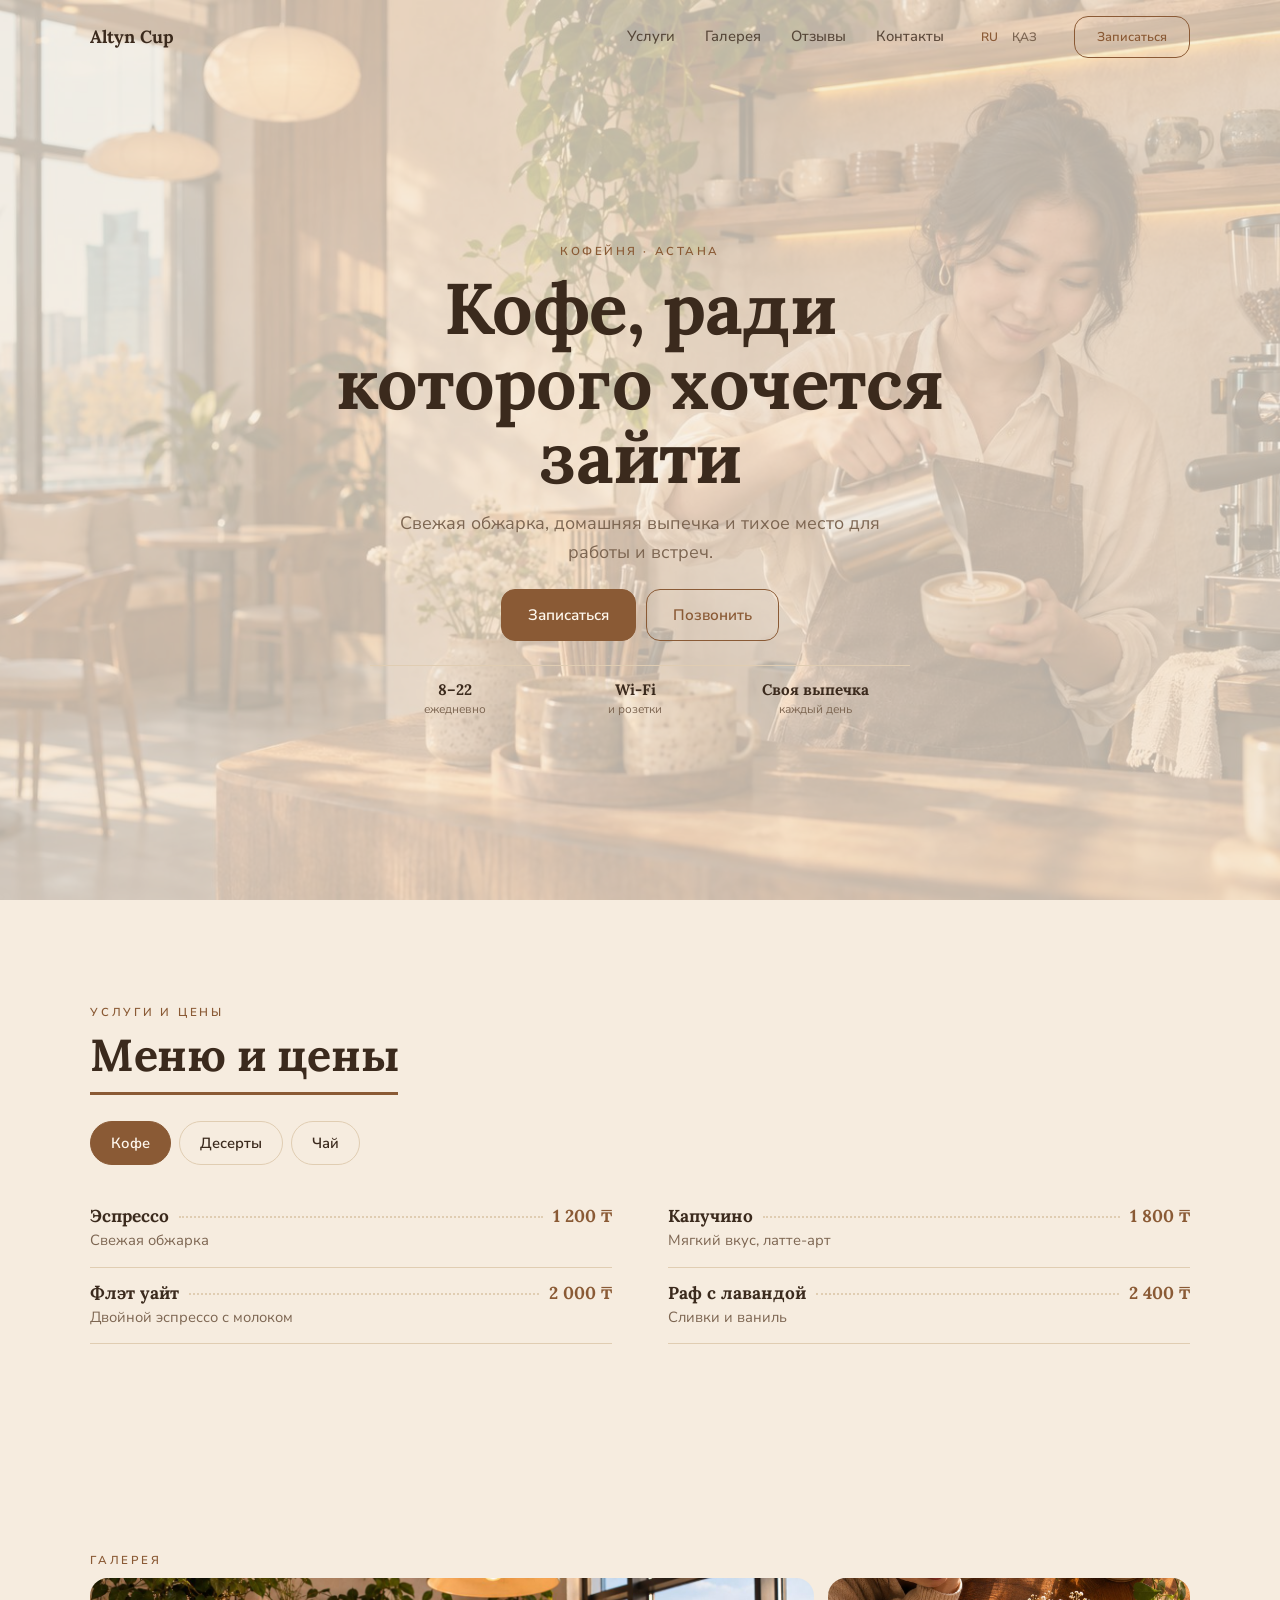
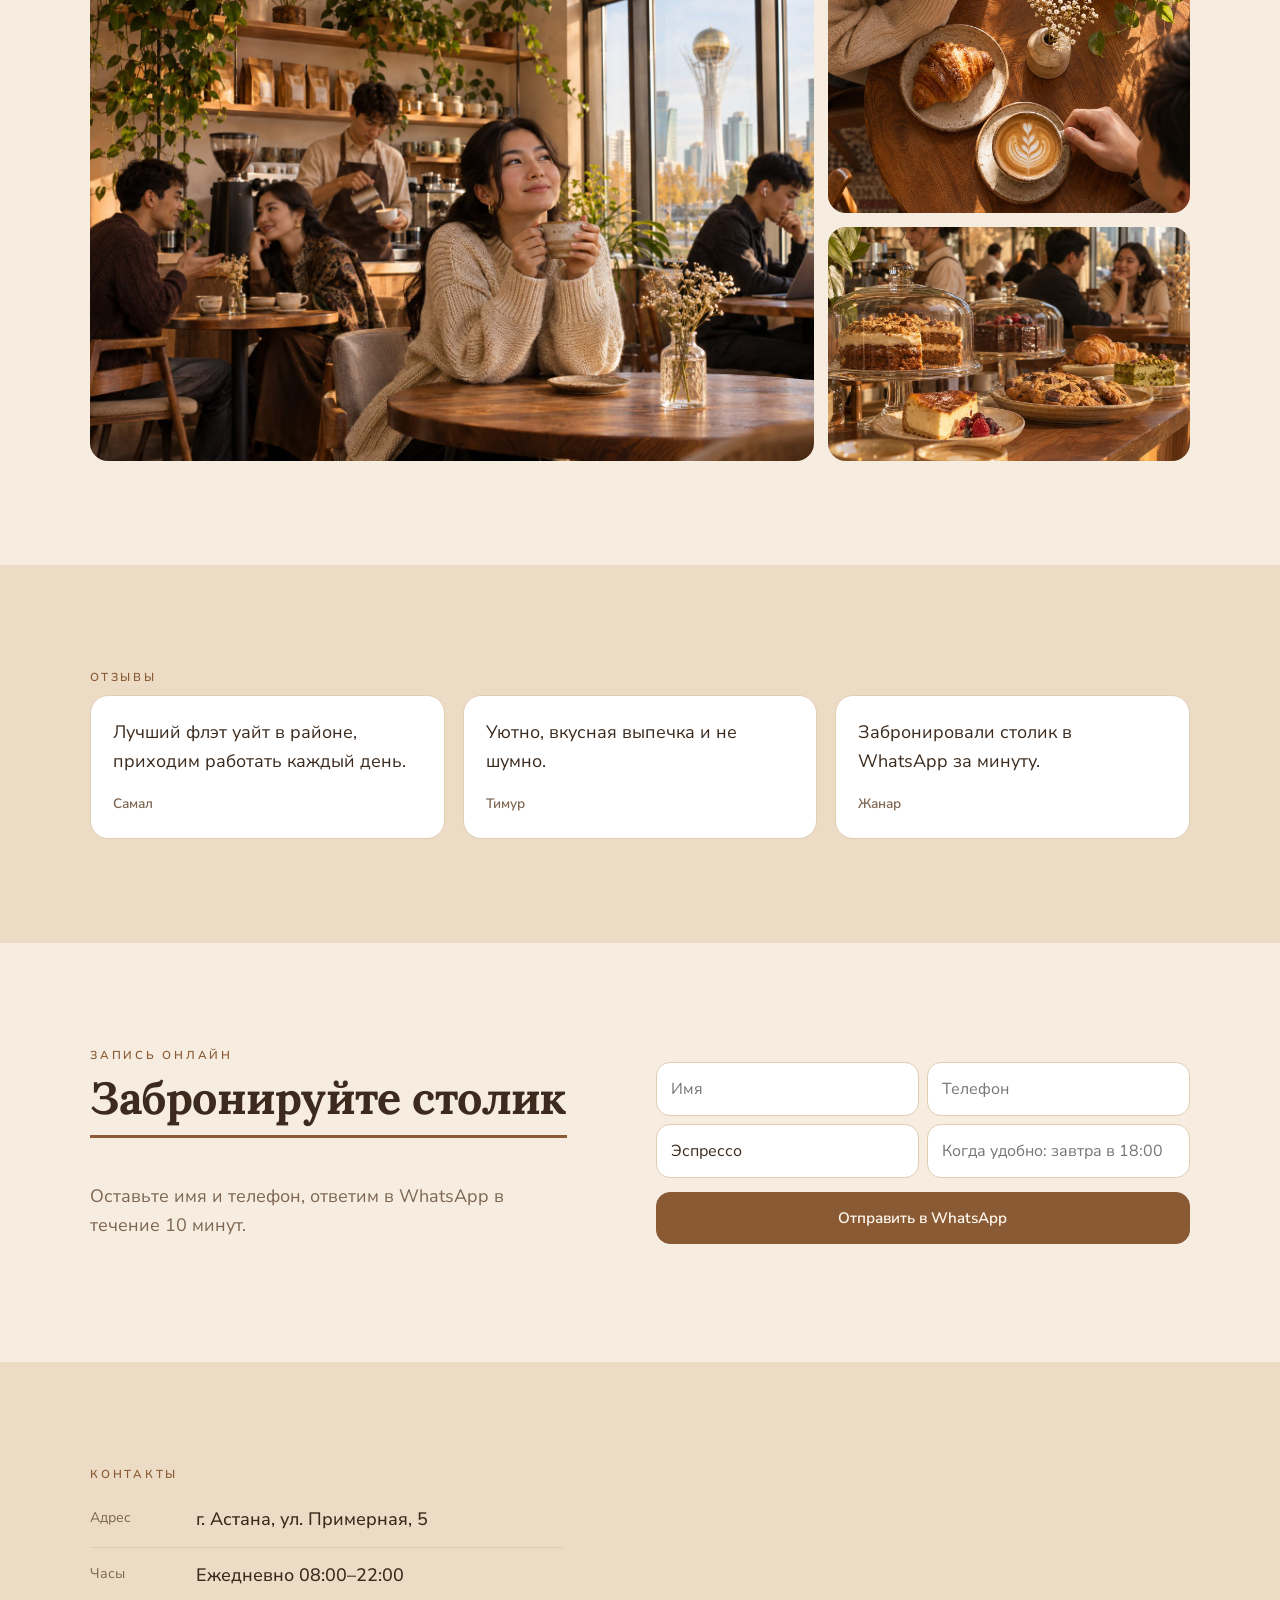
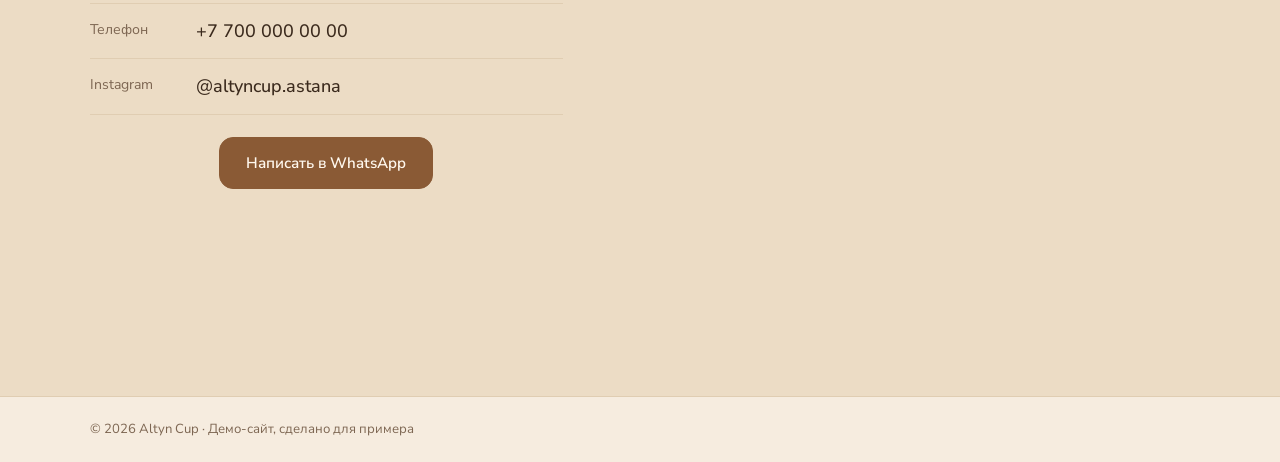
<file: biz-cafe/index.html>
<!doctype html>
<html lang="ru"><head><meta charset="utf-8"><meta name="viewport" content="width=device-width,initial-scale=1,viewport-fit=cover">
<link rel="stylesheet" href="../biz.css"></head>
<body><div id="app"></div>
<script>
/* ДЕМО: вымышленный бизнес. Для клиента поменяй данные ниже и положи его фото в img/ (hero.jpg, g1.jpg, g2.jpg, g3.jpg). */
window.BIZ = {
  "wa": "77000000000",
  "phone": "+7 700 000 00 00",
  "phoneRaw": "+77000000000",
  "svcTitle": [
    "Меню и цены",
    "Мәзір және бағалар"
  ],
  "title": "Altyn Cup — кофейня в Астане",
  "name": "Altyn Cup",
  "layout": "center",
  "theme": {
    "bg": "#f6ecdf",
    "bg2": "#ecdcc5",
    "ink": "#3b2a1d",
    "mut": "#7d6652",
    "accent": "#8a5a35",
    "accent2": "#d1a373",
    "line": "#e0cdb2",
    "onaccent": "#fff8ee",
    "radius": "18px",
    "fh": "'Lora',Georgia,serif",
    "fb": "'Nunito Sans',system-ui,sans-serif",
    "fonts": "https://fonts.googleapis.com/css2?family=Lora:wght@500;700&family=Nunito+Sans:wght@400;600;700&display=swap&subset=cyrillic",
    "head": "line",
    "cards": "flat"
  },
  "hero": {
    "kick": [
      "Кофейня · Астана",
      "Кофеханасы · Астана"
    ],
    "title": [
      "Кофе, ради которого хочется зайти",
      "Кіргісі келетін кофе"
    ],
    "sub": [
      "Свежая обжарка, домашняя выпечка и тихое место для работы и встреч.",
      "Жаңа қуырылған кофе, үй тоқашы және жұмыс пен кездесуге тыныш орын."
    ],
    "facts": [
      [
        [
          "8–22",
          "8–22"
        ],
        [
          "ежедневно",
          "күн сайын"
        ]
      ],
      [
        [
          "Wi-Fi",
          "Wi-Fi"
        ],
        [
          "и розетки",
          "және розеткалар"
        ]
      ],
      [
        [
          "Своя выпечка",
          "Өз тоқашы"
        ],
        [
          "каждый день",
          "күн сайын"
        ]
      ]
    ]
  },
  "bookTitle": [
    "Забронируйте столик",
    "Үстел брондаңыз"
  ],
  "services": [
    {
      "name": [
        "Эспрессо",
        "Эспрессо"
      ],
      "desc": [
        "Свежая обжарка",
        "Жаңа қуырылған"
      ],
      "price": "1 200 ₸"
    },
    {
      "name": [
        "Капучино",
        "Капучино"
      ],
      "desc": [
        "Мягкий вкус, латте-арт",
        "Жұмсақ дәм, латте-арт"
      ],
      "price": "1 800 ₸"
    },
    {
      "name": [
        "Флэт уайт",
        "Флэт уайт"
      ],
      "desc": [
        "Двойной эспрессо с молоком",
        "Сүті бар қос эспрессо"
      ],
      "price": "2 000 ₸"
    },
    {
      "name": [
        "Круассан",
        "Круассан"
      ],
      "desc": [
        "Выпекаем утром",
        "Таңертең пісіреміз"
      ],
      "price": "1 500 ₸"
    },
    {
      "name": [
        "Чизкейк",
        "Чизкейк"
      ],
      "desc": [
        "Домашний рецепт",
        "Үй рецепті"
      ],
      "price": "2 500 ₸"
    },
    {
      "name": [
        "Чай с чабрецом",
        "Жыланшөп шайы"
      ],
      "desc": [
        "Чайник на двоих",
        "Екі адамға шәйнек"
      ],
      "price": "2 200 ₸"
    }
  ],
  "reviews": [
    {
      "name": "Самал",
      "text": [
        "Лучший флэт уайт в районе, приходим работать каждый день.",
        "Ауданның ең жақсы флэт уайты, күн сайын жұмыс істеуге келеміз."
      ]
    },
    {
      "name": "Тимур",
      "text": [
        "Уютно, вкусная выпечка и не шумно.",
        "Жайлы, дәмді тоқаш, шусыз."
      ]
    },
    {
      "name": "Жанар",
      "text": [
        "Забронировали столик в WhatsApp за минуту.",
        "WhatsApp-пен бір минутта үстел брондадық."
      ]
    }
  ],
  "contacts": {
    "address": [
      "г. Астана, ул. Примерная, 5",
      "Астана қ., Үлгі көшесі, 5"
    ],
    "hours": [
      "Ежедневно 08:00–22:00",
      "Күн сайын 08:00–22:00"
    ],
    "insta": "altyncup.astana"
  },
  "sections": [
    "tabs",
    "gal",
    "rev",
    "book",
    "ct"
  ],
  "galStyle": "mosaic",
  "tabs": [
    {
      "name": [
        "Кофе",
        "Кофе"
      ],
      "items": [
        {
          "name": [
            "Эспрессо",
            "Эспрессо"
          ],
          "desc": [
            "Свежая обжарка",
            "Жаңа қуырылған"
          ],
          "price": "1 200 ₸"
        },
        {
          "name": [
            "Капучино",
            "Капучино"
          ],
          "desc": [
            "Мягкий вкус, латте-арт",
            "Жұмсақ дәм, латте-арт"
          ],
          "price": "1 800 ₸"
        },
        {
          "name": [
            "Флэт уайт",
            "Флэт уайт"
          ],
          "desc": [
            "Двойной эспрессо с молоком",
            "Сүті бар қос эспрессо"
          ],
          "price": "2 000 ₸"
        },
        {
          "name": [
            "Раф с лавандой",
            "Лавандалы раф"
          ],
          "desc": [
            "Сливки и ваниль",
            "Кілегей және ваниль"
          ],
          "price": "2 400 ₸"
        }
      ]
    },
    {
      "name": [
        "Десерты",
        "Десерттер"
      ],
      "items": [
        {
          "name": [
            "Круассан",
            "Круассан"
          ],
          "desc": [
            "Выпекаем утром",
            "Таңертең пісіреміз"
          ],
          "price": "1 500 ₸"
        },
        {
          "name": [
            "Чизкейк",
            "Чизкейк"
          ],
          "desc": [
            "Домашний рецепт",
            "Үй рецепті"
          ],
          "price": "2 500 ₸"
        },
        {
          "name": [
            "Брауни",
            "Брауни"
          ],
          "desc": [
            "С шоколадом и орехами",
            "Шоколад және жаңғақпен"
          ],
          "price": "2 200 ₸"
        }
      ]
    },
    {
      "name": [
        "Чай",
        "Шай"
      ],
      "items": [
        {
          "name": [
            "Чай с чабрецом",
            "Жыланшөп шайы"
          ],
          "desc": [
            "Чайник на двоих",
            "Екі адамға шәйнек"
          ],
          "price": "2 200 ₸"
        },
        {
          "name": [
            "Матча-латте",
            "Матча-латте"
          ],
          "desc": [
            "На овсяном молоке",
            "Сұлы сүтімен"
          ],
          "price": "2 600 ₸"
        },
        {
          "name": [
            "Облепиховый чай",
            "Шырғанақ шайы"
          ],
          "desc": [
            "С мёдом",
            "Балмен"
          ],
          "price": "2 300 ₸"
        }
      ]
    }
  ]
};
</script>
<script src="../biz.js"></script></body></html>
</file>
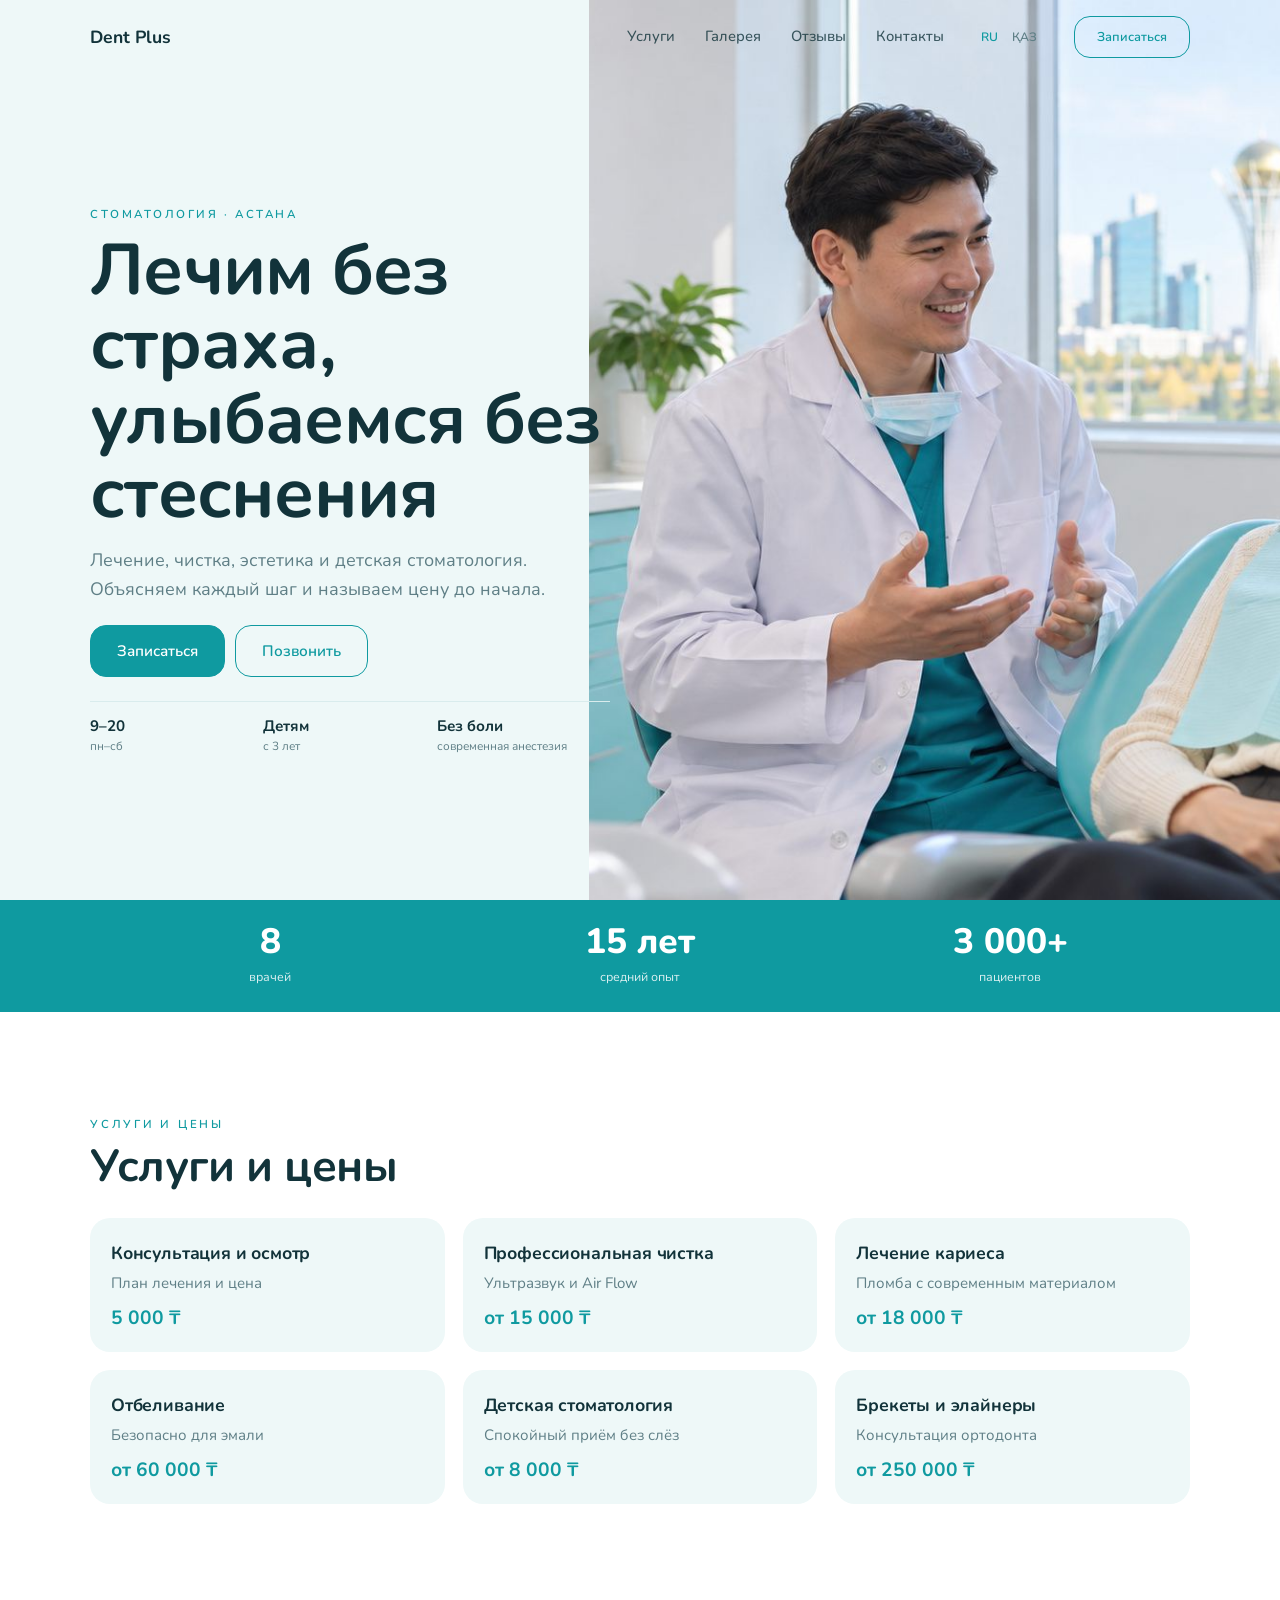
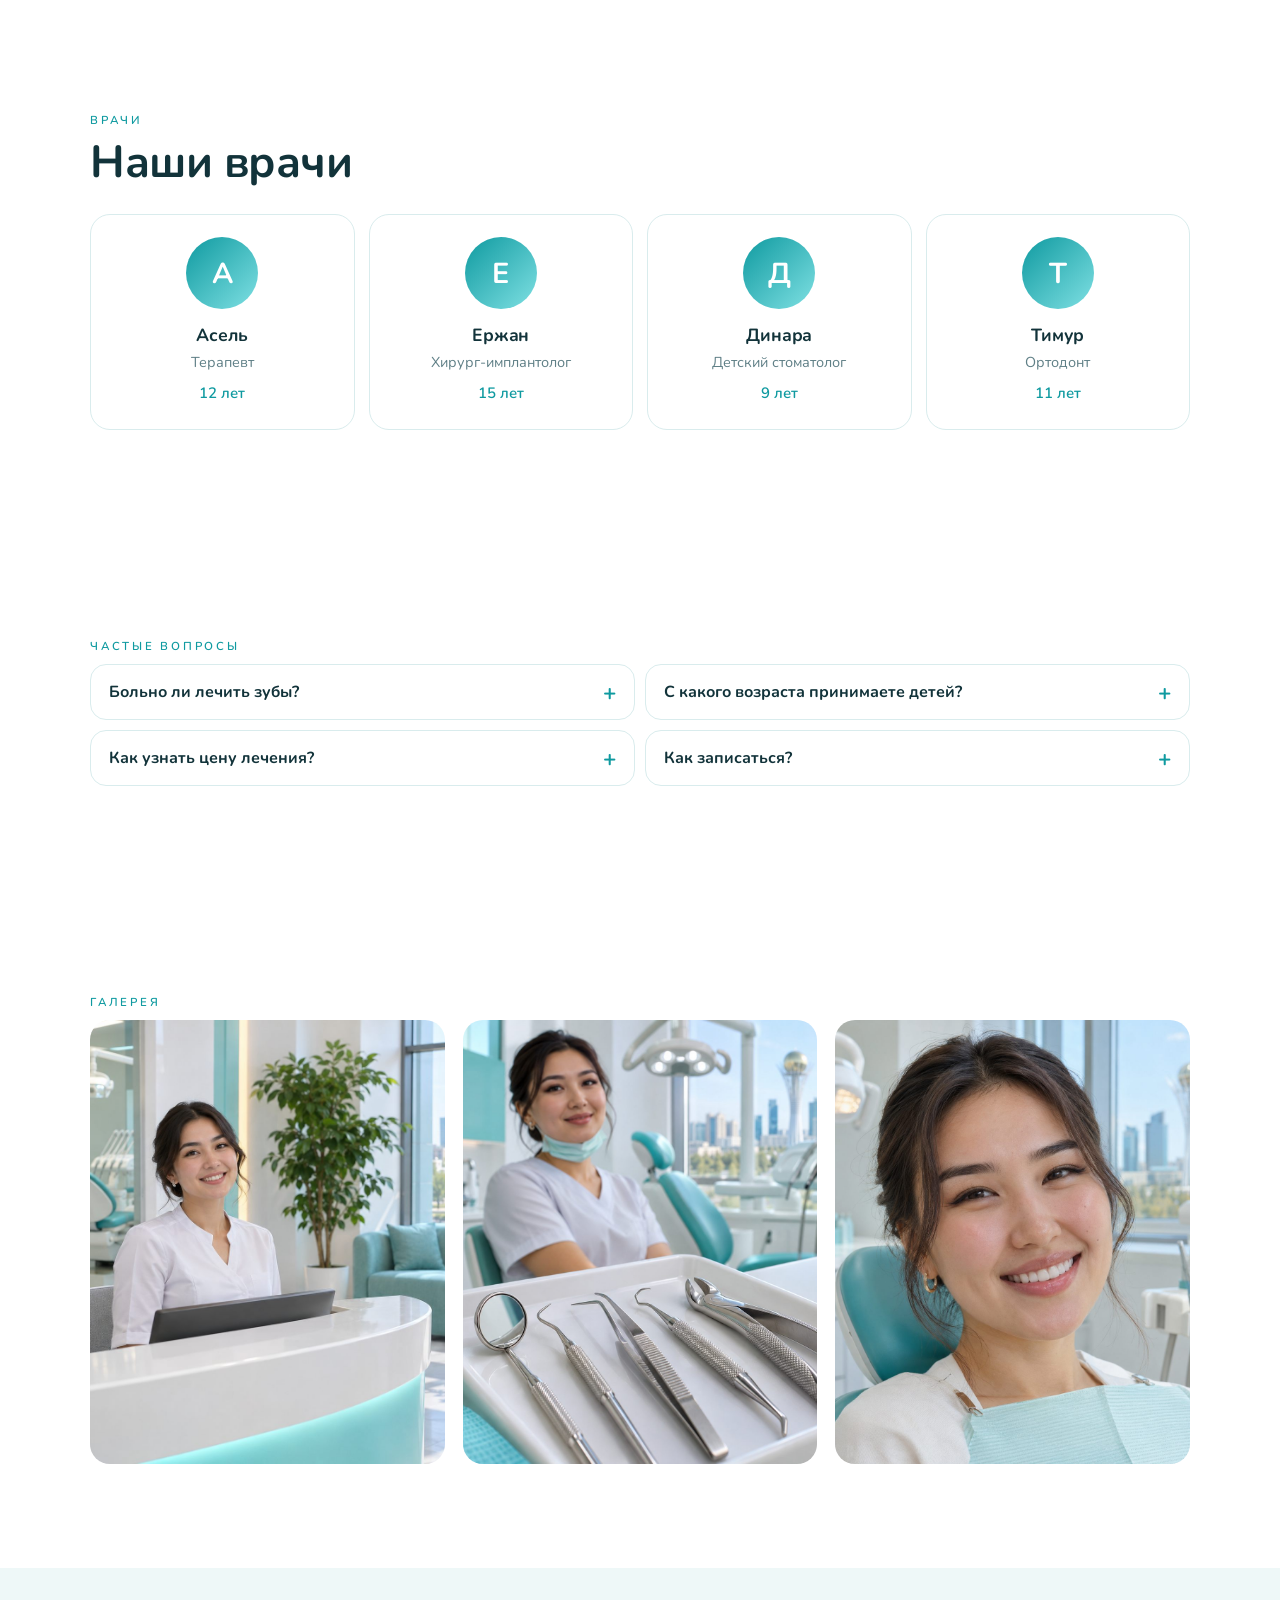
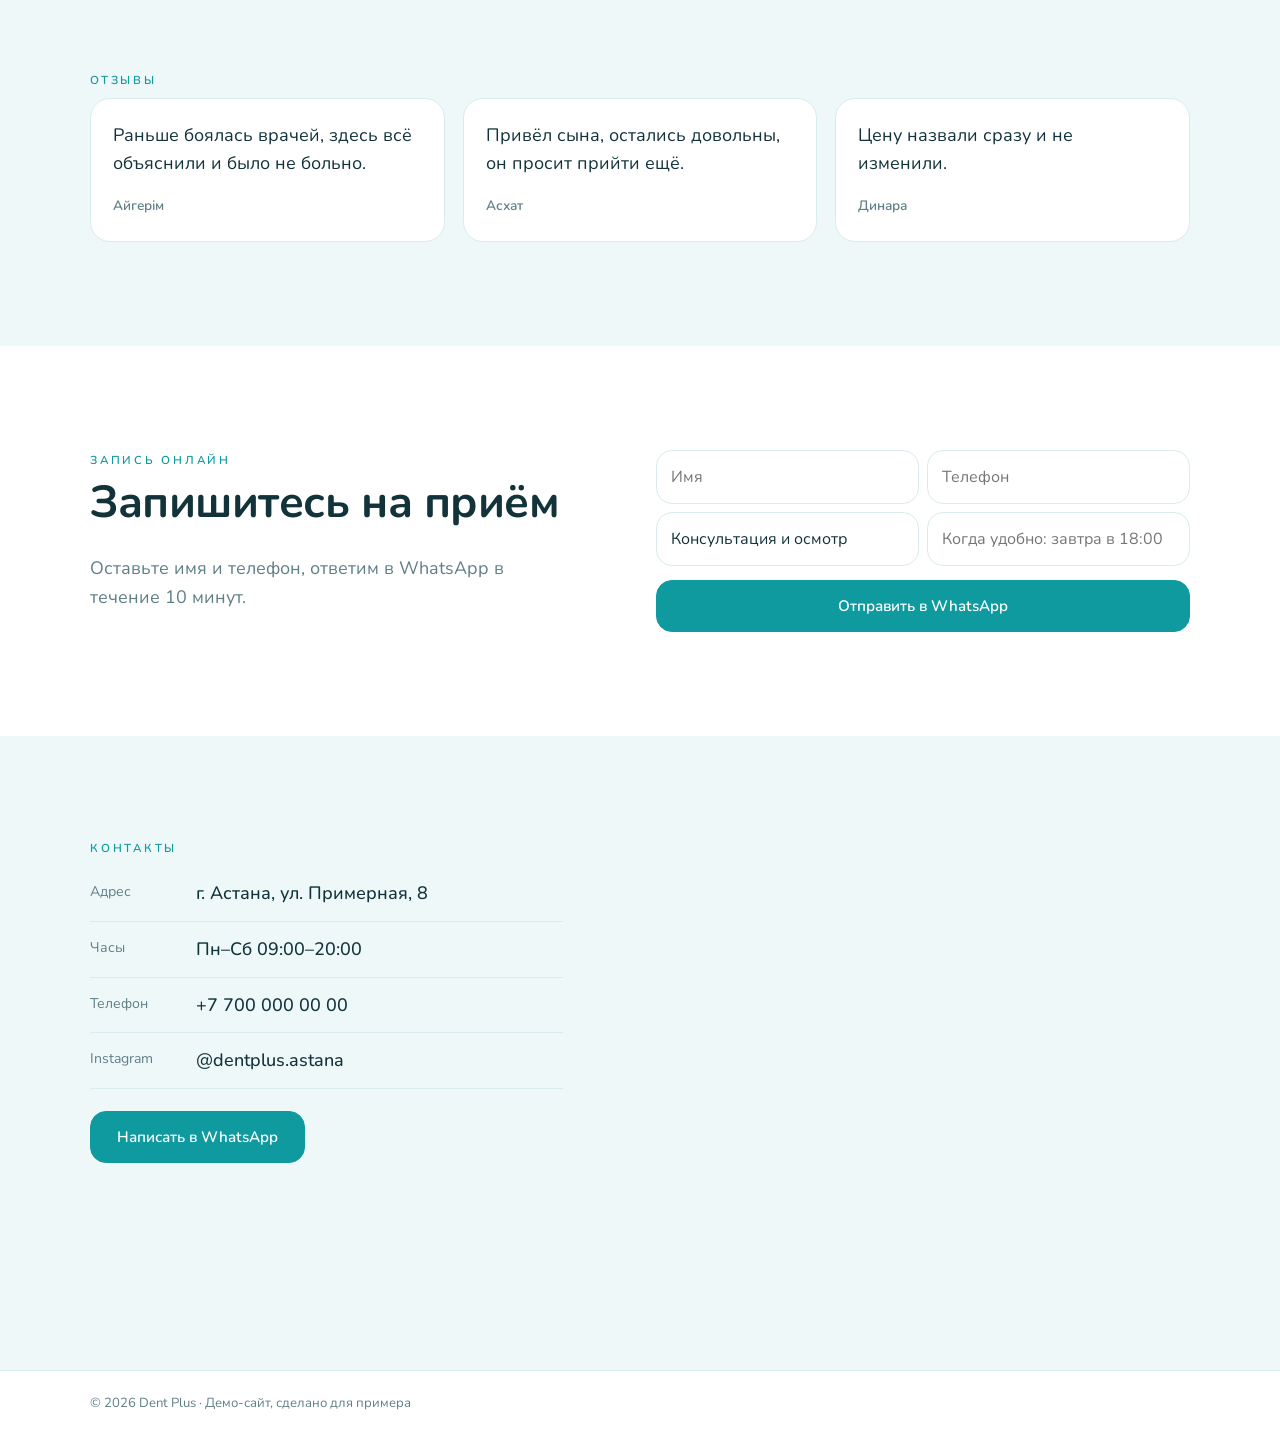
<file: biz-dental/index.html>
<!doctype html>
<html lang="ru"><head><meta charset="utf-8"><meta name="viewport" content="width=device-width,initial-scale=1,viewport-fit=cover">
<link rel="stylesheet" href="../biz.css"></head>
<body><div id="app"></div>
<script>
/* ДЕМО: вымышленный бизнес. Для клиента поменяй данные ниже и положи его фото в img/ (hero.jpg, g1.jpg, g2.jpg, g3.jpg). */
window.BIZ = {
  "wa": "77000000000",
  "phone": "+7 700 000 00 00",
  "phoneRaw": "+77000000000",
  "svcTitle": [
    "Услуги и цены",
    "Қызметтер және бағалар"
  ],
  "title": "Dent Plus — стоматология в Астане",
  "name": "Dent Plus",
  "layout": "split",
  "theme": {
    "bg": "#ffffff",
    "bg2": "#eef8f8",
    "ink": "#12333a",
    "mut": "#5f7f86",
    "accent": "#0f9aa0",
    "accent2": "#7fe0e3",
    "line": "#d9eced",
    "onaccent": "#ffffff",
    "radius": "20px",
    "fh": "'Nunito',system-ui,sans-serif",
    "fb": "'Nunito',system-ui,sans-serif",
    "fonts": "https://fonts.googleapis.com/css2?family=Nunito:wght@400;600;700;800&display=swap&subset=cyrillic",
    "cards": "filled",
    "head": "plain"
  },
  "hero": {
    "kick": [
      "Стоматология · Астана",
      "Стоматология · Астана"
    ],
    "title": [
      "Лечим без страха, улыбаемся без стеснения",
      "Қорықпай емдейміз, ұялмай күлеміз"
    ],
    "sub": [
      "Лечение, чистка, эстетика и детская стоматология. Объясняем каждый шаг и называем цену до начала.",
      "Емдеу, тазалау, эстетика және балалар стоматологиясы. Әр қадамды түсіндіреміз, бағасын алдын ала айтамыз."
    ],
    "facts": [
      [
        [
          "9–20",
          "9–20"
        ],
        [
          "пн–сб",
          "дс–сб"
        ]
      ],
      [
        [
          "Детям",
          "Балаларға"
        ],
        [
          "с 3 лет",
          "3 жастан"
        ]
      ],
      [
        [
          "Без боли",
          "Ауыртпай"
        ],
        [
          "современная анестезия",
          "заманауи анестезия"
        ]
      ]
    ]
  },
  "bookTitle": [
    "Запишитесь на приём",
    "Қабылдауға жазылыңыз"
  ],
  "services": [
    {
      "name": [
        "Консультация и осмотр",
        "Кеңес және қарау"
      ],
      "desc": [
        "План лечения и цена",
        "Емдеу жоспары және баға"
      ],
      "price": "5 000 ₸"
    },
    {
      "name": [
        "Профессиональная чистка",
        "Кәсіби тазалау"
      ],
      "desc": [
        "Ультразвук и Air Flow",
        "Ультрадыбыс және Air Flow"
      ],
      "price": "от 15 000 ₸"
    },
    {
      "name": [
        "Лечение кариеса",
        "Кариесті емдеу"
      ],
      "desc": [
        "Пломба с современным материалом",
        "Заманауи материалмен пломба"
      ],
      "price": "от 18 000 ₸"
    },
    {
      "name": [
        "Отбеливание",
        "Ағарту"
      ],
      "desc": [
        "Безопасно для эмали",
        "Эмальға қауіпсіз"
      ],
      "price": "от 60 000 ₸"
    },
    {
      "name": [
        "Детская стоматология",
        "Балалар стоматологиясы"
      ],
      "desc": [
        "Спокойный приём без слёз",
        "Жылаусыз тыныш қабылдау"
      ],
      "price": "от 8 000 ₸"
    },
    {
      "name": [
        "Брекеты и элайнеры",
        "Брекет және элайнер"
      ],
      "desc": [
        "Консультация ортодонта",
        "Ортодонт кеңесі"
      ],
      "price": "от 250 000 ₸"
    }
  ],
  "steps": [
    [
      [
        "Записываетесь",
        "Жазыласыз"
      ],
      [
        "Через WhatsApp или по телефону.",
        "WhatsApp немесе телефон арқылы."
      ]
    ],
    [
      [
        "Осмотр и план",
        "Қарау және жоспар"
      ],
      [
        "Врач объясняет, что и зачем, и называет цену.",
        "Дәрігер не және не үшін екенін түсіндіреді, бағасын айтады."
      ]
    ],
    [
      [
        "Лечение",
        "Емдеу"
      ],
      [
        "Только после вашего согласия.",
        "Тек сіздің келісіміңізден кейін."
      ]
    ]
  ],
  "reviews": [
    {
      "name": "Айгерім",
      "text": [
        "Раньше боялась врачей, здесь всё объяснили и было не больно.",
        "Бұрын дәрігерден қорқатынмын, мұнда бәрін түсіндірді, ауырмады."
      ]
    },
    {
      "name": "Асхат",
      "text": [
        "Привёл сына, остались довольны, он просит прийти ещё.",
        "Ұлымды алып келдім, риза болдық, тағы барғысы келеді."
      ]
    },
    {
      "name": "Динара",
      "text": [
        "Цену назвали сразу и не изменили.",
        "Бағасын бірден айтты, өзгертпеді."
      ]
    }
  ],
  "contacts": {
    "address": [
      "г. Астана, ул. Примерная, 8",
      "Астана қ., Үлгі көшесі, 8"
    ],
    "hours": [
      "Пн–Сб 09:00–20:00",
      "Дс–Сб 09:00–20:00"
    ],
    "insta": "dentplus.astana"
  },
  "sections": [
    "stats",
    "svc",
    "team",
    "faq",
    "gal",
    "rev",
    "book",
    "ct"
  ],
  "teamTitle": [
    "Наши врачи",
    "Біздің дәрігерлер"
  ],
  "teamLabel": [
    "Врачи",
    "Дәрігерлер"
  ],
  "stats": [
    [
      [
        "8",
        "8"
      ],
      [
        "врачей",
        "дәрігер"
      ]
    ],
    [
      [
        "15 лет",
        "15 жыл"
      ],
      [
        "средний опыт",
        "орташа тәжірибе"
      ]
    ],
    [
      [
        "3 000+",
        "3 000+"
      ],
      [
        "пациентов",
        "емделуші"
      ]
    ]
  ],
  "team": [
    {
      "name": "Асель",
      "role": [
        "Терапевт",
        "Терапевт"
      ],
      "exp": [
        "12 лет",
        "12 жыл"
      ]
    },
    {
      "name": "Ержан",
      "role": [
        "Хирург-имплантолог",
        "Хирург-имплантолог"
      ],
      "exp": [
        "15 лет",
        "15 жыл"
      ]
    },
    {
      "name": "Динара",
      "role": [
        "Детский стоматолог",
        "Балалар стоматологы"
      ],
      "exp": [
        "9 лет",
        "9 жыл"
      ]
    },
    {
      "name": "Тимур",
      "role": [
        "Ортодонт",
        "Ортодонт"
      ],
      "exp": [
        "11 лет",
        "11 жыл"
      ]
    }
  ],
  "faq": [
    [
      [
        "Больно ли лечить зубы?",
        "Тісті емдеу ауыртпай ма?"
      ],
      [
        "Мы используем современную анестезию, поэтому лечение проходит без боли. Если волнуетесь, скажите врачу.",
        "Біз заманауи анестезия қолданамыз, сондықтан емдеу ауыртпайды. Уайымдасаңыз, дәрігерге айтыңыз."
      ]
    ],
    [
      [
        "С какого возраста принимаете детей?",
        "Балаларды қай жастан қабылдайсыз?"
      ],
      [
        "С 3 лет. У нас есть детский врач и спокойный игровой формат приёма.",
        "3 жастан. Бізде балалар дәрігері және тыныш ойын форматындағы қабылдау бар."
      ]
    ],
    [
      [
        "Как узнать цену лечения?",
        "Емдеу бағасын қалай білуге болады?"
      ],
      [
        "На консультации врач составит план и назовёт стоимость до начала лечения.",
        "Кеңесте дәрігер жоспар жасап, емдеу басталмай тұрып құнын айтады."
      ]
    ],
    [
      [
        "Как записаться?",
        "Қалай жазылуға болады?"
      ],
      [
        "Через форму на сайте, в WhatsApp или по телефону.",
        "Сайттағы форма, WhatsApp немесе телефон арқылы."
      ]
    ]
  ]
};
</script>
<script src="../biz.js"></script></body></html>
</file>
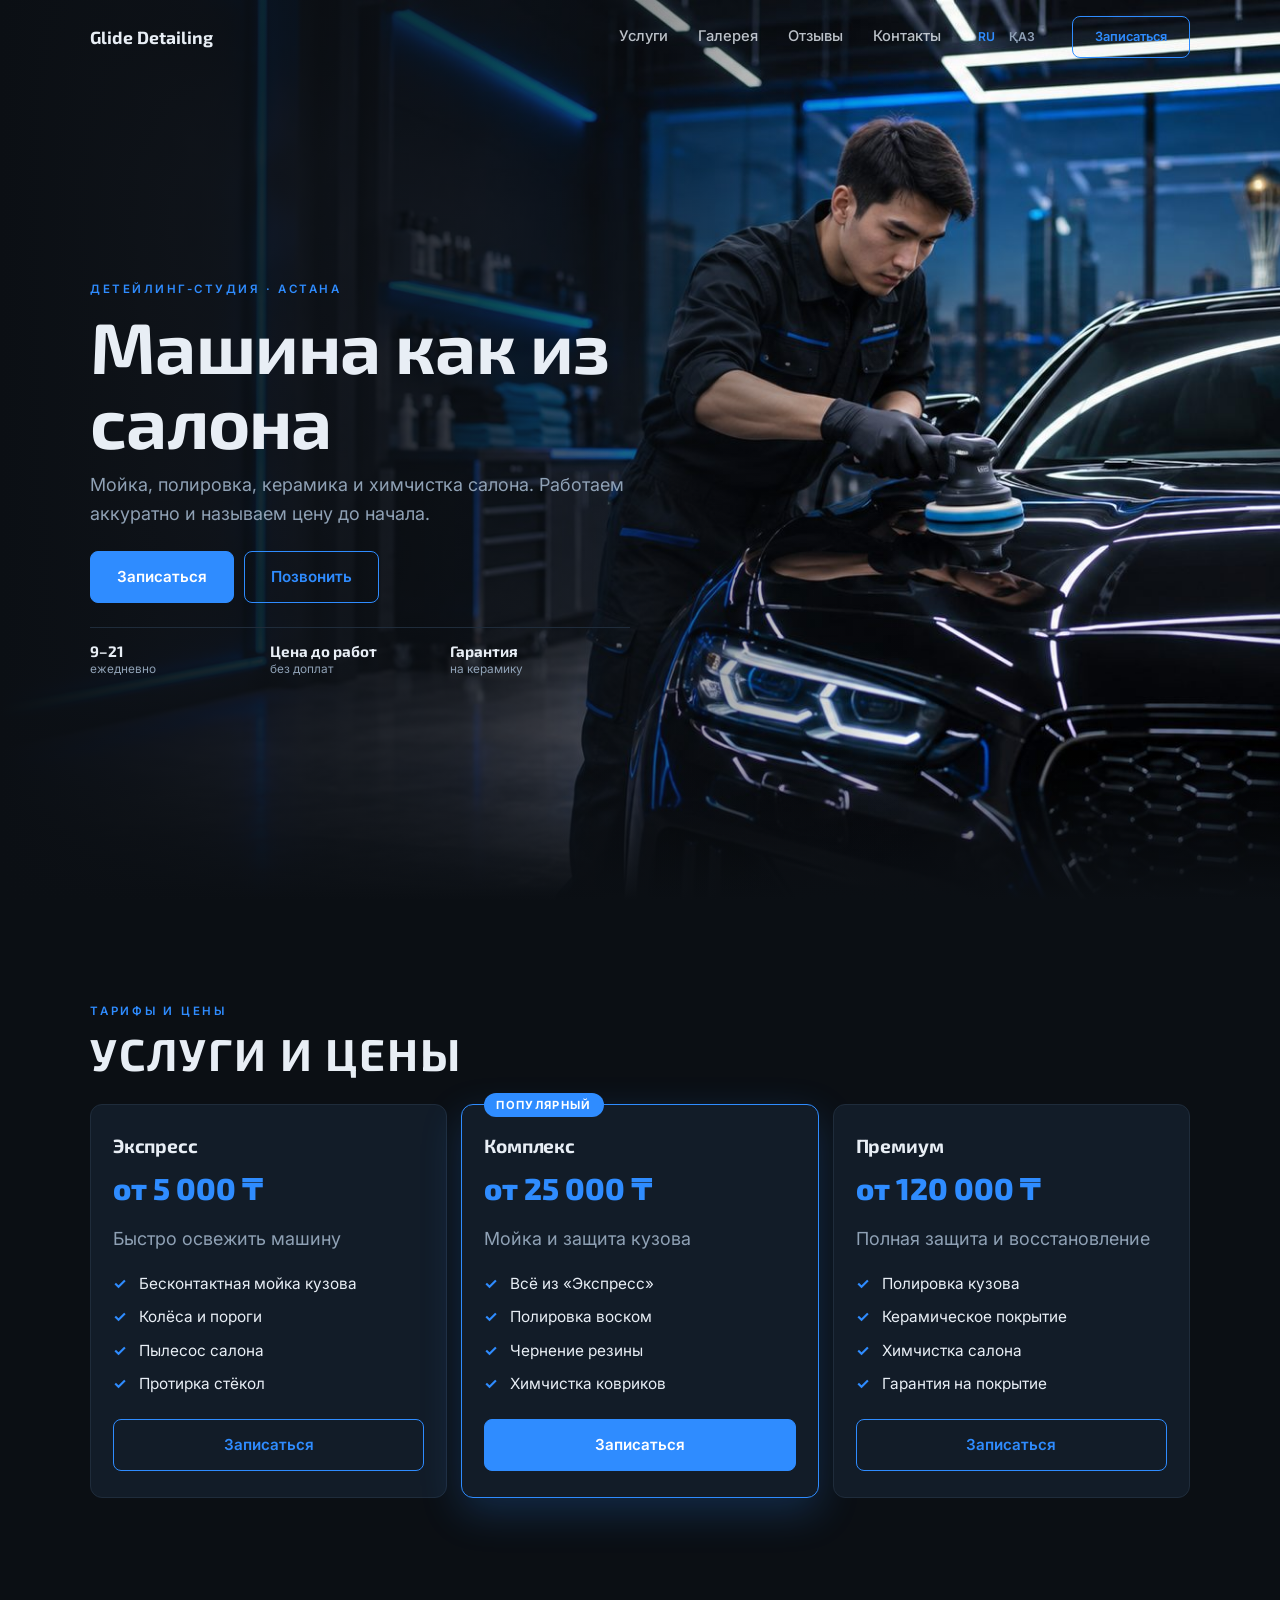
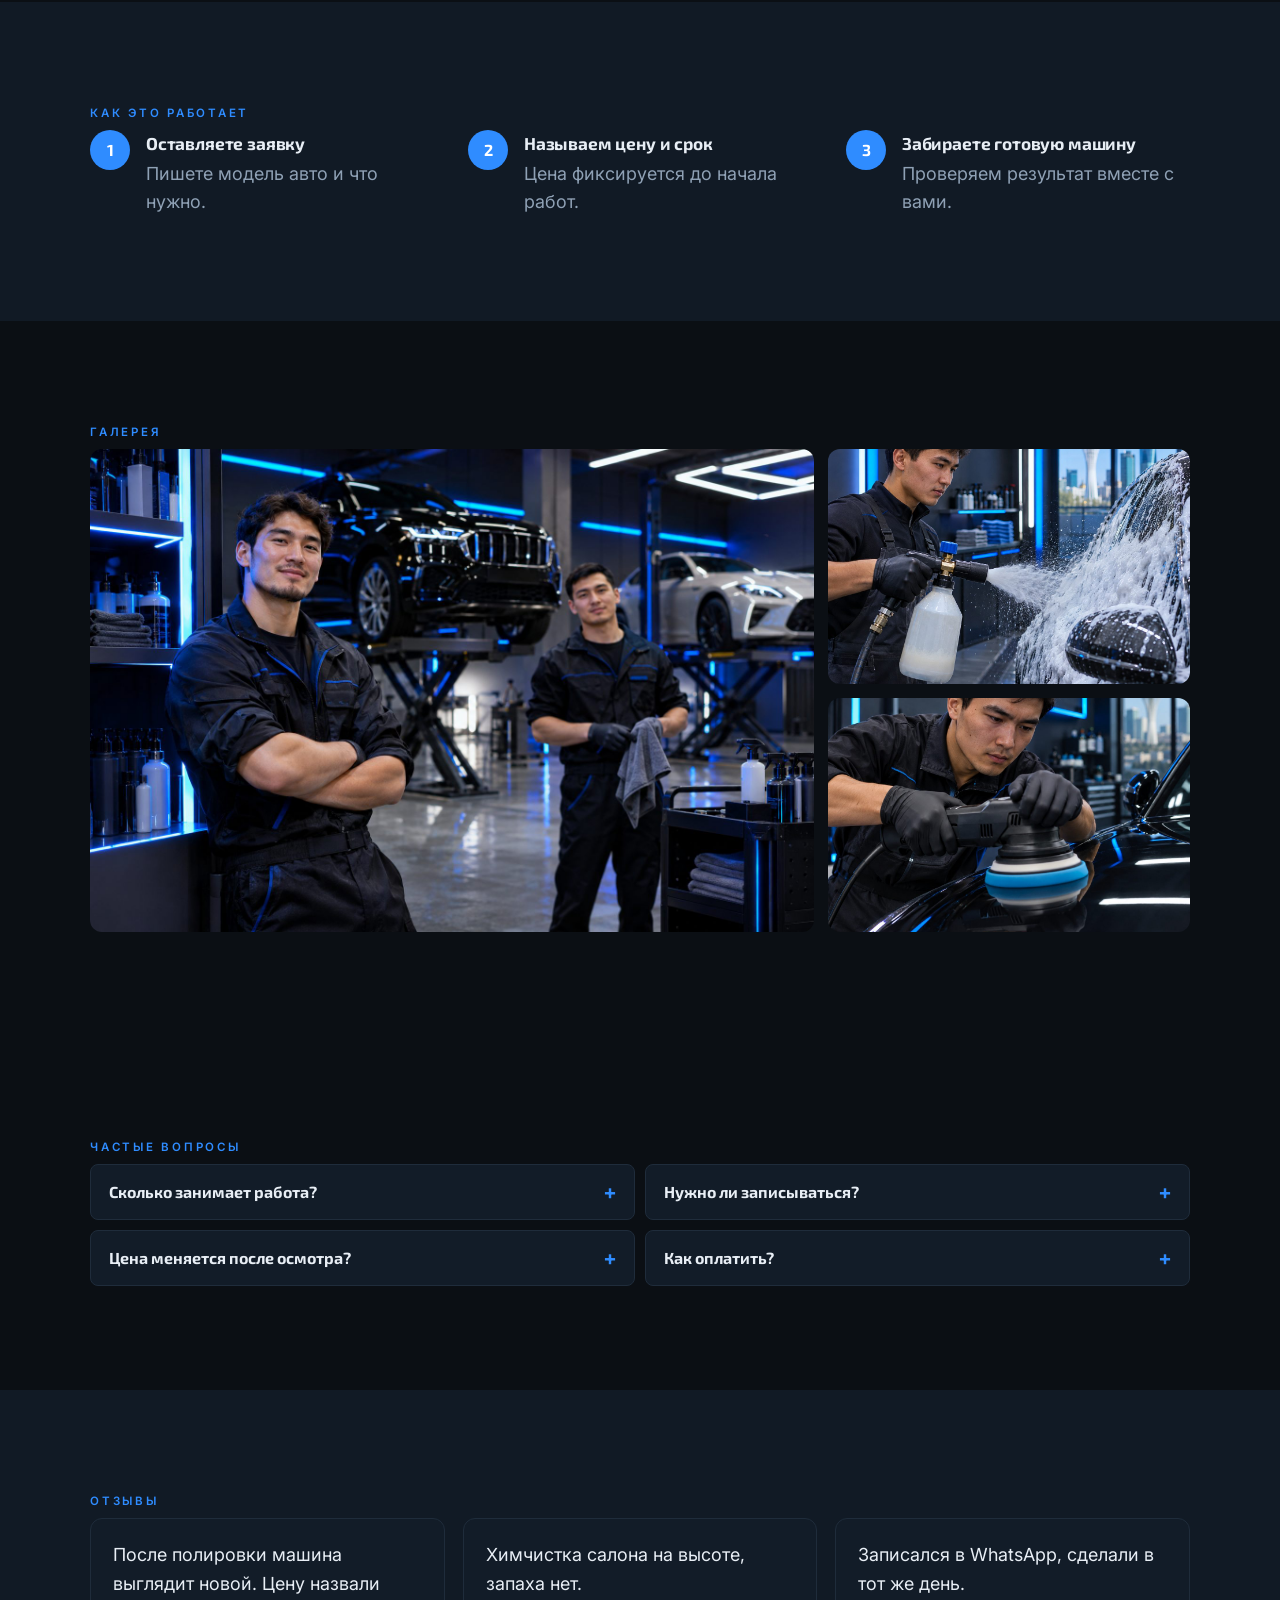
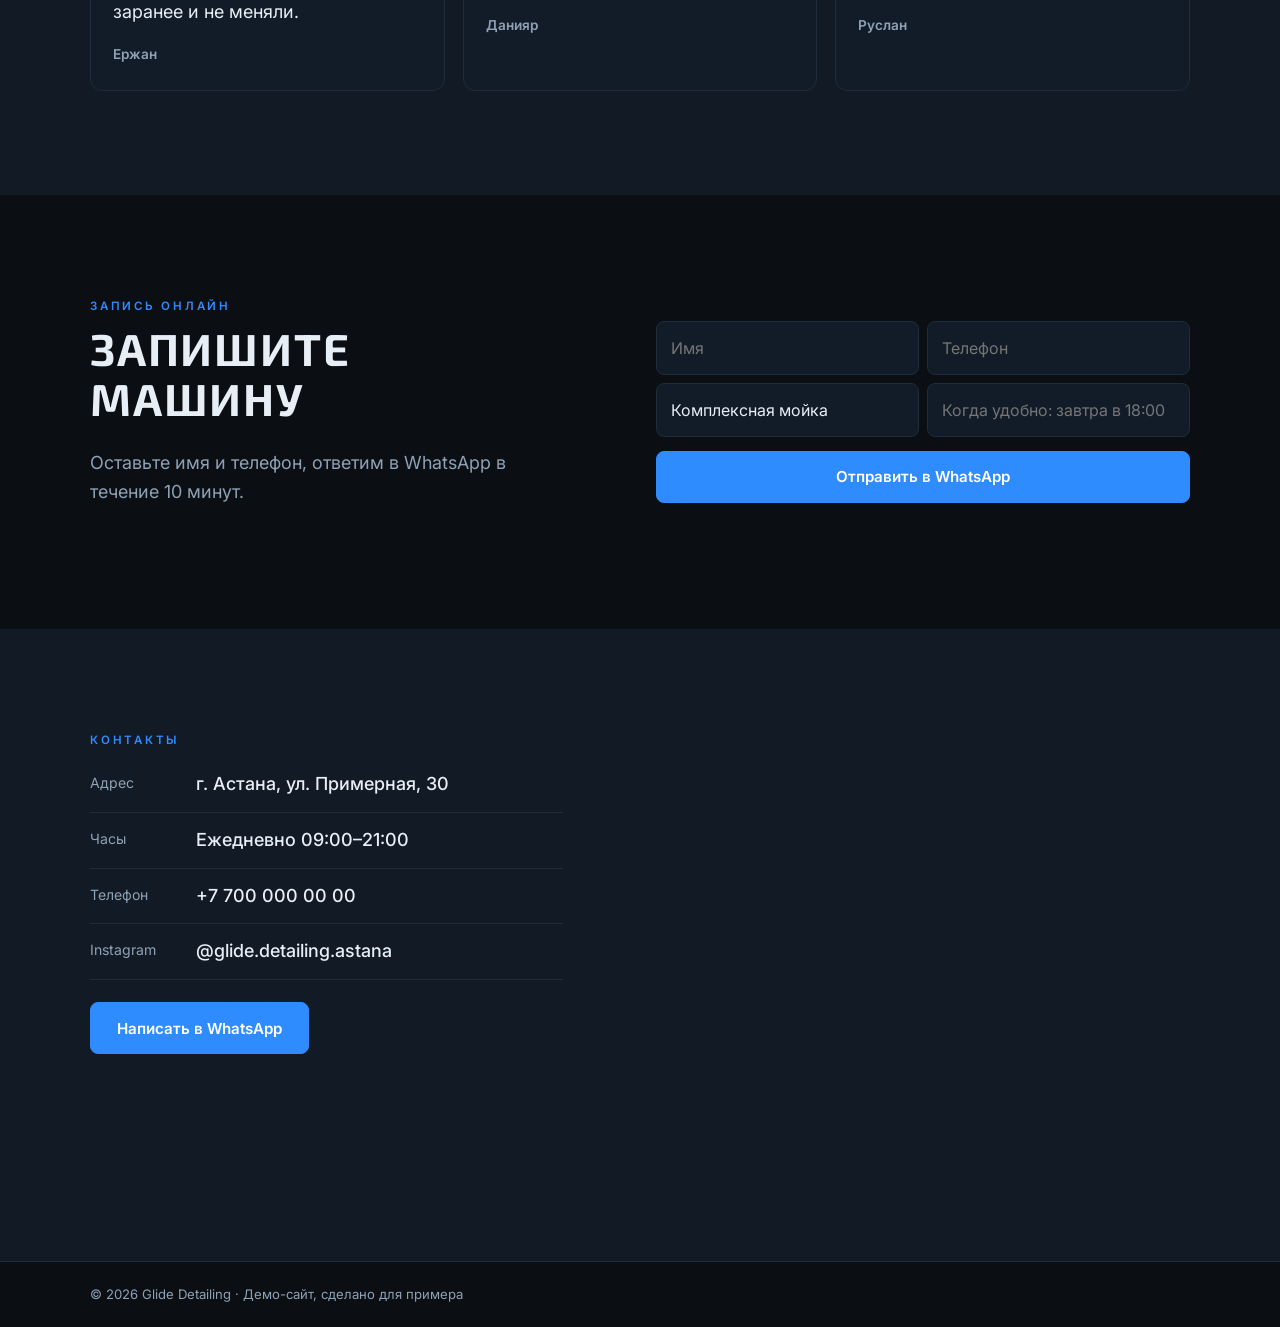
<file: biz-detailing/index.html>
<!doctype html>
<html lang="ru"><head><meta charset="utf-8"><meta name="viewport" content="width=device-width,initial-scale=1,viewport-fit=cover">
<link rel="stylesheet" href="../biz.css"></head>
<body><div id="app"></div>
<script>
/* ДЕМО: вымышленный бизнес. Для клиента поменяй данные ниже и положи его фото в img/ (hero.jpg, g1.jpg, g2.jpg, g3.jpg). */
window.BIZ = {
  "wa": "77000000000",
  "phone": "+7 700 000 00 00",
  "phoneRaw": "+77000000000",
  "svcTitle": [
    "Услуги и цены",
    "Қызметтер және бағалар"
  ],
  "title": "Glide Detailing — детейлинг и автомойка в Астане",
  "name": "Glide Detailing",
  "layout": "full",
  "theme": {
    "dark": true,
    "bg": "#0b0f14",
    "bg2": "#111a25",
    "ink": "#e8eef5",
    "mut": "#8fa1b5",
    "accent": "#2f8cff",
    "accent2": "#7cc0ff",
    "line": "#1f2c3b",
    "onaccent": "#ffffff",
    "card": "#121c28",
    "radius": "12px",
    "fh": "'Exo 2',system-ui,sans-serif",
    "fb": "'Inter',system-ui,sans-serif",
    "fonts": "https://fonts.googleapis.com/css2?family=Exo+2:wght@600;700;800&family=Inter:wght@400;500;600&display=swap&subset=cyrillic",
    "cards": "outline",
    "head": "upper"
  },
  "hero": {
    "kick": [
      "Детейлинг-студия · Астана",
      "Детейлинг-студия · Астана"
    ],
    "title": [
      "Машина как из салона",
      "Көлік салоннан шыққандай"
    ],
    "sub": [
      "Мойка, полировка, керамика и химчистка салона. Работаем аккуратно и называем цену до начала.",
      "Жуу, жылтырату, керамика және салонды химиялық тазалау. Мұқият жұмыс істейміз, бағасын алдын ала айтамыз."
    ],
    "facts": [
      [
        [
          "9–21",
          "9–21"
        ],
        [
          "ежедневно",
          "күн сайын"
        ]
      ],
      [
        [
          "Цена до работ",
          "Бағасы алдын ала"
        ],
        [
          "без доплат",
          "қосымша төлемсіз"
        ]
      ],
      [
        [
          "Гарантия",
          "Кепілдік"
        ],
        [
          "на керамику",
          "керамикаға"
        ]
      ]
    ]
  },
  "bookTitle": [
    "Запишите машину",
    "Көлігіңізді жазыңыз"
  ],
  "services": [
    {
      "name": [
        "Комплексная мойка",
        "Кешенді жуу"
      ],
      "desc": [
        "Кузов, колёса, салон пылесосом",
        "Кузов, доңғалақтар, салон"
      ],
      "price": "от 5 000 ₸"
    },
    {
      "name": [
        "Химчистка салона",
        "Салонды химиялық тазалау"
      ],
      "desc": [
        "Сиденья, потолок, пластик",
        "Орындықтар, төбе, пластик"
      ],
      "price": "от 35 000 ₸"
    },
    {
      "name": [
        "Полировка кузова",
        "Кузовты жылтырату"
      ],
      "desc": [
        "Убираем царапины и круги",
        "Сызат пен іздерді кетіреміз"
      ],
      "price": "от 60 000 ₸"
    },
    {
      "name": [
        "Керамика",
        "Керамика"
      ],
      "desc": [
        "Защита краски и блеск",
        "Бояуды қорғау және жылтыр"
      ],
      "price": "от 120 000 ₸"
    },
    {
      "name": [
        "Антидождь",
        "Антидождь"
      ],
      "desc": [
        "Обработка стёкол",
        "Әйнекті өңдеу"
      ],
      "price": "6 000 ₸"
    },
    {
      "name": [
        "Мойка двигателя",
        "Қозғалтқышты жуу"
      ],
      "desc": [
        "Бережно, без повреждений",
        "Абайлап, зақымсыз"
      ],
      "price": "8 000 ₸"
    }
  ],
  "steps": [
    [
      [
        "Оставляете заявку",
        "Өтінім қалдырасыз"
      ],
      [
        "Пишете модель авто и что нужно.",
        "Көлік маркасын және не керегін жазасыз."
      ]
    ],
    [
      [
        "Называем цену и срок",
        "Баға мен мерзімді айтамыз"
      ],
      [
        "Цена фиксируется до начала работ.",
        "Баға жұмыс басталғанға дейін бекітіледі."
      ]
    ],
    [
      [
        "Забираете готовую машину",
        "Дайын көлікті аласыз"
      ],
      [
        "Проверяем результат вместе с вами.",
        "Нәтижені сізбен бірге тексереміз."
      ]
    ]
  ],
  "reviews": [
    {
      "name": "Ержан",
      "text": [
        "После полировки машина выглядит новой. Цену назвали заранее и не меняли.",
        "Жылтыратқаннан кейін көлік жаңа сияқты. Бағасын алдын ала айтып, өзгертпеді."
      ]
    },
    {
      "name": "Данияр",
      "text": [
        "Химчистка салона на высоте, запаха нет.",
        "Салонды тазалау жоғары деңгейде, иіс жоқ."
      ]
    },
    {
      "name": "Руслан",
      "text": [
        "Записался в WhatsApp, сделали в тот же день.",
        "WhatsApp-пен жазылдым, сол күні жасады."
      ]
    }
  ],
  "contacts": {
    "address": [
      "г. Астана, ул. Примерная, 30",
      "Астана қ., Үлгі көшесі, 30"
    ],
    "hours": [
      "Ежедневно 09:00–21:00",
      "Күн сайын 09:00–21:00"
    ],
    "insta": "glide.detailing.astana"
  },
  "sections": [
    "pricing",
    "steps",
    "gal",
    "faq",
    "rev",
    "book",
    "ct"
  ],
  "galStyle": "mosaic",
  "packages": [
    {
      "name": [
        "Экспресс",
        "Экспресс"
      ],
      "price": "от 5 000 ₸",
      "note": [
        "Быстро освежить машину",
        "Көлікті тез жаңарту"
      ],
      "items": [
        [
          "Бесконтактная мойка кузова",
          "Кузовты жанаспай жуу"
        ],
        [
          "Колёса и пороги",
          "Доңғалақ және табалдырық"
        ],
        [
          "Пылесос салона",
          "Салонды шаңсорғышпен тазалау"
        ],
        [
          "Протирка стёкол",
          "Әйнекті сүрту"
        ]
      ]
    },
    {
      "name": [
        "Комплекс",
        "Кешен"
      ],
      "price": "от 25 000 ₸",
      "note": [
        "Мойка и защита кузова",
        "Кузовты жуу және қорғау"
      ],
      "badge": [
        "Популярный",
        "Танымал"
      ],
      "hot": true,
      "items": [
        [
          "Всё из «Экспресс»",
          "«Экспресстегінің» бәрі"
        ],
        [
          "Полировка воском",
          "Балауызбен жылтырату"
        ],
        [
          "Чернение резины",
          "Резеңкені қарайту"
        ],
        [
          "Химчистка ковриков",
          "Кілемшені химиялық тазалау"
        ]
      ]
    },
    {
      "name": [
        "Премиум",
        "Премиум"
      ],
      "price": "от 120 000 ₸",
      "note": [
        "Полная защита и восстановление",
        "Толық қорғау және қалпына келтіру"
      ],
      "items": [
        [
          "Полировка кузова",
          "Кузовты жылтырату"
        ],
        [
          "Керамическое покрытие",
          "Керамикалық жабын"
        ],
        [
          "Химчистка салона",
          "Салонды химиялық тазалау"
        ],
        [
          "Гарантия на покрытие",
          "Жабынға кепілдік"
        ]
      ]
    }
  ],
  "faq": [
    [
      [
        "Сколько занимает работа?",
        "Жұмыс қанша уақыт алады?"
      ],
      [
        "Мойка от 1 часа, полировка и керамика от 1 до 3 дней. Точный срок назовём после осмотра.",
        "Жуу 1 сағаттан, жылтырату және керамика 1–3 күн. Нақты мерзімді қарап болған соң айтамыз."
      ]
    ],
    [
      [
        "Нужно ли записываться?",
        "Жазылу керек пе?"
      ],
      [
        "Лучше записаться заранее, так мы гарантируем время. Запись через WhatsApp за минуту.",
        "Алдын ала жазылған дұрыс, уақытқа кепілдік береміз. WhatsApp арқылы бір минутта."
      ]
    ],
    [
      [
        "Цена меняется после осмотра?",
        "Бағасы қарағаннан кейін өзгере ме?"
      ],
      [
        "Мы называем цену до начала работ и не меняем её без вашего согласия.",
        "Біз бағаны жұмыс басталмай тұрып айтамыз және сіздің келісіміңізсіз өзгертпейміз."
      ]
    ],
    [
      [
        "Как оплатить?",
        "Қалай төлеуге болады?"
      ],
      [
        "Наличными, картой или переводом на Kaspi.",
        "Қолма-қол, карта немесе Kaspi аударымы."
      ]
    ]
  ]
};
</script>
<script src="../biz.js"></script></body></html>
</file>
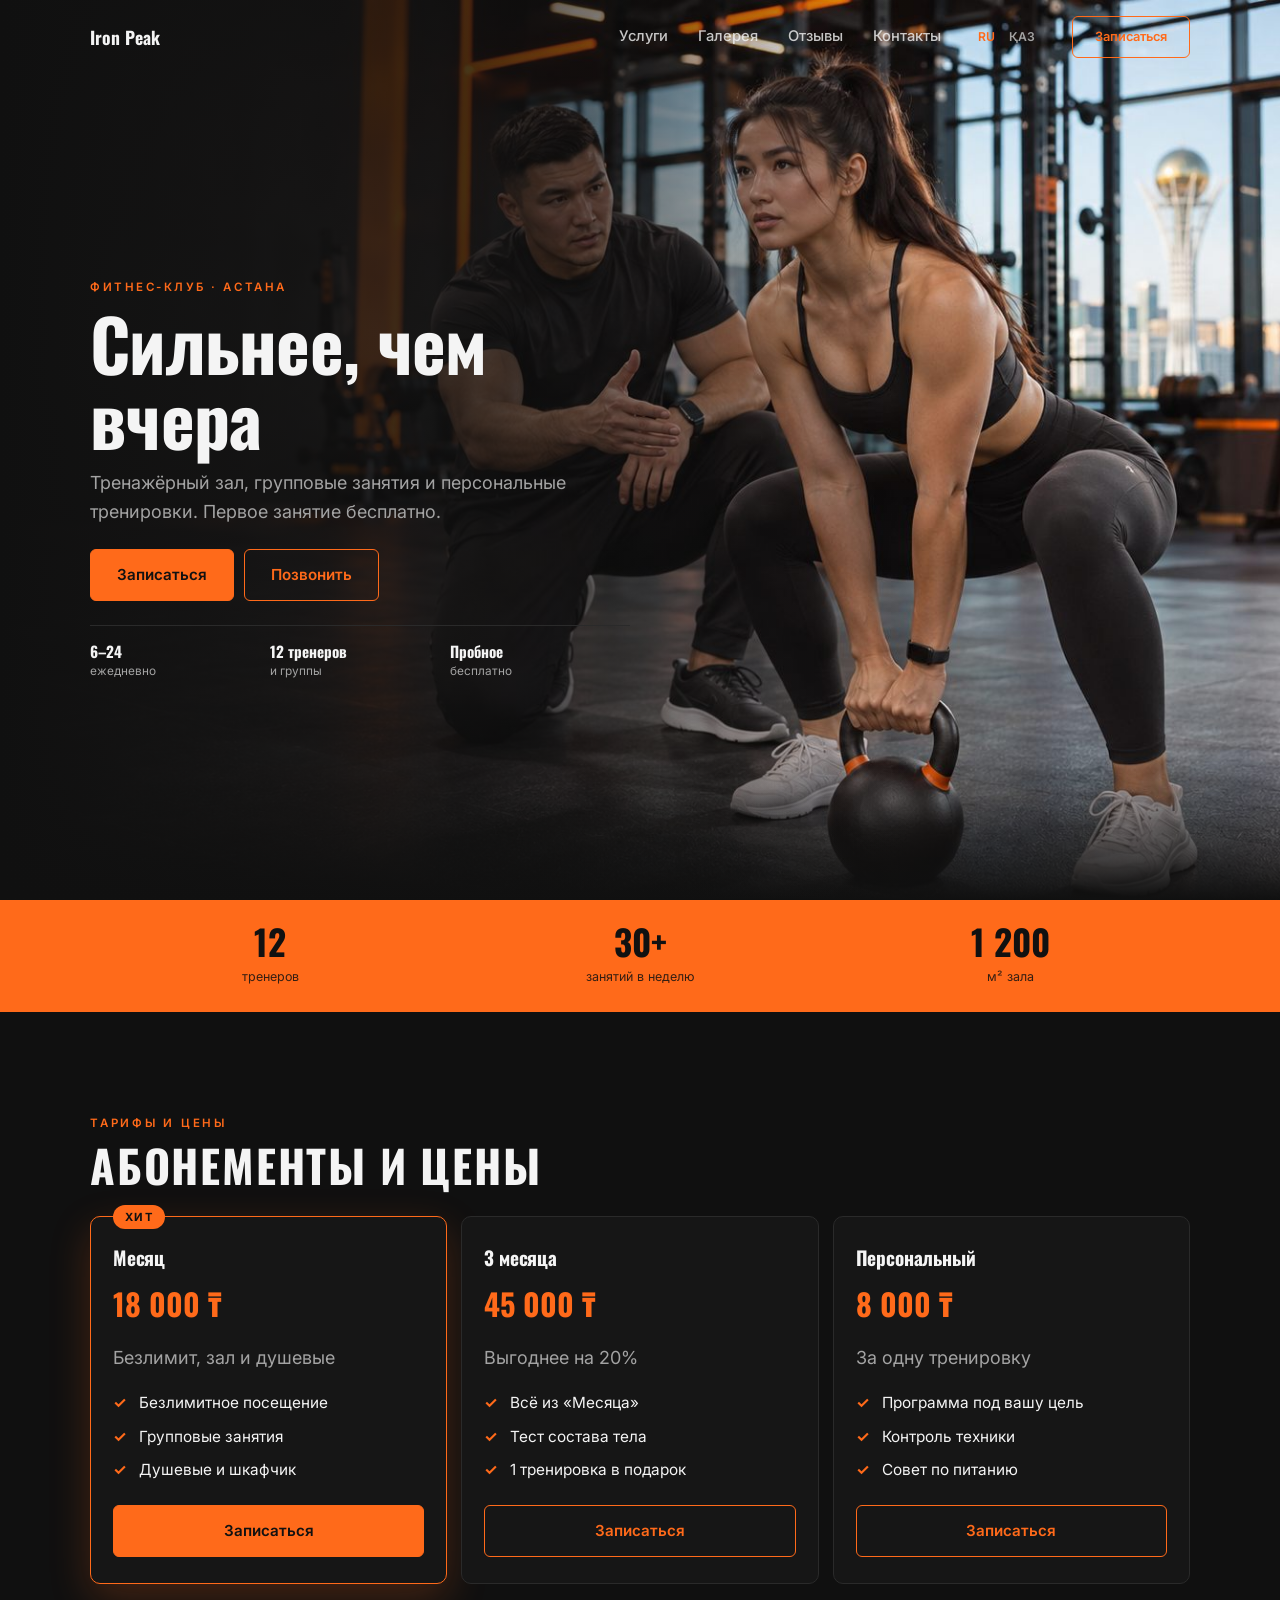
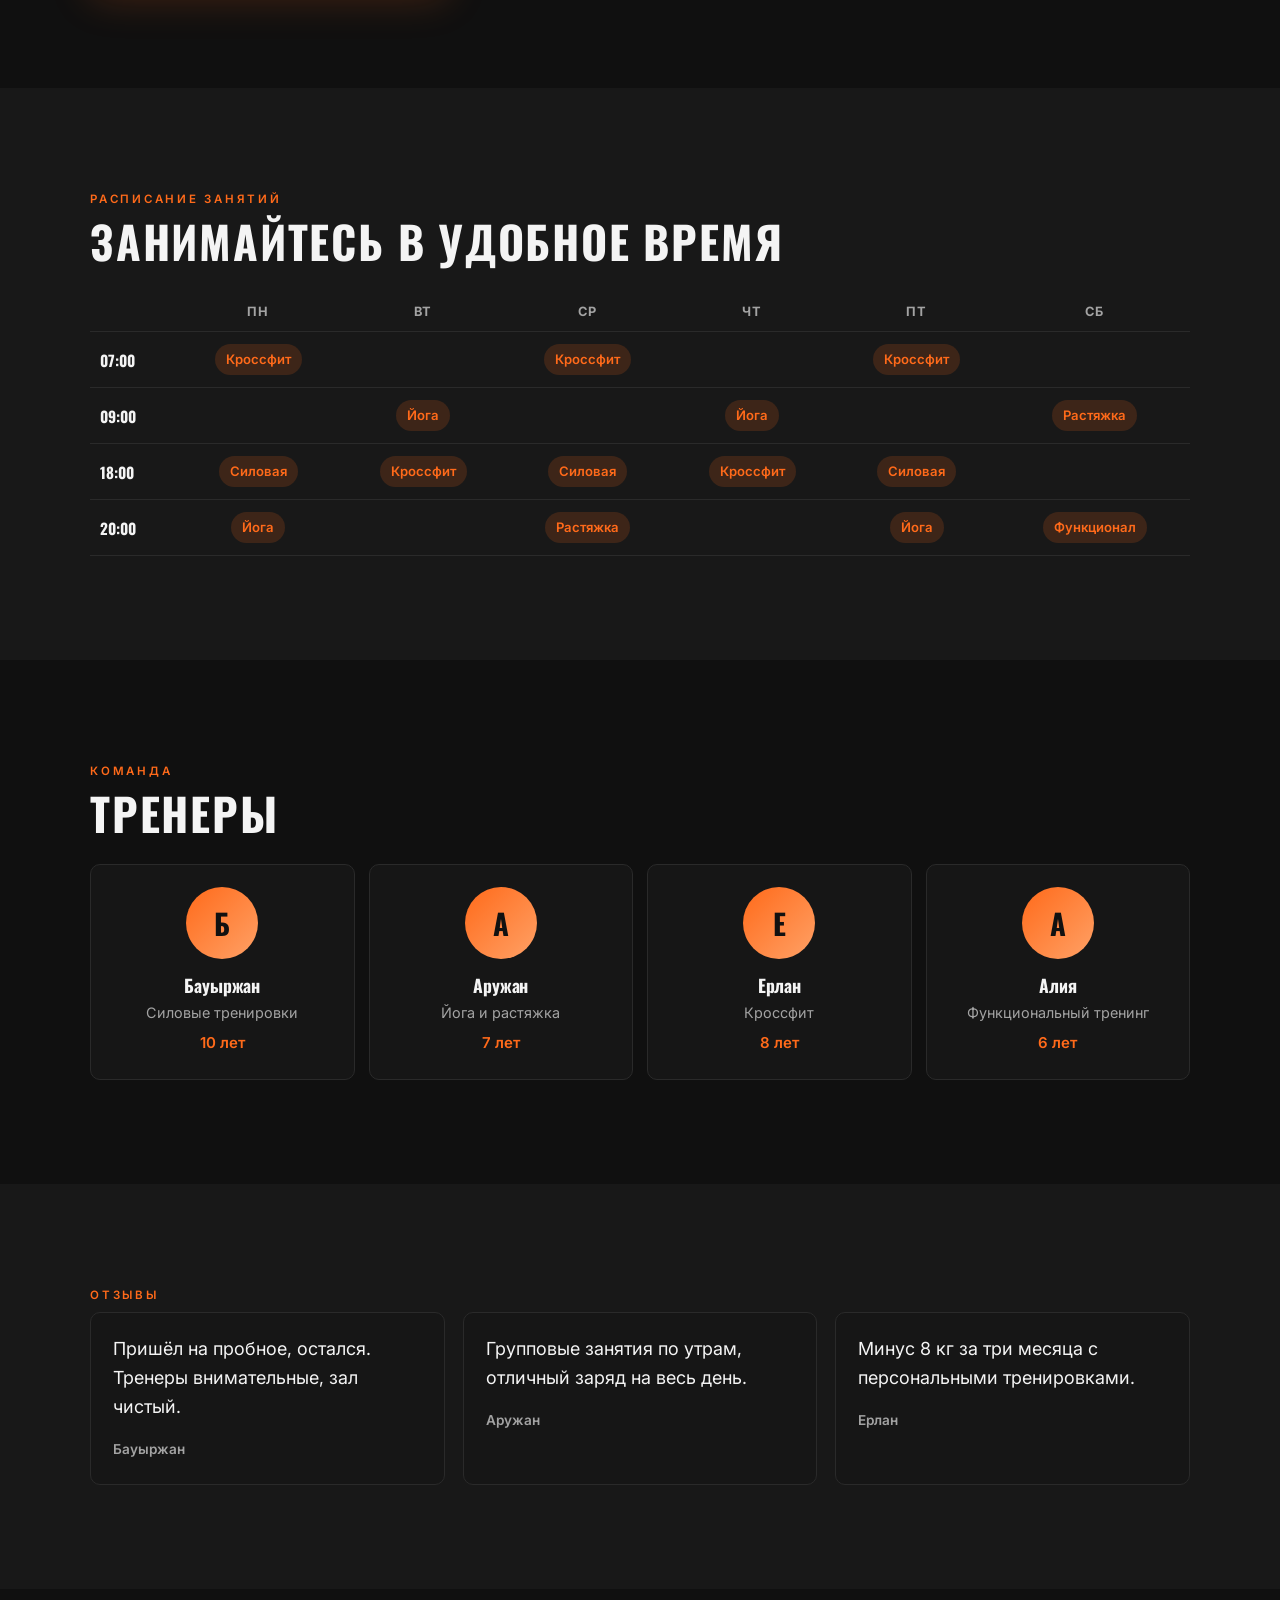
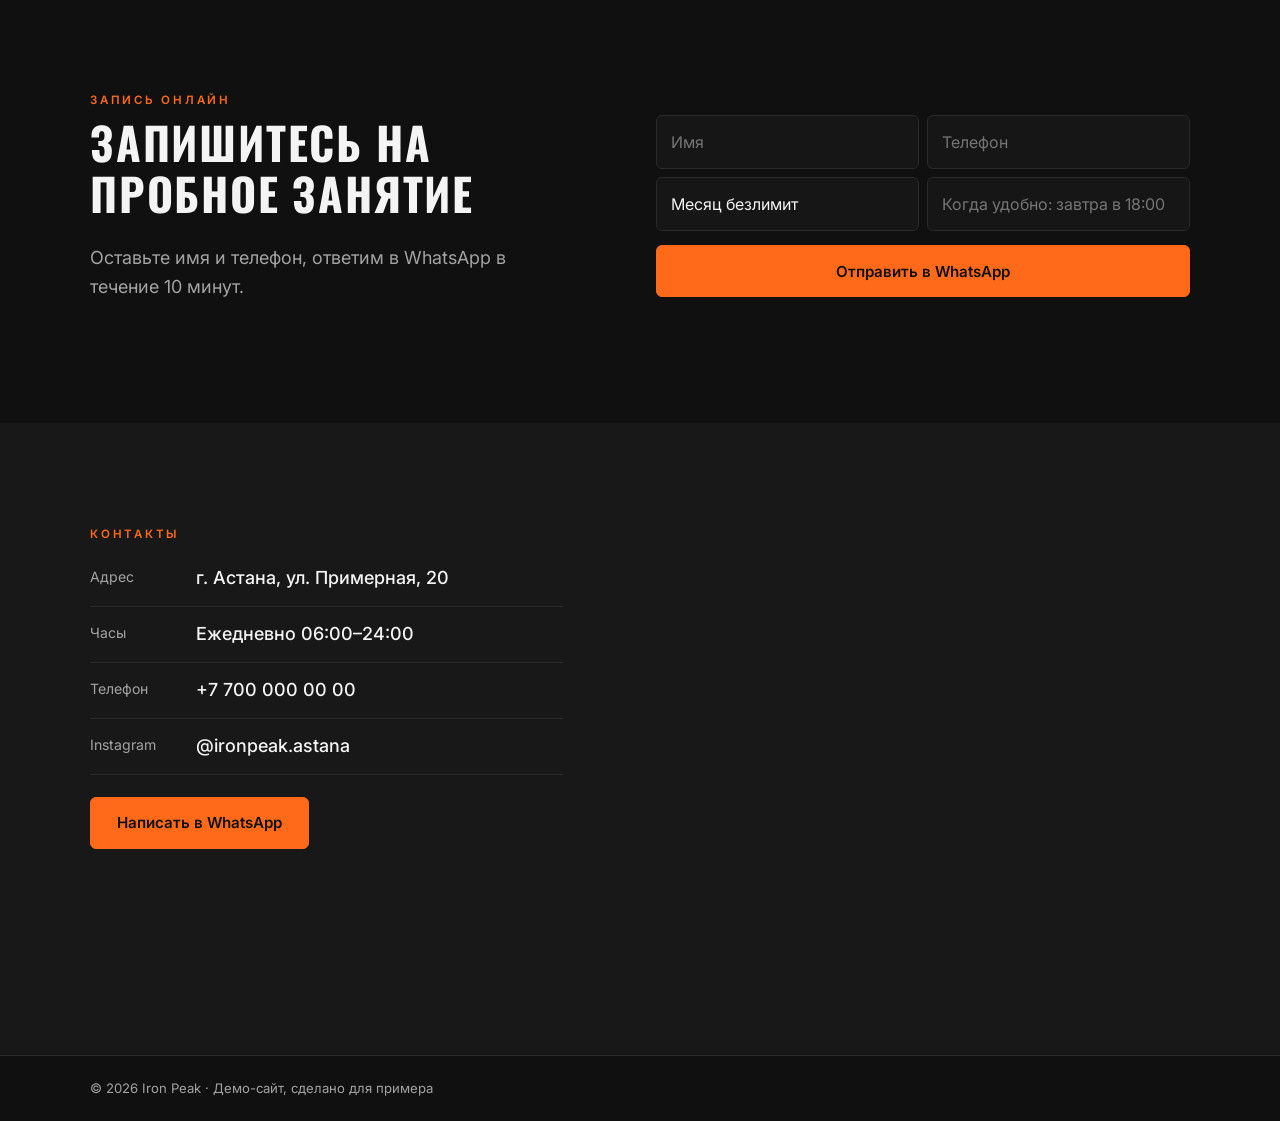
<file: biz-fitness/index.html>
<!doctype html>
<html lang="ru"><head><meta charset="utf-8"><meta name="viewport" content="width=device-width,initial-scale=1,viewport-fit=cover">
<link rel="stylesheet" href="../biz.css"></head>
<body><div id="app"></div>
<script>
/* ДЕМО: вымышленный бизнес. Для клиента поменяй данные ниже и положи его фото в img/ (hero.jpg, g1.jpg, g2.jpg, g3.jpg). */
window.BIZ = {
  "wa": "77000000000",
  "phone": "+7 700 000 00 00",
  "phoneRaw": "+77000000000",
  "svcTitle": [
    "Абонементы и цены",
    "Абонементтер және бағалар"
  ],
  "title": "Iron Peak — фитнес-клуб в Астане",
  "name": "Iron Peak",
  "layout": "full",
  "theme": {
    "dark": true,
    "bg": "#101010",
    "bg2": "#181818",
    "ink": "#f4f4f4",
    "mut": "#a3a3a3",
    "accent": "#ff6a1a",
    "accent2": "#ffa166",
    "line": "#2a2a2a",
    "onaccent": "#111111",
    "card": "#161616",
    "radius": "10px",
    "fh": "'Oswald',system-ui,sans-serif",
    "fb": "'Inter',system-ui,sans-serif",
    "fonts": "https://fonts.googleapis.com/css2?family=Oswald:wght@500;600;700&family=Inter:wght@400;500;600&display=swap&subset=cyrillic",
    "cards": "flat",
    "head": "upper"
  },
  "hero": {
    "kick": [
      "Фитнес-клуб · Астана",
      "Фитнес-клуб · Астана"
    ],
    "title": [
      "Сильнее, чем вчера",
      "Кешегіден күштірек"
    ],
    "sub": [
      "Тренажёрный зал, групповые занятия и персональные тренировки. Первое занятие бесплатно.",
      "Жаттығу залы, топтық сабақтар және жеке жаттығулар. Алғашқы сабақ тегін."
    ],
    "facts": [
      [
        [
          "6–24",
          "6–24"
        ],
        [
          "ежедневно",
          "күн сайын"
        ]
      ],
      [
        [
          "12 тренеров",
          "12 жаттықтырушы"
        ],
        [
          "и группы",
          "және топтар"
        ]
      ],
      [
        [
          "Пробное",
          "Сынақ"
        ],
        [
          "бесплатно",
          "тегін"
        ]
      ]
    ]
  },
  "bookTitle": [
    "Запишитесь на пробное занятие",
    "Сынақ сабағына жазылыңыз"
  ],
  "services": [
    {
      "name": [
        "Месяц безлимит",
        "Айлық шексіз"
      ],
      "desc": [
        "Зал и душевые",
        "Зал және душ"
      ],
      "price": "18 000 ₸"
    },
    {
      "name": [
        "3 месяца",
        "3 ай"
      ],
      "desc": [
        "Выгоднее на 20%",
        "20% тиімдірек"
      ],
      "price": "45 000 ₸"
    },
    {
      "name": [
        "Персональная тренировка",
        "Жеке жаттығу"
      ],
      "desc": [
        "Программа под вашу цель",
        "Мақсатыңызға жоспар"
      ],
      "price": "8 000 ₸"
    },
    {
      "name": [
        "Групповые занятия",
        "Топтық сабақтар"
      ],
      "desc": [
        "Кроссфит, йога, растяжка",
        "Кроссфит, йога, созылу"
      ],
      "price": "от 3 000 ₸"
    },
    {
      "name": [
        "Студенческий",
        "Студенттік"
      ],
      "desc": [
        "По студенческому билету",
        "Студенттік билет бойынша"
      ],
      "price": "12 000 ₸"
    },
    {
      "name": [
        "Пробное занятие",
        "Сынақ сабағы"
      ],
      "desc": [
        "Знакомство и тест",
        "Танысу және тест"
      ],
      "price": "0 ₸"
    }
  ],
  "steps": [
    [
      [
        "Записываетесь на пробное",
        "Сынаққа жазыласыз"
      ],
      [
        "Через WhatsApp за минуту.",
        "WhatsApp арқылы бір минутта."
      ]
    ],
    [
      [
        "Тренер составляет план",
        "Жаттықтырушы жоспар жасайды"
      ],
      [
        "Под вашу цель и уровень.",
        "Мақсатыңыз бен деңгейіңізге."
      ]
    ],
    [
      [
        "Тренируетесь регулярно",
        "Тұрақты жаттығасыз"
      ],
      [
        "Мы рядом, подскажем и поддержим.",
        "Біз жанындамыз, көмектесеміз."
      ]
    ]
  ],
  "reviews": [
    {
      "name": "Бауыржан",
      "text": [
        "Пришёл на пробное, остался. Тренеры внимательные, зал чистый.",
        "Сынаққа келіп, қалып қойдым. Жаттықтырушылар мұқият, зал таза."
      ]
    },
    {
      "name": "Аружан",
      "text": [
        "Групповые занятия по утрам, отличный заряд на весь день.",
        "Таңертеңгі топтық сабақтар, күні бойы қуат береді."
      ]
    },
    {
      "name": "Ерлан",
      "text": [
        "Минус 8 кг за три месяца с персональными тренировками.",
        "Жеке жаттығулармен үш айда 8 кг тастадым."
      ]
    }
  ],
  "contacts": {
    "address": [
      "г. Астана, ул. Примерная, 20",
      "Астана қ., Үлгі көшесі, 20"
    ],
    "hours": [
      "Ежедневно 06:00–24:00",
      "Күн сайын 06:00–24:00"
    ],
    "insta": "ironpeak.astana"
  },
  "sections": [
    "stats",
    "pricing",
    "schedule",
    "team",
    "rev",
    "book",
    "ct"
  ],
  "teamTitle": [
    "Тренеры",
    "Жаттықтырушылар"
  ],
  "teamLabel": [
    "Команда",
    "Команда"
  ],
  "stats": [
    [
      [
        "12",
        "12"
      ],
      [
        "тренеров",
        "жаттықтырушы"
      ]
    ],
    [
      [
        "30+",
        "30+"
      ],
      [
        "занятий в неделю",
        "аптасына сабақ"
      ]
    ],
    [
      [
        "1 200",
        "1 200"
      ],
      [
        "м² зала",
        "м² зал"
      ]
    ]
  ],
  "packages": [
    {
      "name": [
        "Месяц",
        "Ай"
      ],
      "price": "18 000 ₸",
      "note": [
        "Безлимит, зал и душевые",
        "Шексіз, зал және душ"
      ],
      "badge": [
        "Хит",
        "Хит"
      ],
      "hot": true,
      "items": [
        [
          "Безлимитное посещение",
          "Шексіз келу"
        ],
        [
          "Групповые занятия",
          "Топтық сабақтар"
        ],
        [
          "Душевые и шкафчик",
          "Душ және шкаф"
        ]
      ]
    },
    {
      "name": [
        "3 месяца",
        "3 ай"
      ],
      "price": "45 000 ₸",
      "note": [
        "Выгоднее на 20%",
        "20% тиімдірек"
      ],
      "items": [
        [
          "Всё из «Месяца»",
          "«Айдың» бәрі"
        ],
        [
          "Тест состава тела",
          "Дене құрамын тексеру"
        ],
        [
          "1 тренировка в подарок",
          "1 жаттығу сыйға"
        ]
      ]
    },
    {
      "name": [
        "Персональный",
        "Жеке"
      ],
      "price": "8 000 ₸",
      "note": [
        "За одну тренировку",
        "Бір жаттығуға"
      ],
      "items": [
        [
          "Программа под вашу цель",
          "Мақсатыңызға жоспар"
        ],
        [
          "Контроль техники",
          "Техниканы бақылау"
        ],
        [
          "Совет по питанию",
          "Тамақтану кеңесі"
        ]
      ]
    }
  ],
  "schedule": {
    "days": [
      [
        "Пн",
        "Дс"
      ],
      [
        "Вт",
        "Сс"
      ],
      [
        "Ср",
        "Ср"
      ],
      [
        "Чт",
        "Бс"
      ],
      [
        "Пт",
        "Жм"
      ],
      [
        "Сб",
        "Сб"
      ]
    ],
    "rows": [
      [
        "07:00",
        [
          "Кроссфит",
          "",
          "Кроссфит",
          "",
          "Кроссфит",
          ""
        ]
      ],
      [
        "09:00",
        [
          "",
          "Йога",
          "",
          "Йога",
          "",
          "Растяжка"
        ]
      ],
      [
        "18:00",
        [
          "Силовая",
          "Кроссфит",
          "Силовая",
          "Кроссфит",
          "Силовая",
          ""
        ]
      ],
      [
        "20:00",
        [
          "Йога",
          "",
          "Растяжка",
          "",
          "Йога",
          "Функционал"
        ]
      ]
    ]
  },
  "team": [
    {
      "name": "Бауыржан",
      "role": [
        "Силовые тренировки",
        "Күш жаттығулары"
      ],
      "exp": [
        "10 лет",
        "10 жыл"
      ]
    },
    {
      "name": "Аружан",
      "role": [
        "Йога и растяжка",
        "Йога және созылу"
      ],
      "exp": [
        "7 лет",
        "7 жыл"
      ]
    },
    {
      "name": "Ерлан",
      "role": [
        "Кроссфит",
        "Кроссфит"
      ],
      "exp": [
        "8 лет",
        "8 жыл"
      ]
    },
    {
      "name": "Алия",
      "role": [
        "Функциональный тренинг",
        "Функционалды жаттығу"
      ],
      "exp": [
        "6 лет",
        "6 жыл"
      ]
    }
  ]
};
</script>
<script src="../biz.js"></script></body></html>
</file>
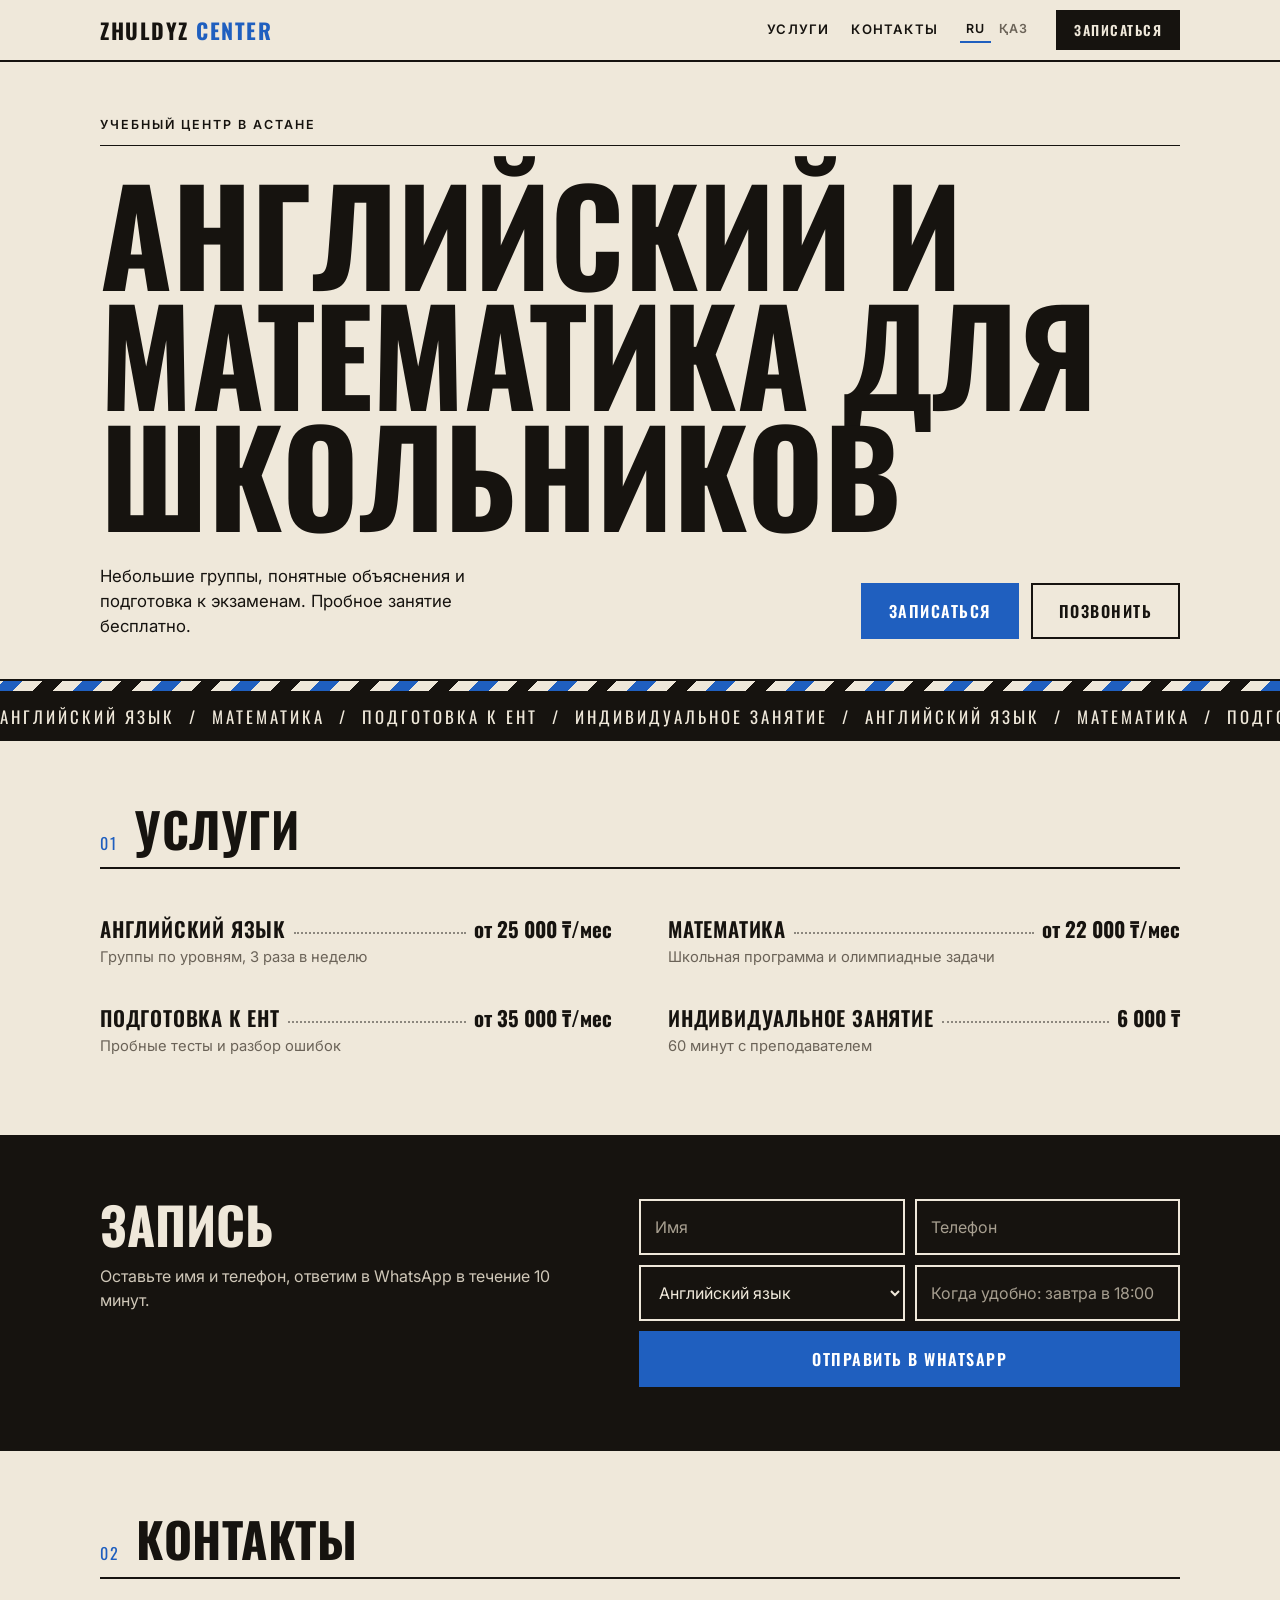
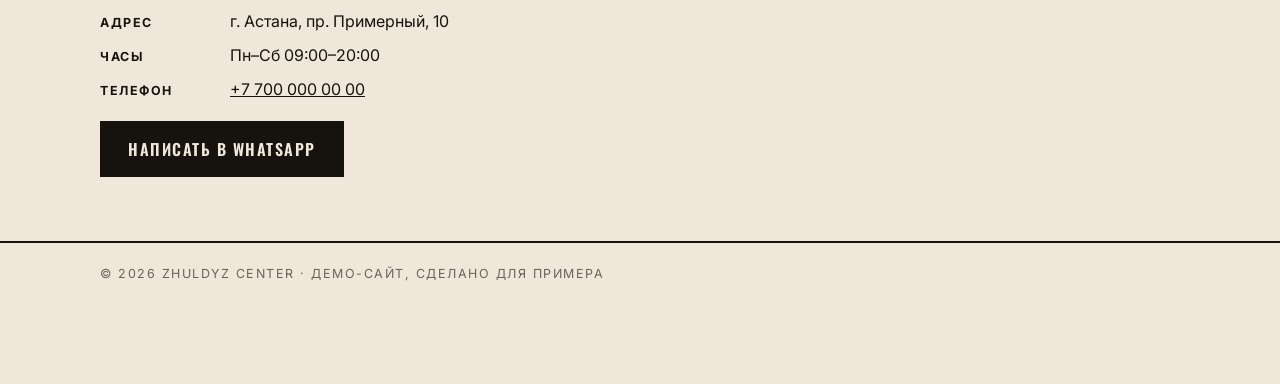
<file: education-center/index.html>
<!doctype html>
<html lang="ru"><head><meta charset="utf-8"><meta name="viewport" content="width=device-width,initial-scale=1">
<title>Zhuldyz Center</title>
<link href="https://fonts.googleapis.com/css2?family=Inter:wght@400;600&family=Oswald:wght@500;600;700&display=swap&subset=cyrillic" rel="stylesheet">
<link rel="stylesheet" href="../style.css"></head>
<body><div id="app"></div>
<script>
window.SITE = {
  isDemo: true,
  name: "Zhuldyz Center", logoA: "Zhuldyz ", logoB: "Center", accent: "#1f5fbf",
  tagline: { ru: "Учебный центр в Астане", kk: "Астанадағы оқу орталығы" },
  headline: { ru: "Английский и математика для школьников", kk: "Оқушыларға ағылшын тілі мен математика" },
  sub: { ru: "Небольшие группы, понятные объяснения и подготовка к экзаменам. Пробное занятие бесплатно.", kk: "Шағын топтар, түсінікті түсіндіру және емтиханға дайындық. Сынақ сабағы тегін." },
  waText: { ru: "Здравствуйте! Хочу записаться на пробное занятие.", kk: "Сәлеметсіз бе! Сынақ сабағына жазылғым келеді." },
  whatsapp: "77000000000", phone: "+7 700 000 00 00", phoneRaw: "+77000000000",
  address: { ru: "г. Астана, пр. Примерный, 10", kk: "Астана қ., Үлгі даңғылы, 10" },
  hours: { ru: "Пн–Сб 09:00–20:00", kk: "Дс–Сб 09:00–20:00" },
  services: [
    { name: { ru: "Английский язык", kk: "Ағылшын тілі" }, price: "25 000 ₸/мес", priceFrom: true, desc: { ru: "Группы по уровням, 3 раза в неделю", kk: "Деңгей бойынша топтар, аптасына 3 рет" } },
    { name: { ru: "Математика", kk: "Математика" }, price: "22 000 ₸/мес", priceFrom: true, desc: { ru: "Школьная программа и олимпиадные задачи", kk: "Мектеп бағдарламасы және олимпиада есептері" } },
    { name: { ru: "Подготовка к ЕНТ", kk: "ҰБТ-ға дайындық" }, price: "35 000 ₸/мес", priceFrom: true, desc: { ru: "Пробные тесты и разбор ошибок", kk: "Сынақ тесттері және қателерді талдау" } },
    { name: { ru: "Индивидуальное занятие", kk: "Жеке сабақ" }, price: "6 000 ₸", desc: { ru: "60 минут с преподавателем", kk: "Мұғаліммен 60 минут" } }
  ],
  why: [
    { icon: "👥", title: { ru: "Группы до 8 человек", kk: "8 адамға дейінгі топтар" }, text: { ru: "Преподаватель успевает уделить время каждому.", kk: "Мұғалім әр оқушыға уақыт бөле алады." } },
    { icon: "📈", title: { ru: "Видимый результат", kk: "Көрінетін нәтиже" }, text: { ru: "Раз в месяц отчёт родителям о прогрессе.", kk: "Айына бір рет ата-аналарға үлгерім туралы есеп." } },
    { icon: "🎁", title: { ru: "Пробное занятие", kk: "Сынақ сабағы" }, text: { ru: "Приходите и оцените формат бесплатно.", kk: "Келіп, форматты тегін бағалаңыз." } }
  ]
};
</script>
<script src="../app.js"></script></body></html>
</file>
<file: style.css>
:root{--accent:#c8372d;--paper:#efe8da;--ink:#16130f;--muted:#6b6358;--line:#16130f;--disp:"Oswald","Arial Narrow","Impact",sans-serif;--body:"Inter",system-ui,"Segoe UI",Arial,sans-serif}
*{box-sizing:border-box}
html{scroll-behavior:smooth}
body{margin:0;font-family:var(--body);background:var(--paper);color:var(--ink);line-height:1.5;-webkit-font-smoothing:antialiased}
.wrap{max-width:1120px;margin:0 auto;padding:0 20px}
a{color:inherit}
/* шапка */
header{position:sticky;top:0;z-index:10;background:var(--paper);border-bottom:2px solid var(--ink)}
header .wrap{display:flex;align-items:center;justify-content:space-between;height:60px}
.logo{font-family:var(--disp);font-weight:700;font-size:1.35rem;letter-spacing:1.5px;text-transform:uppercase}
.logo b{color:var(--accent);font-weight:700}
nav{display:flex;gap:22px;align-items:center}
nav a{text-decoration:none;font-size:.82rem;text-transform:uppercase;letter-spacing:1.2px;font-weight:600}
nav a:hover{color:var(--accent)}
.lang{display:flex;gap:2px}
.lang button{background:none;border:0;border-bottom:2px solid transparent;color:var(--muted);padding:3px 6px;cursor:pointer;font:inherit;font-size:.78rem;font-weight:600;letter-spacing:1px}
.lang button.on{color:var(--ink);border-bottom-color:var(--accent)}
.btn{display:inline-block;padding:14px 26px;text-decoration:none;font-family:var(--disp);font-size:1rem;font-weight:600;letter-spacing:1.5px;text-transform:uppercase;border:2px solid var(--ink);cursor:pointer;background:transparent;color:var(--ink);border-radius:0}
.btn.p{background:var(--ink);color:var(--paper)}
.btn.a{background:var(--accent);border-color:var(--accent);color:#fff}
.btn.sm{padding:8px 16px;font-size:.85rem}
.btn:hover{transform:translate(-2px,-2px);box-shadow:3px 3px 0 var(--accent)}
nav a.btn{font-family:var(--disp);letter-spacing:1.5px}
nav a.btn:hover{color:var(--paper)}
/* первый экран */
.hero{padding:54px 0 40px}
.meta{display:flex;justify-content:space-between;gap:12px;font-size:.78rem;text-transform:uppercase;letter-spacing:2px;font-weight:600;border-bottom:1px solid var(--ink);padding-bottom:10px;margin-bottom:26px}
.hero h1{font-family:var(--disp);font-weight:700;text-transform:uppercase;font-size:clamp(3rem,10.5vw,8.2rem);line-height:.92;letter-spacing:-.5px;margin:0 0 30px}
.hero h1 span{color:var(--accent)}
.hrow{display:flex;justify-content:space-between;align-items:flex-end;gap:28px;flex-wrap:wrap}
.hrow p{max-width:430px;margin:0;font-size:1.05rem}
.btns{display:flex;gap:12px;flex-wrap:wrap}
.stripe{height:14px;background:repeating-linear-gradient(-45deg,var(--accent) 0 14px,var(--paper) 14px 28px,var(--ink) 28px 42px,var(--paper) 42px 56px);border-top:2px solid var(--ink);border-bottom:2px solid var(--ink)}
.ticker{background:var(--ink);color:var(--paper);overflow:hidden;white-space:nowrap;font-family:var(--disp);text-transform:uppercase;letter-spacing:3px;font-size:1.05rem;padding:11px 0}
.track{display:inline-block;animation:tick 28s linear infinite}
@keyframes tick{to{transform:translateX(-50%)}}
@media(prefers-reduced-motion:reduce){.track{animation:none}}
/* секции */
section{padding:64px 0}
.sh{display:flex;align-items:baseline;gap:16px;border-bottom:2px solid var(--ink);padding-bottom:12px;margin-bottom:30px}
.sh i{font-style:normal;font-family:var(--disp);color:var(--accent);font-size:1rem;letter-spacing:2px}
.sh h2{margin:0;font-family:var(--disp);font-weight:700;text-transform:uppercase;font-size:clamp(1.9rem,5vw,3rem);line-height:1;letter-spacing:.5px}
/* прайс как меню */
.menu{display:grid;grid-template-columns:1fr 1fr;gap:6px 56px}
.item{padding:14px 0}
.item .top{display:flex;align-items:baseline;gap:8px}
.item .nm{font-family:var(--disp);text-transform:uppercase;font-size:1.3rem;letter-spacing:.8px;font-weight:600}
.item .dots{flex:1;border-bottom:2px dotted var(--ink);opacity:.45;transform:translateY(-4px)}
.item .pr{font-family:var(--disp);font-size:1.3rem;font-weight:700;white-space:nowrap}
.item p{margin:2px 0 0;color:var(--muted);font-size:.92rem}
/* работы */
.gal{display:grid;grid-template-columns:repeat(4,1fr);gap:14px}
figure{margin:0}
.ph{aspect-ratio:4/5;border:2px solid var(--ink);background:repeating-linear-gradient(-45deg,#e3dac8 0 10px,#ebe3d2 10px 20px);display:flex;align-items:center;justify-content:center;font-family:var(--disp);letter-spacing:3px;text-transform:uppercase;color:var(--muted);font-size:.85rem;overflow:hidden}
.ph img{width:100%;height:100%;object-fit:cover;display:block;filter:grayscale(.15) contrast(1.05)}
figcaption{display:flex;justify-content:space-between;margin-top:8px;font-size:.78rem;text-transform:uppercase;letter-spacing:1.5px;font-weight:600}
/* мастера */
.mrow{display:grid;grid-template-columns:60px 1.2fr 1.2fr 1fr;gap:12px;align-items:baseline;padding:16px 0;border-bottom:1px solid var(--ink)}
.mrow:first-child{border-top:1px solid var(--ink)}
.mrow .n{font-family:var(--disp);color:var(--accent);letter-spacing:2px}
.mrow b{font-family:var(--disp);text-transform:uppercase;font-size:1.5rem;letter-spacing:.8px;font-weight:600}
.mrow .ex{text-align:right;color:var(--muted)}
/* отзывы */
.rev{display:grid;grid-template-columns:repeat(3,1fr);gap:34px}
blockquote{margin:0;border-left:4px solid var(--accent);padding:2px 0 2px 18px;font-size:1.05rem}
blockquote cite{display:block;margin-top:10px;font-style:normal;font-size:.8rem;text-transform:uppercase;letter-spacing:1.5px;font-weight:600;color:var(--muted)}
/* запись */
.dark{background:var(--ink);color:var(--paper)}
.dark .sh{border-bottom-color:var(--paper)}
.book{display:grid;grid-template-columns:1fr 1.1fr;gap:48px;align-items:start}
.book h3{font-family:var(--disp);text-transform:uppercase;font-size:clamp(2rem,4.4vw,3.2rem);line-height:1;margin:0 0 14px;font-weight:700}
.book p{margin:0 0 14px;color:#cfc7b8}
form{display:grid;gap:10px}
.f2{display:grid;gap:10px;grid-template-columns:1fr 1fr}
input,select{width:100%;padding:14px;border:2px solid var(--paper);background:transparent;color:var(--paper);font:inherit;border-radius:0}
select option{color:#111}
input::placeholder{color:#a79f90}
input:focus,select:focus{outline:3px solid var(--accent);outline-offset:0}
.dark .btn.a:hover{box-shadow:3px 3px 0 var(--paper)}
/* контакты */
.contact{display:grid;grid-template-columns:1fr 1fr;gap:40px}
.row{margin:0 0 10px}
.row b{display:inline-block;min-width:130px;font-size:.78rem;text-transform:uppercase;letter-spacing:1.5px}
.contact iframe{border:2px solid var(--ink);width:100%;height:300px;filter:grayscale(1) contrast(1.05)}
footer{border-top:2px solid var(--ink);padding:22px 0 100px;font-size:.78rem;text-transform:uppercase;letter-spacing:1.5px;color:var(--muted)}
.bar{display:none}
@media(max-width:820px){
  .menu{grid-template-columns:1fr;gap:0}
  .gal{grid-template-columns:repeat(2,1fr)}
  .rev{grid-template-columns:1fr;gap:24px}
  .book,.contact{grid-template-columns:1fr;gap:28px}
  .mrow{grid-template-columns:40px 1fr auto}
  .mrow .rl{grid-column:2/4;color:var(--muted)}
  .mrow .ex{text-align:right}
}
@media(max-width:640px){
  nav a.hide,nav a.btn{display:none}
  .hero{padding:34px 0 30px}
  .f2{grid-template-columns:1fr}
  section{padding:46px 0}
  .bar{display:flex;gap:0;position:fixed;left:0;right:0;bottom:0;z-index:20;border-top:2px solid var(--ink);background:var(--paper)}
  .bar .btn{flex:1;text-align:center;border:0;padding:15px}
  .bar .btn.p{border-right:2px solid var(--paper)}
}
</file>
<file: biz.css>
/* Универсальный шаблон: mobile first. Цвета и шрифты задаются темой в BIZ.theme (переменные ниже, значения по умолчанию). */
:root{--bg:#fff;--bg2:#f4f6f8;--ink:#17202a;--mut:#667085;--accent:#0f766e;--accent2:#5eead4;--line:#e3e8ee;--onaccent:#fff;--card:#fff;--radius:16px;--fh:"Inter",system-ui,sans-serif;--fb:"Inter",system-ui,sans-serif;--pad:20px;--bar:62px}
*{box-sizing:border-box;-webkit-tap-highlight-color:transparent}
html{scroll-behavior:smooth;scroll-padding-top:66px}
body{margin:0;background:var(--bg);color:var(--ink);font:400 17px/1.6 var(--fb);padding-bottom:calc(var(--bar) + env(safe-area-inset-bottom));-webkit-font-smoothing:antialiased}
a{color:inherit;text-decoration:none}img{display:block;max-width:100%;height:auto}
.wrap{padding:0 var(--pad);max-width:1180px;margin:0 auto}
h1,h2,h3{font-family:var(--fh);margin:0;letter-spacing:-.01em}
.muted{color:var(--mut)}
/* шапка */
header{position:fixed;inset:0 0 auto 0;z-index:30;height:60px;transition:background .3s,border-color .3s;border-bottom:1px solid transparent}
header.s{background:color-mix(in srgb,var(--bg) 94%,transparent);backdrop-filter:blur(10px);border-bottom-color:var(--line)}
header .wrap{display:flex;align-items:center;justify-content:space-between;height:100%}
.logo{font:700 1.1rem var(--fh);white-space:nowrap}
nav{display:flex;align-items:center;gap:4px}nav .lk{display:none}
.lang button{background:none;border:0;color:var(--mut);font:600 .76rem var(--fb);padding:12px 7px;cursor:pointer}.lang button.on{color:var(--accent)}
.btn{display:inline-flex;align-items:center;justify-content:center;min-height:52px;padding:0 26px;border:1.5px solid var(--accent);color:var(--accent);background:transparent;border-radius:calc(var(--radius) - 4px);font:600 .95rem var(--fb);cursor:pointer;transition:background .2s,transform .1s}
.btn.f{background:var(--accent);color:var(--onaccent)}.btn:active{transform:scale(.98)}
@media(hover:hover){.btn:hover{background:var(--accent);color:var(--onaccent)}.btn.f:hover{filter:brightness(1.08)}}
header .btn.sm{min-height:38px;padding:0 14px;font-size:.8rem;margin-left:4px}
/* первый экран */
.hero{position:relative;min-height:calc(100svh - var(--bar) - env(safe-area-inset-bottom));display:flex;align-items:flex-end;overflow:hidden;background:var(--bg2)}
.hero .bg{position:absolute;inset:0;width:100%;height:100%;object-fit:cover;object-position:78% 35%}
.hero:after{content:"";position:absolute;inset:0;background:linear-gradient(0deg,var(--bg) 6%,color-mix(in srgb,var(--bg) 70%,transparent) 36%,transparent 70%)}
.hero .wrap{position:relative;z-index:2;padding-bottom:32px;width:100%}
.kick{font:600 .72rem var(--fb);letter-spacing:.22em;text-transform:uppercase;color:var(--accent);margin-bottom:12px}
.hero h1{font-size:clamp(2.4rem,11vw,4.4rem);line-height:1.04;margin-bottom:14px}
.lead{margin:0 0 22px;color:var(--mut);max-width:30em}
.btns{display:flex;gap:10px;flex-wrap:wrap}.btns .btn{flex:1 1 150px}
.facts{display:flex;margin-top:24px;border-top:1px solid var(--line)}
.facts div{flex:1;padding:14px 10px 0 0;font-size:.74rem;color:var(--mut);line-height:1.35}.facts b{display:block;font:700 .95rem var(--fh);color:var(--ink);margin-bottom:2px}
/* секции */
section{padding:64px 0}section.alt{background:var(--bg2)}
.eyebrow{font:600 .72rem var(--fb);letter-spacing:.24em;text-transform:uppercase;color:var(--accent);margin-bottom:10px}
h2{font-size:clamp(1.8rem,7vw,2.8rem);line-height:1.12;margin-bottom:26px}
.cards{display:grid;gap:12px}
.card{background:var(--card);border:1px solid var(--line);border-radius:var(--radius);padding:20px}
.card h3{font-size:1.1rem;margin-bottom:4px}.card p{margin:0 0 10px;color:var(--mut);font-size:.94rem}.card .pr{font:700 1.2rem var(--fh);color:var(--accent)}
.steps{display:grid;gap:14px}.step{position:relative;padding-left:56px}.step i{position:absolute;left:0;top:0;width:40px;height:40px;border-radius:50%;background:var(--accent);color:var(--onaccent);display:flex;align-items:center;justify-content:center;font:700 1rem var(--fh);font-style:normal}
.step h3{font-size:1.08rem;margin-bottom:2px}.step p{margin:0;color:var(--mut)}
.snap{display:flex;gap:12px;overflow-x:auto;scroll-snap-type:x mandatory;margin:0 calc(var(--pad)*-1);padding:2px var(--pad) 10px;scrollbar-width:none}
.snap::-webkit-scrollbar{display:none}.snap>*{flex:0 0 80%;scroll-snap-align:start}
.gal figure{margin:0;border-radius:var(--radius);overflow:hidden}.gal img{width:100%;aspect-ratio:4/5;object-fit:cover}
.revs blockquote{margin:0;background:var(--card);border:1px solid var(--line);border-radius:var(--radius);padding:22px}
.revs p{margin:0 0 12px}.revs cite{font:600 .85rem var(--fb);font-style:normal;color:var(--mut)}
form{display:grid;gap:8px;margin-top:24px}.f2{display:grid;gap:8px}
input,select{width:100%;min-height:54px;border:1.5px solid var(--line);background:var(--card);color:var(--ink);border-radius:calc(var(--radius) - 4px);padding:0 14px;font:400 16px var(--fb);appearance:none;-webkit-appearance:none}
input:focus,select:focus{outline:0;border-color:var(--accent);box-shadow:0 0 0 3px color-mix(in srgb,var(--accent) 22%,transparent)}
form .btn{width:100%;margin-top:6px}
dl{margin:0}dl div{display:flex;gap:14px;padding:13px 0;border-bottom:1px solid var(--line)}dt{flex:0 0 92px;color:var(--mut);font-size:.88rem;padding-top:2px}dd{margin:0;font-weight:500}
.map{margin-top:28px}.map iframe{display:block;width:100%;height:280px;border:0;border-radius:var(--radius)}
.dark .map iframe{filter:invert(.9) hue-rotate(180deg) grayscale(.5)}
footer{border-top:1px solid var(--line);padding:22px 0;color:var(--mut);font-size:.82rem}
.bar{position:fixed;inset:auto 0 0 0;z-index:40;display:flex;background:var(--bg);border-top:1px solid var(--line);padding-bottom:env(safe-area-inset-bottom)}
.bar a{flex:1;display:flex;align-items:center;justify-content:center;height:var(--bar);font:600 .78rem var(--fb);letter-spacing:.06em;text-transform:uppercase}
.bar a:first-child{background:var(--accent);color:var(--onaccent);flex:1.4}.bar a+a{border-left:1px solid var(--line)}
.rv{opacity:0;transform:translateY(16px);transition:opacity .6s,transform .6s}.rv.in{opacity:1;transform:none}
@media(prefers-reduced-motion:reduce){.rv{opacity:1;transform:none;transition:none}html{scroll-behavior:auto}}

/* варианты первого экрана на телефоне */
.L-center .hero{align-items:center;text-align:center}.L-center .hero:after{background:color-mix(in srgb,var(--bg) 84%,transparent)}.L-center .btns{justify-content:center}.L-center .lead{margin-inline:auto}.L-center .facts{text-align:center}
.L-split .hero{display:block;min-height:0;padding-top:60px}.L-split .hero .bg{position:relative;height:56vw;max-height:420px;border-radius:0 0 28px 28px;display:block}.L-split .hero:after{display:none}.L-split .hero .wrap{padding-top:26px}
@media(min-width:700px){:root{--pad:32px}body{font-size:18px}.snap>*{flex-basis:44%}.f2{grid-template-columns:1fr 1fr}.cards{grid-template-columns:1fr 1fr}.btns .btn{flex:0 0 auto}}
@media(min-width:1000px){
 :root{--pad:40px}body{padding-bottom:0}header{height:74px}nav{gap:30px}nav .lk{display:block;font-weight:500;font-size:.92rem;color:var(--ink);opacity:.8}nav .lk:hover{opacity:1;color:var(--accent)}header .btn.sm{min-height:42px;padding:0 22px;margin-left:0}.bar{display:none}
 .hero{min-height:100svh;align-items:center}.hero .wrap{padding-bottom:0;padding-top:60px}.hero .in{max-width:540px}.hero h1{font-size:clamp(3.6rem,5.6vw,5.2rem)}.facts{max-width:540px}
 .hero:after{background:linear-gradient(90deg,var(--bg) 0%,color-mix(in srgb,var(--bg) 78%,transparent) 36%,transparent 72%),linear-gradient(0deg,var(--bg),transparent 16%)}
 .L-center .hero{text-align:center}.L-center .hero .in{max-width:680px;margin:0 auto}.L-center .facts{margin-inline:auto}.L-center .hero:after{background:color-mix(in srgb,var(--bg) 74%,transparent)}
 .L-split .hero{display:flex;min-height:100svh;padding:0}.L-split .hero .bg{position:absolute;inset:0 0 0 46%;width:54%;height:100%;max-height:none;border-radius:0;object-position:60% 40%}.L-split .hero .wrap{padding-top:60px;position:relative}.L-split .hero .in{max-width:520px}
 section{padding:104px 0}
 .cards{grid-template-columns:repeat(3,1fr);gap:18px}.steps{grid-template-columns:repeat(3,1fr);gap:34px}
 .snap{display:grid;overflow:visible;margin:0;padding:0;gap:18px}.snap>*{flex:initial}.gal{grid-template-columns:repeat(3,1fr)}.gal img{aspect-ratio:4/5}.revs{grid-template-columns:repeat(3,1fr)}
 .bk{display:grid;grid-template-columns:1fr 1.1fr;gap:80px;align-items:center}form{margin-top:0}
 .ctg{display:grid;grid-template-columns:1fr 1.2fr;gap:60px;align-items:start}.map{margin-top:0}.map iframe{height:400px}
}

/* ---- новые блоки ---- */
.strip{padding:0;background:var(--accent);color:var(--onaccent)}
.strip .stats{display:grid;grid-template-columns:repeat(3,1fr);gap:10px;padding:22px 0;text-align:center}
.strip b{display:block;font:800 1.7rem var(--fh);line-height:1.1}.strip span{font-size:.78rem;opacity:.85}
.tabs{display:flex;gap:8px;overflow-x:auto;margin-bottom:18px;scrollbar-width:none}.tabs::-webkit-scrollbar{display:none}
.tab{flex:0 0 auto;min-height:44px;padding:0 20px;border-radius:999px;border:1.5px solid var(--line);background:transparent;color:var(--ink);font:600 .92rem var(--fb);cursor:pointer}
.tab.on{background:var(--accent);border-color:var(--accent);color:var(--onaccent)}
.panel{display:none}.panel.on{display:block}
.li{padding:14px 0;border-bottom:1px solid var(--line)}.li .top{display:flex;align-items:baseline;gap:10px}.li .nm{font:700 1.08rem var(--fh)}
.li .dots{flex:1;border-bottom:2px dotted var(--line);transform:translateY(-4px)}.li b{font:700 1.08rem var(--fh);color:var(--accent);white-space:nowrap}.li p{margin:2px 0 0;color:var(--mut);font-size:.92rem}
.packs{display:grid;gap:14px}
.pack{position:relative;background:var(--card);border:1.5px solid var(--line);border-radius:var(--radius);padding:26px 22px}
.pack.hot{border-color:var(--accent);box-shadow:0 14px 40px color-mix(in srgb,var(--accent) 22%,transparent)}
.pack .badge{position:absolute;top:-12px;left:22px;background:var(--accent);color:var(--onaccent);font:700 .7rem var(--fb);letter-spacing:.12em;text-transform:uppercase;padding:5px 12px;border-radius:999px}
.pack h3{font-size:1.2rem}.pack .pp{font:800 1.9rem var(--fh);color:var(--accent);margin:8px 0 4px}
.pack ul{list-style:none;padding:0;margin:16px 0 22px;display:grid;gap:9px}.pack li{padding-left:26px;position:relative;font-size:.96rem}.pack li:before{content:"✓";position:absolute;left:0;color:var(--accent);font-weight:700}
.pack .btn{width:100%}
.tw{overflow-x:auto;margin:0 calc(var(--pad)*-1);padding:0 var(--pad)}
table{border-collapse:collapse;min-width:640px;width:100%}th,td{border-bottom:1px solid var(--line);padding:12px 10px;text-align:center;font-size:.9rem}
thead th{font:700 .8rem var(--fb);letter-spacing:.1em;text-transform:uppercase;color:var(--mut)}tbody th{font:700 .95rem var(--fh);text-align:left;white-space:nowrap}
.cl{display:inline-block;padding:5px 11px;border-radius:999px;background:color-mix(in srgb,var(--accent) 16%,transparent);color:var(--accent);font-weight:600;font-size:.82rem;white-space:nowrap}
.team{display:grid;grid-template-columns:1fr 1fr;gap:14px}
.mem{text-align:center;background:var(--card);border:1px solid var(--line);border-radius:var(--radius);padding:22px 12px}
.av{width:72px;height:72px;margin:0 auto 12px;border-radius:50%;background:linear-gradient(135deg,var(--accent),var(--accent2));color:var(--onaccent);font:700 1.8rem var(--fh);display:flex;align-items:center;justify-content:center}
.mem h3{font-size:1.1rem}.mem p{margin:2px 0 4px;color:var(--mut);font-size:.9rem}.mem small{color:var(--accent);font-weight:600}
.faq{display:grid;gap:10px;max-width:780px}
details{background:var(--card);border:1px solid var(--line);border-radius:calc(var(--radius) - 4px);padding:0 18px}
summary{cursor:pointer;min-height:54px;display:flex;align-items:center;font:700 1rem var(--fh);list-style:none}summary::-webkit-details-marker{display:none}
summary:after{content:"+";margin-left:auto;font-size:1.4rem;color:var(--accent)}details[open] summary:after{content:"−"}
details p{margin:0 0 16px;color:var(--mut)}
.mos{display:grid;grid-template-columns:1fr 1fr;gap:10px}.mos figure{margin:0;border-radius:var(--radius);overflow:hidden}.mos img{width:100%;height:100%;object-fit:cover;display:block;aspect-ratio:1/1}
.mos .g1{grid-column:1/3}.mos .g1 img{aspect-ratio:3/2}
/* стили карточек и заголовков по темам */
.C-filled .card{background:var(--bg2);border-color:transparent}.dark.C-filled .card{background:var(--card)}
.C-flat .card{background:transparent;border:0;border-top:2px solid var(--accent);border-radius:0;padding:18px 0}
.H-bar h2{display:inline-block;background:var(--accent);color:var(--onaccent);padding:2px 12px;transform:rotate(-1.2deg)}
.H-line h2{padding-bottom:12px;border-bottom:3px solid var(--accent);display:inline-block}
.H-upper h2{text-transform:uppercase;letter-spacing:.04em}
@media(min-width:700px){.packs{grid-template-columns:repeat(3,1fr)}.team{grid-template-columns:repeat(4,1fr)}.strip b{font-size:2.2rem}}
@media(min-width:1000px){
 .mos{grid-template-columns:2fr 1fr;grid-template-rows:1fr 1fr;gap:14px}.mos .g1{grid-column:1;grid-row:1/3}.mos .g1 img{aspect-ratio:auto;height:100%}.mos .g2 img,.mos .g3 img{aspect-ratio:16/10}
 .tw{margin:0;padding:0}table{min-width:0}.tabs{margin-bottom:26px}.panel.on{display:grid;grid-template-columns:1fr 1fr;gap:0 56px}
 .faq{grid-template-columns:1fr 1fr;max-width:none;align-items:start}
}
</file>
